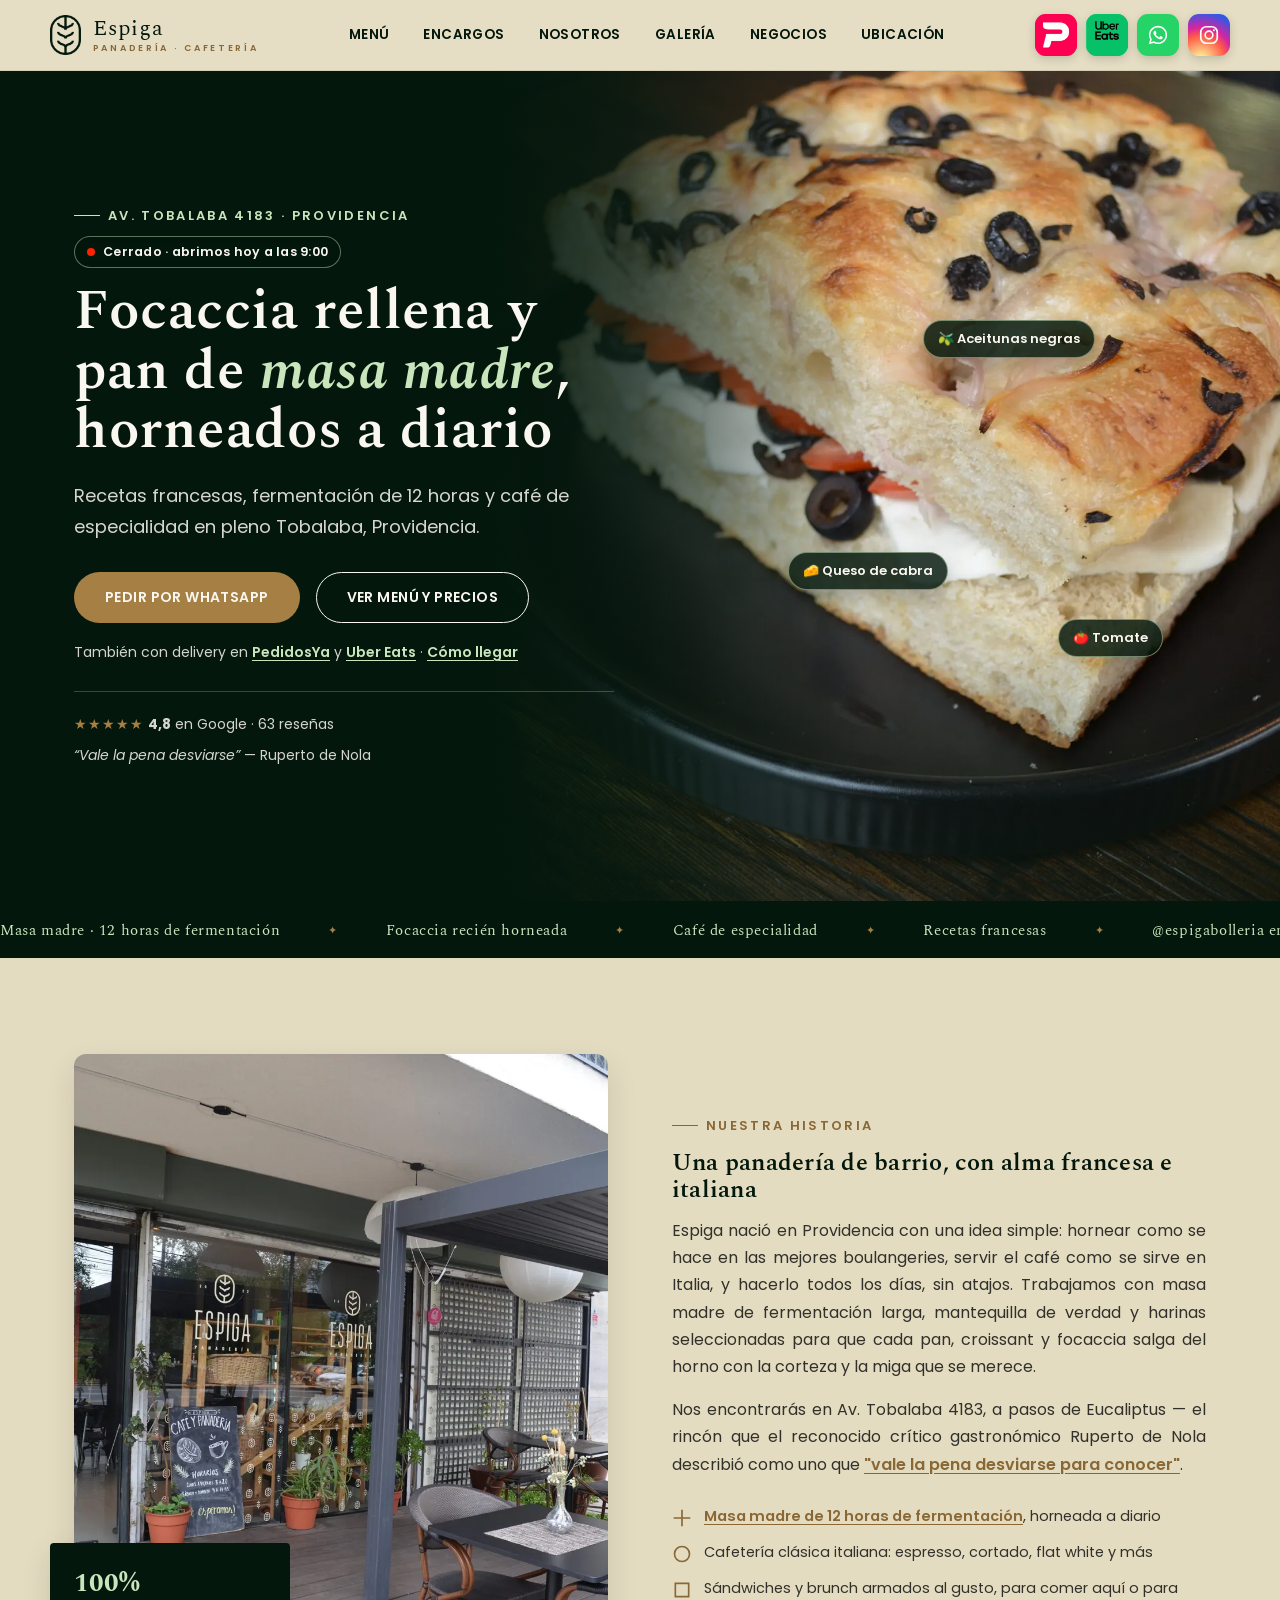
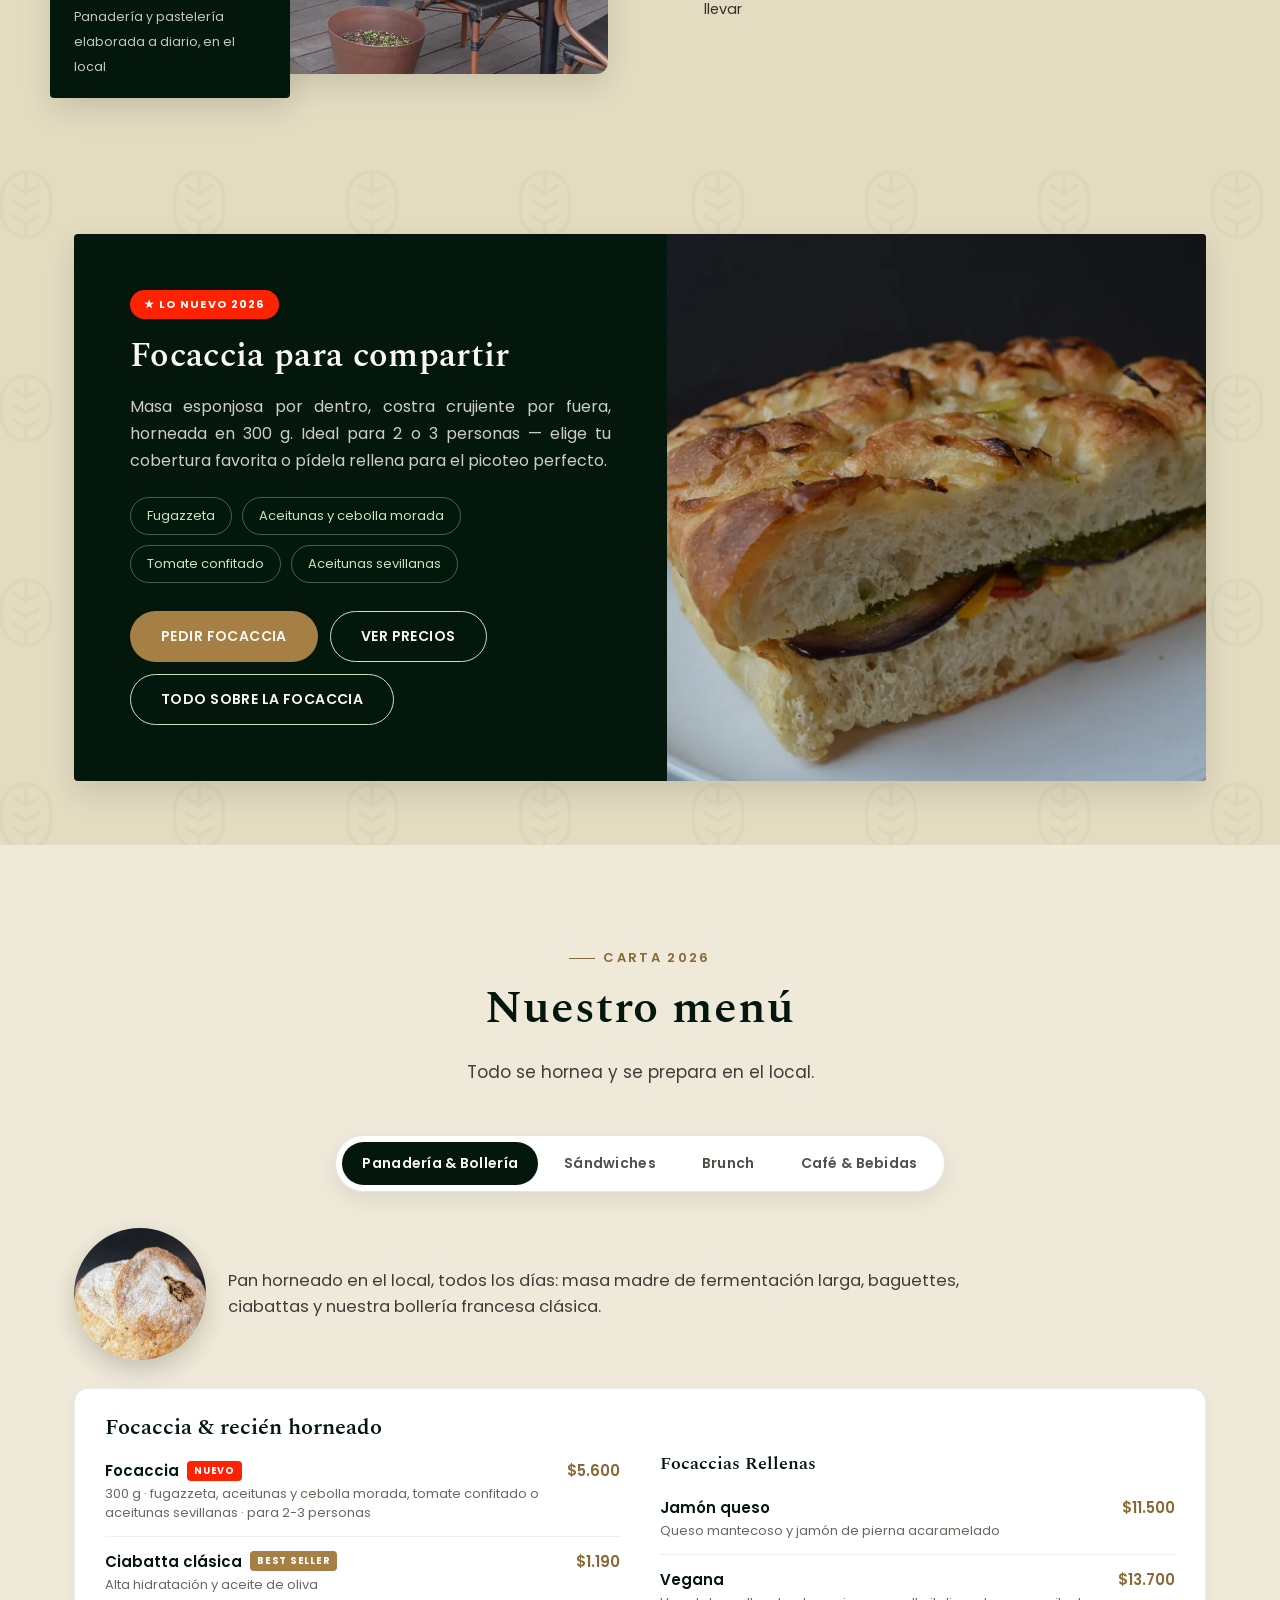
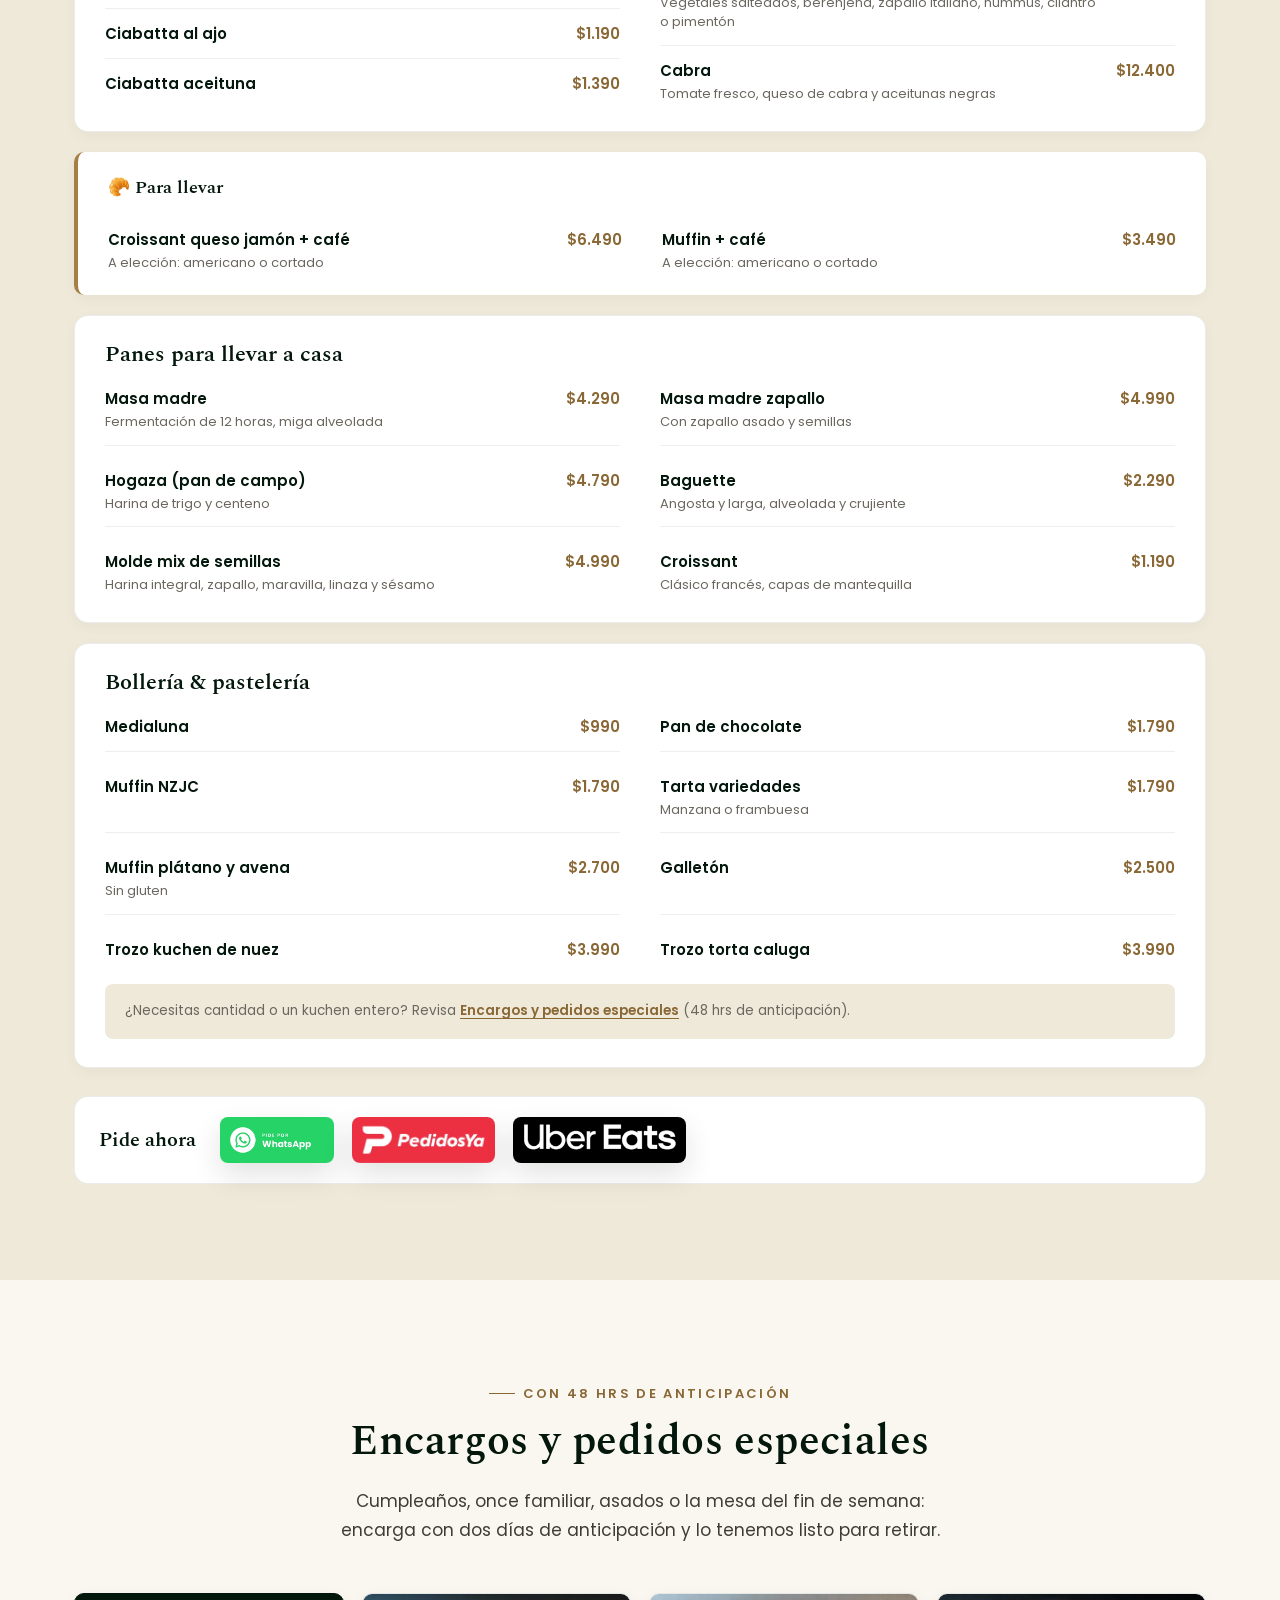
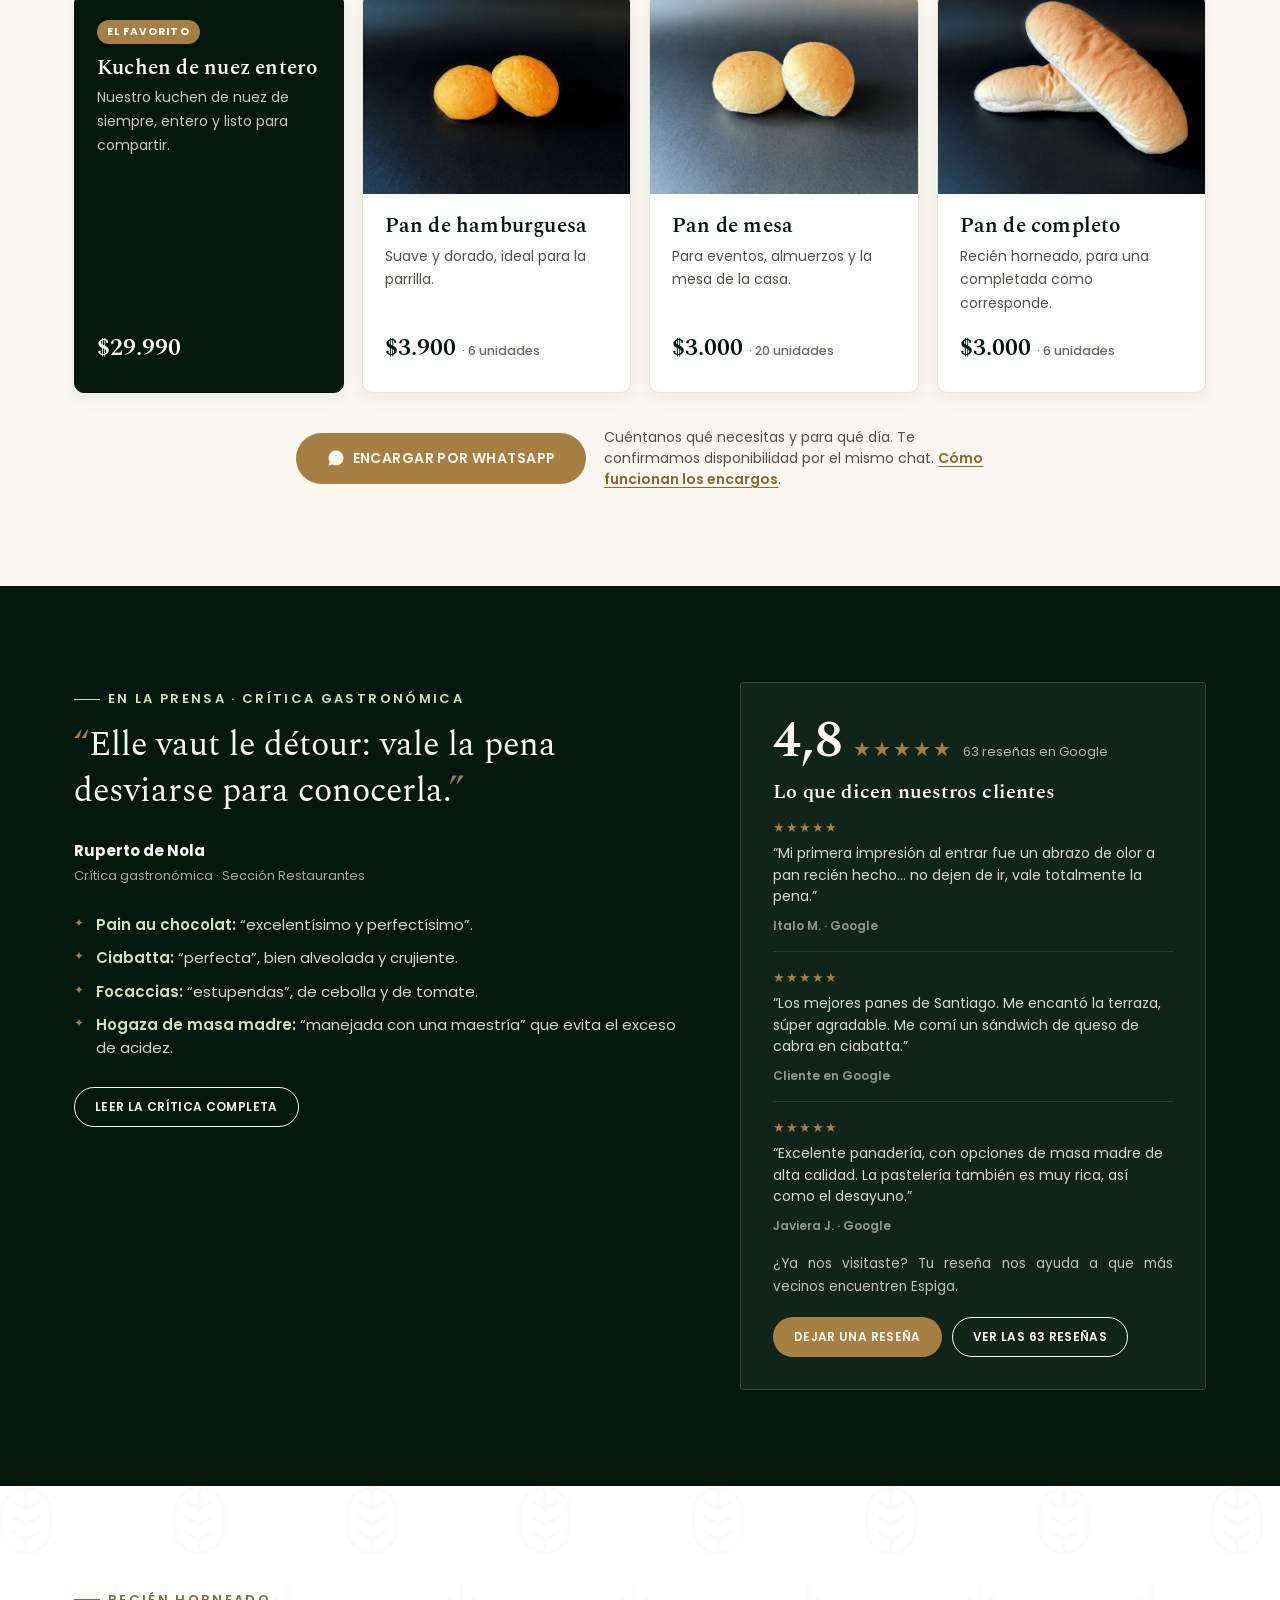
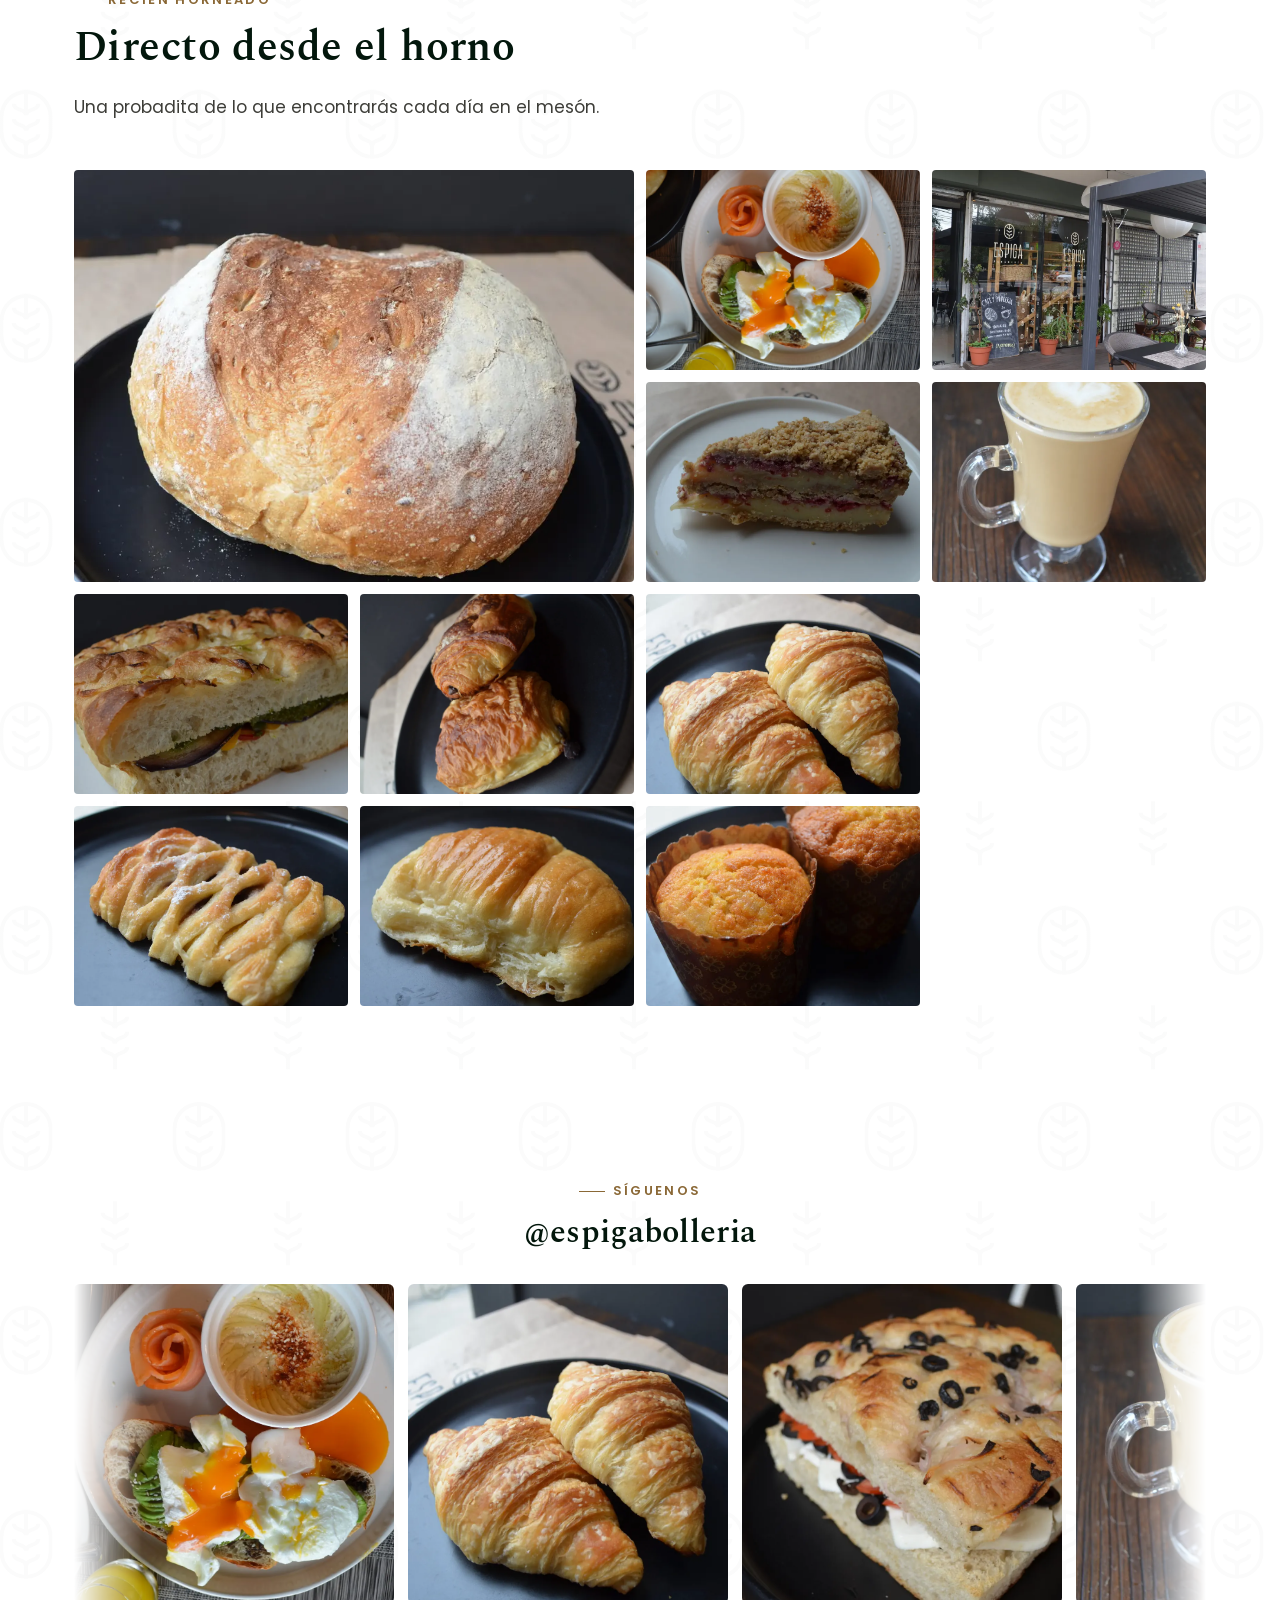
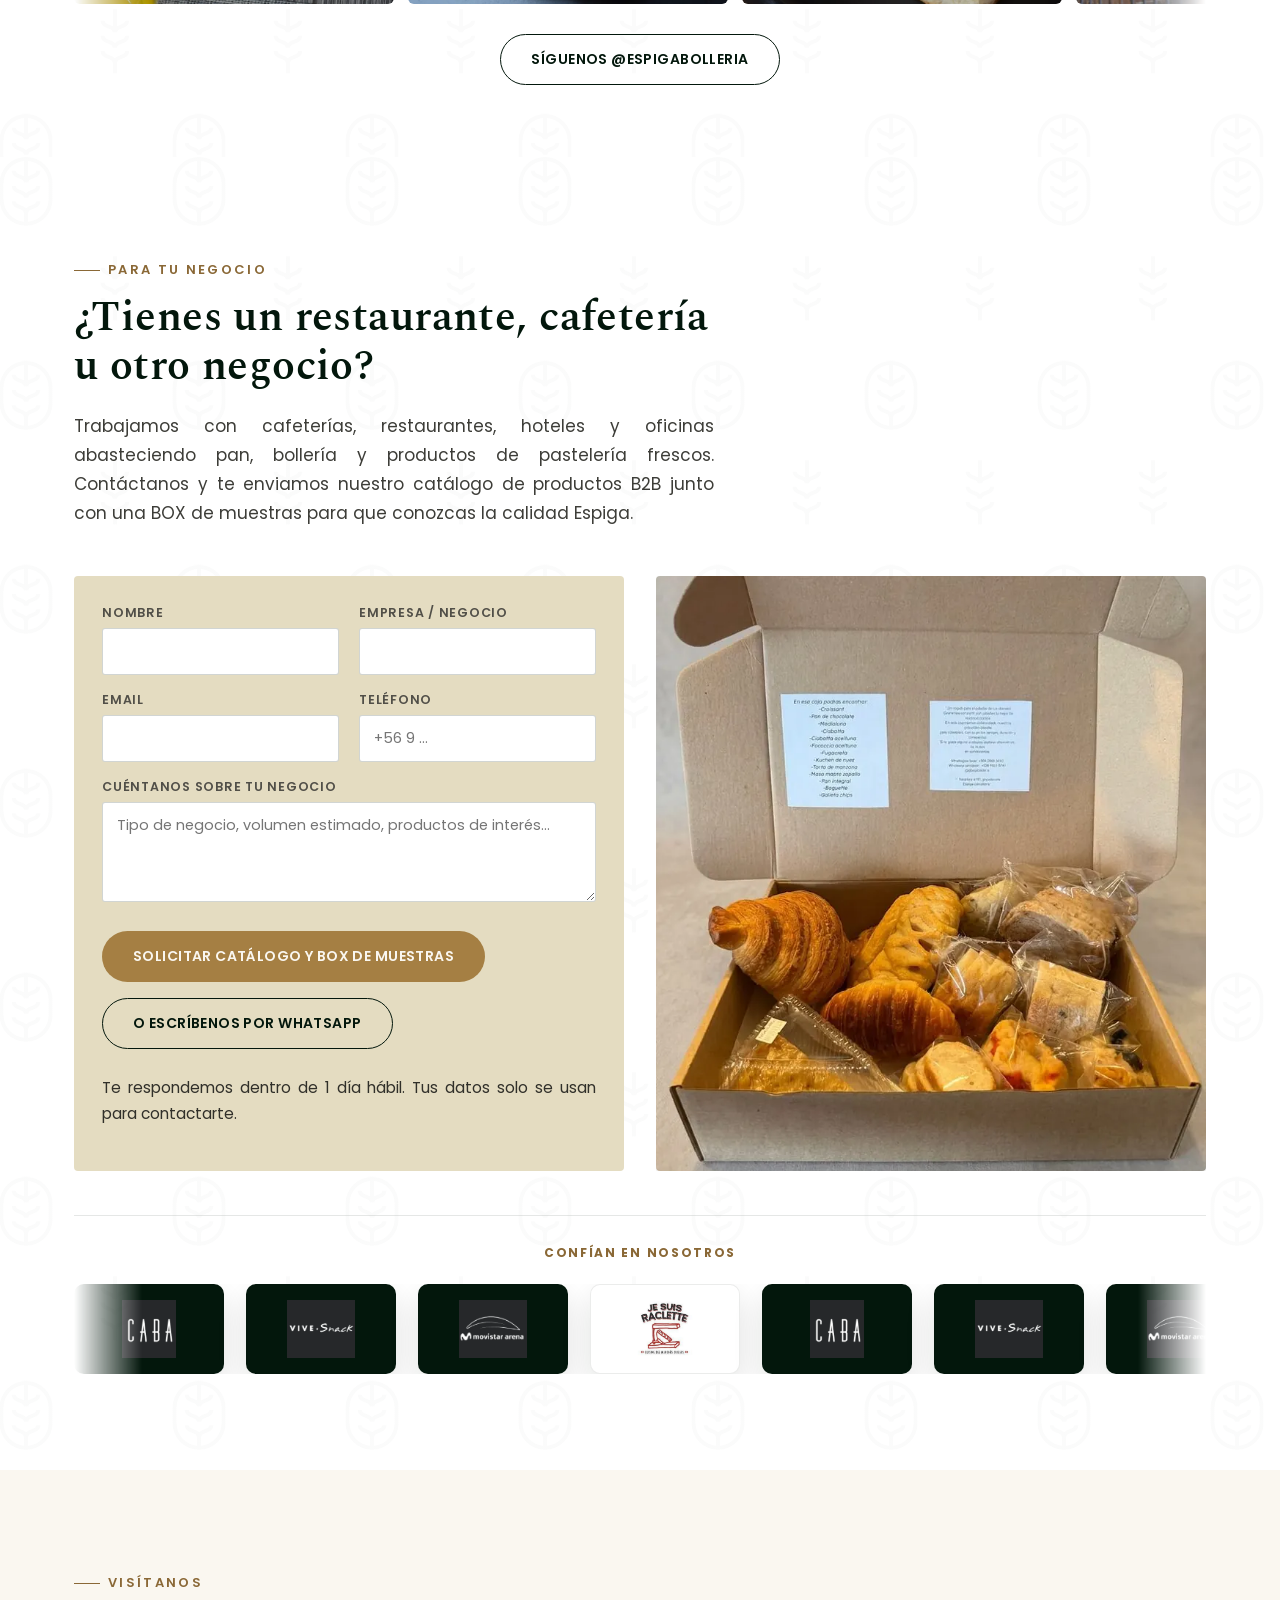
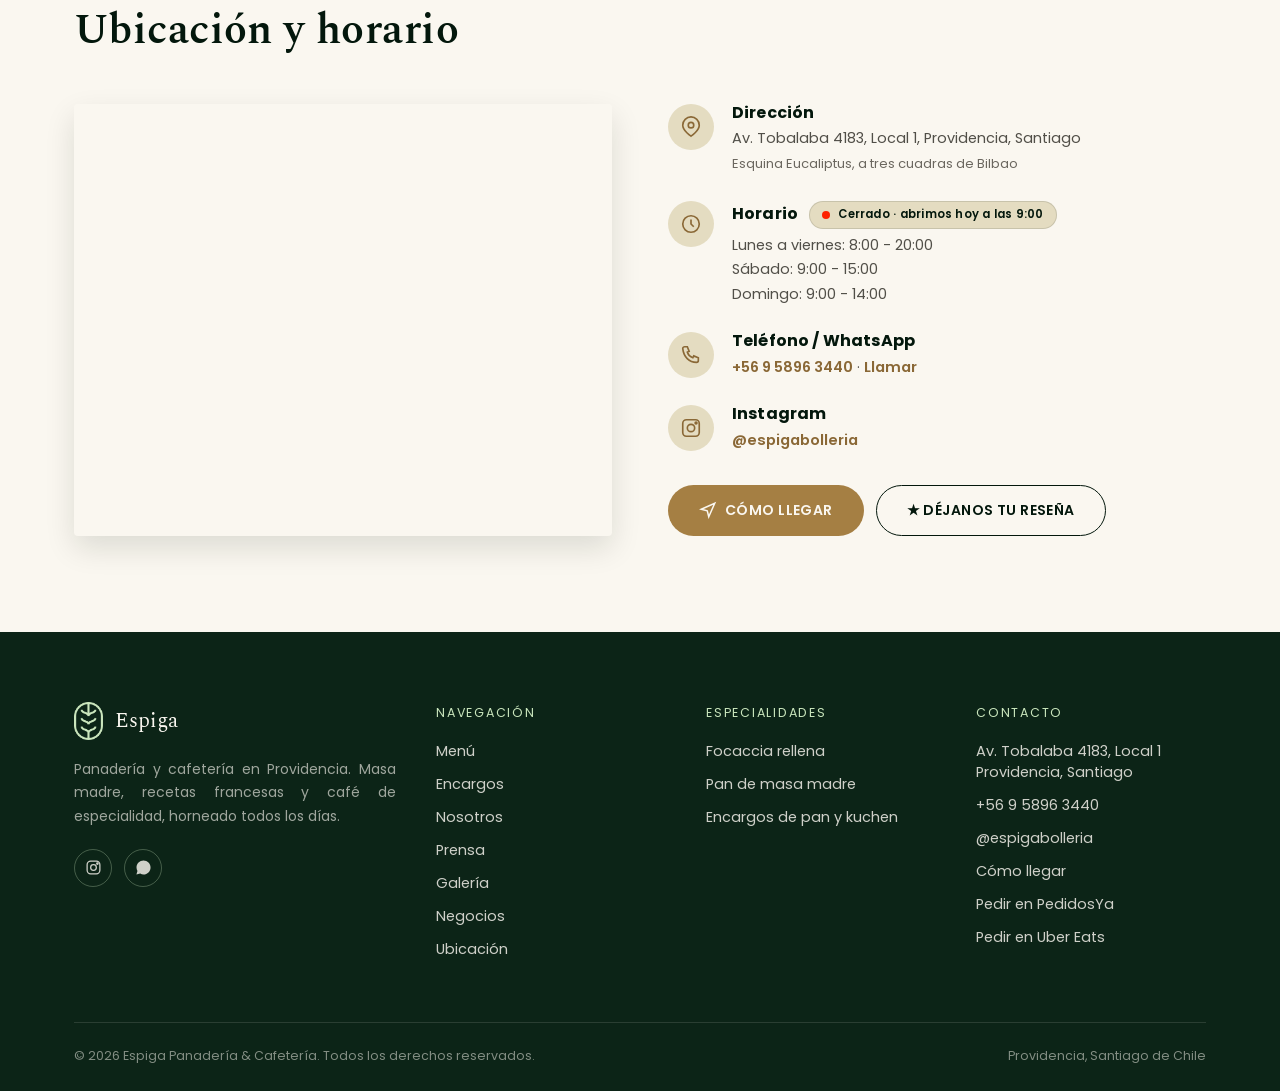
<file: index.html>
<!DOCTYPE html>
<html lang="es-CL">
<head>
  <!-- Google Tag Manager -->
  <script>(function(w,d,s,l,i){w[l]=w[l]||[];w[l].push({'gtm.start':
                                                        new Date().getTime(),event:'gtm.js'});var f=d.getElementsByTagName(s)[0],
  j=d.createElement(s),dl=l!='dataLayer'?'&l='+l:'';j.async=true;j.src=
  'https://www.googletagmanager.com/gtm.js?id='+i+dl;f.parentNode.insertBefore(j,f);
                              })(window,document,'script','dataLayer','GTM-N959W853');</script>
  <!-- End Google Tag Manager -->

  <!-- Google tag (gtag.js) -->
  <script async src="https://www.googletagmanager.com/gtag/js?id=G-MPP8X9K5NX"></script>
  <script>
      window.dataLayer = window.dataLayer || [];
      function gtag(){dataLayer.push(arguments);}
      gtag('js', new Date());

      gtag('config', 'G-MPP8X9K5NX');
  </script>

  <meta charset="UTF-8">
<meta name="viewport" content="width=device-width, initial-scale=1.0">
<title>Espiga Panadería y Cafetería en Providencia | Masa madre</title>
<link rel="canonical" href="https://espigabolleria.cl/">
<meta name="google-site-verification" content="mVOFO2lpXKuUA9fSUxZCCyu4GVOPodIMWjk3JoNu3Wg" />
<meta name="theme-color" content="#03170c">
<meta name="description" content="Panadería y cafetería en Av. Tobalaba 4183, Providencia: masa madre, focaccia rellena, croissants y café de especialidad. Pide por WhatsApp o delivery.">

<link rel="icon" type="image/png" href="assets/img/favicon.png">
<link rel="apple-touch-icon" href="assets/img/favicon.png">
<link rel="preload" as="image" href="assets/img/hero-ciabatta-aceituna.webp" fetchpriority="high">
<link rel="preconnect" href="https://fonts.googleapis.com">
<link rel="preconnect" href="https://fonts.gstatic.com" crossorigin>
<link href="https://fonts.googleapis.com/css2?family=Spectral:wght@400;500;600;700&family=Poppins:wght@400;500;600;700&display=swap" rel="stylesheet">
<link rel="stylesheet" href="css/style.css?v=9">

<!-- Open Graph / redes sociales -->
<meta property="og:title" content="Espiga Panadería &amp; Cafetería — Providencia">
<meta property="og:description" content="Masa madre, focaccia rellena, croissants y café de especialidad en Av. Tobalaba 4183, Providencia. Pide por WhatsApp, PedidosYa o Uber Eats.">
<meta property="og:image" content="https://espigabolleria.cl/assets/img/og-espiga.jpg">
<meta property="og:image:width" content="1200">
<meta property="og:image:height" content="630">
<meta property="og:image:alt" content="Focaccia rellena de Espiga Panadería">
<meta property="og:url" content="https://espigabolleria.cl/">
<meta property="og:type" content="website">
<meta property="og:locale" content="es_CL">
<meta property="og:site_name" content="Espiga Panadería &amp; Cafetería">
<meta name="twitter:card" content="summary_large_image">
<meta name="twitter:title" content="Espiga Panadería &amp; Cafetería — Providencia">
<meta name="twitter:description" content="Masa madre, focaccia rellena y café de especialidad en Av. Tobalaba 4183, Providencia.">
<meta name="twitter:image" content="https://espigabolleria.cl/assets/img/og-espiga.jpg">

<!-- Datos estructurados (Google y buscadores con IA) -->
<script type="application/ld+json">
{
  "@context": "https://schema.org",
  "@type": "Bakery",
  "@id": "https://espigabolleria.cl/#negocio",
  "name": "Espiga Panadería & Cafetería",
  "alternateName": ["Espiga Bollería", "Espiga"],
  "url": "https://espigabolleria.cl/",
  "image": ["https://espigabolleria.cl/assets/img/og-espiga.jpg", "https://espigabolleria.cl/assets/img/g1-fachada.webp", "https://espigabolleria.cl/assets/img/hero-ciabatta-aceituna.webp"],
  "logo": "https://espigabolleria.cl/assets/img/isotipo-dark.png",
  "description": "Panadería y cafetería de barrio en Providencia: masa madre de fermentación larga, recetas francesas, focaccia rellena, croissants y café de especialidad.",
  "telephone": "+56958963440",
  "email": "ventas@espigabolleria.cl",
  "priceRange": "$$",
  "servesCuisine": ["Panadería", "Pastelería", "Café", "Brunch"],
  "address": {
    "@type": "PostalAddress",
    "streetAddress": "Av. Tobalaba 4183, Local 1",
    "addressLocality": "Providencia",
    "addressRegion": "Región Metropolitana",
    "postalCode": "7510786",
    "addressCountry": "CL"
  },
  "geo": {"@type": "GeoCoordinates", "latitude": -33.4337174, "longitude": -70.5831512},
  "hasMap": "https://www.google.com/maps?cid=14361890085651309021",
  "menu": "https://espigabolleria.cl/#menu",
  "acceptsReservations": false,
  "openingHoursSpecification": [
    {"@type": "OpeningHoursSpecification", "dayOfWeek": ["Monday","Tuesday","Wednesday","Thursday","Friday"], "opens": "08:00", "closes": "20:00"},
    {"@type": "OpeningHoursSpecification", "dayOfWeek": "Saturday", "opens": "09:00", "closes": "15:00"},
    {"@type": "OpeningHoursSpecification", "dayOfWeek": "Sunday", "opens": "09:00", "closes": "14:00"}
  ],
  "potentialAction": {
    "@type": "OrderAction",
    "target": [
      {"@type": "EntryPoint", "urlTemplate": "https://www.pedidosya.cl/restaurantes/santiago/espiga-panaderia-e71de2d0-ff0e-44c2-8fc5-16a61043ae1c-menu"},
      {"@type": "EntryPoint", "urlTemplate": "https://www.ubereats.com/cl/store/espiga-panaderia-santiago/zALc1uJ6V3Go2YLQgG5O0g"}
    ]
  },
  "sameAs": ["https://instagram.com/espigabolleria"]
}
</script>
</head>
<body>
<!-- Google Tag Manager (noscript) -->
  <noscript><iframe src="https://www.googletagmanager.com/ns.html?id=GTM-N959W853" height="0" width="0" style="display:none;visibility:hidden"></iframe></noscript>
  <!-- End Google Tag Manager (noscript) -->
<a class="skip-link" href="#menu">Saltar al menú</a>
<!-- ===================== HEADER ===================== -->
<header class="site-header">
  <div class="container header-inner">
    <a href="#inicio" class="brand">
      <img src="assets/img/isotipo-dark.webp" alt="Espiga Panadería" width="31" height="40">
      <span class="brand-word">Espiga<small>Panadería · Cafetería</small></span>
    </a>

    <nav class="main-nav" id="main-nav" aria-label="Principal">
      <a href="#menu">Menú</a>
      <a href="#encargos">Encargos</a>
      <a href="#nosotros">Nosotros</a>
      <a href="#galeria">Galería</a>
      <a href="#negocios">Negocios</a>
      <a href="#ubicacion">Ubicación</a>
      <a href="https://wa.me/56958963440?text=Hola%20Espiga%2C%20quiero%20hacer%20un%20pedido%3A%20" target="_blank" rel="noopener" class="btn btn-gold btn-sm nav-cta" data-track="whatsapp" data-loc="menu_movil">Pedir por WhatsApp</a>
    </nav>

    <div class="header-actions">
      <div class="order-links">
        <a class="order-icon oi-pedidosya" data-track="pedidosya" data-loc="header" href="https://www.pedidosya.cl/restaurantes/santiago/espiga-panaderia-e71de2d0-ff0e-44c2-8fc5-16a61043ae1c-menu" target="_blank" rel="noopener" aria-label="Pedir en PedidosYa" title="Pedir en PedidosYa">
          <img src="assets/img/pedidosya-short.webp" alt="" width="42" height="42">
        </a>
        <a class="order-icon oi-ubereats" data-track="ubereats" data-loc="header" href="https://www.ubereats.com/cl/store/espiga-panaderia-santiago/zALc1uJ6V3Go2YLQgG5O0g" target="_blank" rel="noopener" aria-label="Pedir en Uber Eats" title="Pedir en Uber Eats">
          <img src="assets/img/ubereats-short.webp" alt="" width="42" height="42">
        </a>
        <a class="order-icon oi-whatsapp" data-track="whatsapp" data-loc="header" href="https://wa.me/56958963440?text=Hola%20Espiga%2C%20quiero%20hacer%20un%20pedido%3A%20" target="_blank" rel="noopener" aria-label="Escríbenos por WhatsApp" title="WhatsApp">
          <svg viewBox="0 0 24 24" fill="currentColor"><path d="M12.04 2C6.58 2 2.13 6.45 2.13 11.91c0 1.75.46 3.45 1.32 4.95L2 22l5.29-1.39a9.9 9.9 0 0 0 4.75 1.21h.01c5.46 0 9.91-4.45 9.91-9.91C21.96 6.45 17.5 2 12.04 2zm0 18.14h-.01a8.2 8.2 0 0 1-4.19-1.15l-.3-.18-3.14.82.84-3.06-.2-.32a8.18 8.18 0 0 1-1.26-4.34c0-4.53 3.69-8.22 8.24-8.22 2.2 0 4.27.86 5.82 2.42a8.17 8.17 0 0 1 2.41 5.81c0 4.53-3.69 8.22-8.21 8.22zm4.51-6.16c-.25-.12-1.46-.72-1.68-.8-.23-.08-.39-.12-.56.12-.16.25-.64.8-.79.96-.14.16-.29.18-.54.06-.25-.12-1.04-.38-1.98-1.22-.73-.65-1.23-1.46-1.37-1.7-.14-.25-.02-.38.11-.5.11-.11.25-.29.37-.43.12-.14.16-.25.25-.41.08-.16.04-.31-.02-.43-.06-.12-.56-1.34-.76-1.83-.2-.48-.41-.42-.56-.42-.14 0-.31-.02-.47-.02-.16 0-.43.06-.66.31-.22.25-.87.85-.87 2.08 0 1.22.89 2.4 1.01 2.57.12.16 1.75 2.67 4.25 3.74.59.26 1.06.41 1.42.52.6.19 1.14.16 1.57.1.48-.07 1.46-.6 1.67-1.18.2-.58.2-1.07.14-1.18-.06-.1-.22-.16-.47-.28z"/></svg>
        </a>
        <a class="order-icon oi-instagram" data-track="instagram" data-loc="header" href="https://instagram.com/espigabolleria" target="_blank" rel="noopener" aria-label="Síguenos en Instagram" title="Instagram">
          <svg viewBox="0 0 24 24" fill="none" stroke="#fff" stroke-width="1.8"><rect x="3" y="3" width="18" height="18" rx="6"/><circle cx="12" cy="12" r="4.2"/><circle cx="17.3" cy="6.7" r="1.1" fill="#fff" stroke="none"/></svg>
        </a>
      </div>
      <button class="burger" aria-label="Abrir menú" aria-expanded="false" aria-controls="main-nav"><span></span><span></span><span></span></button>
    </div>
  </div>
</header>

<!-- ===================== HERO ===================== -->
<section class="hx hx-b" id="inicio">
  <div class="hx-photo">
    <img src="assets/img/hero-ciabatta-aceituna.webp" alt="Focaccia rellena de Espiga con aceitunas negras, queso de cabra y tomate" width="1325" height="2000" fetchpriority="high">
    <span class="hx-tag" style="top:30%; left:55%;">🫒 Aceitunas negras</span>
    <span class="hx-tag" style="top:58%; left:38%;">🧀 Queso de cabra</span>
    <span class="hx-tag" style="top:66%; left:72%;">🍅 Tomate</span>
  </div>
  <div class="container hx-copy">
    <div class="hero-meta">
      <div class="eyebrow">Av. Tobalaba 4183 · Providencia</div>
      <span class="open-status" data-open-status aria-live="polite"></span>
    </div>
    <h1>Focaccia rellena y pan de <em>masa madre</em>, horneados a diario</h1>
    <p class="lead">Recetas francesas, fermentación de 12 horas y café de especialidad en pleno Tobalaba, Providencia.</p>
    <div class="hero-actions">
      <a href="https://wa.me/56958963440?text=Hola%20Espiga%2C%20quiero%20hacer%20un%20pedido%3A%20" target="_blank" rel="noopener" class="btn btn-gold" data-track="whatsapp" data-loc="hero">Pedir por WhatsApp</a>
      <a href="#menu" class="btn btn-outline">Ver menú y precios</a>
    </div>
    <p class="hero-sub">También con delivery en <a href="https://www.pedidosya.cl/restaurantes/santiago/espiga-panaderia-e71de2d0-ff0e-44c2-8fc5-16a61043ae1c-menu" target="_blank" rel="noopener" data-track="pedidosya" data-loc="hero">PedidosYa</a> y <a href="https://www.ubereats.com/cl/store/espiga-panaderia-santiago/zALc1uJ6V3Go2YLQgG5O0g" target="_blank" rel="noopener" data-track="ubereats" data-loc="hero">Uber Eats</a> · <a href="https://www.google.com/maps/dir/?api=1&amp;destination=Espiga+Panader%C3%ADa+Av.+Tobalaba+4183+Providencia" target="_blank" rel="noopener" data-track="maps" data-loc="hero">Cómo llegar</a></p>
    <ul class="hx-proof">
      <li><span class="hx-stars" aria-hidden="true">★★★★★</span> <strong>4,8</strong> en Google · 63 reseñas</li>
      <li><em>“Vale la pena desviarse”</em> — Ruperto de Nola</li>
    </ul>
  </div>
</section>

<!-- ===================== STRIP (link a Instagram) ===================== -->
<a class="strip" data-track="instagram" data-loc="strip" href="https://instagram.com/espigabolleria" target="_blank" rel="noopener" aria-label="Síguenos en Instagram @espigabolleria">
  <div class="strip-track">
    <span>Masa madre · 12 horas de fermentación</span>
    <span>Focaccia recién horneada</span>
    <span>Café de especialidad</span>
    <span>Recetas francesas</span>
    <span>@espigabolleria en Instagram</span>
    <span>Masa madre · 12 horas de fermentación</span>
    <span>Focaccia recién horneada</span>
    <span>Café de especialidad</span>
    <span>Recetas francesas</span>
    <span>@espigabolleria en Instagram</span>
  </div>
</a>

<!-- ===================== NOSOTROS ===================== -->
<section class="section about wheat-pattern" id="nosotros">
  <div class="container about-grid">
    <div class="about-media">
      <div class="about-frame">
        <div class="photo-slider" data-interval="4200">
          <div class="photo-slider-track">
            <img src="assets/img/g1-fachada.webp" alt="Fachada y terraza de Espiga Panadería en Av. Tobalaba, Providencia" width="927" height="1400" loading="lazy">
            <img src="assets/img/g8-croissants-real.webp" alt="Croissants recién horneados en Espiga" width="927" height="1400" loading="lazy">
            <img src="assets/img/g5-latte.webp" alt="Latte con latte art en Espiga" width="927" height="1400" loading="lazy">
            <img src="assets/img/g7-pan-campo.webp" alt="Pan de campo de masa madre de Espiga" width="927" height="1400" loading="lazy">
          </div>
        </div>
      </div>
      <div class="tag-card">
        <strong>100%</strong>
        <span>Panadería y pastelería elaborada a diario, en el local</span>
      </div>
    </div>
    <div class="about-copy">
      <div class="eyebrow">Nuestra historia</div>
      <h2>Una panadería de barrio, con alma francesa e italiana</h2>
      <p>Espiga nació en Providencia con una idea simple: hornear como se hace en las mejores boulangeries, servir el café como se sirve en Italia, y hacerlo todos los días, sin atajos. Trabajamos con masa madre de fermentación larga, mantequilla de verdad y harinas seleccionadas para que cada pan, croissant y focaccia salga del horno con la corteza y la miga que se merece.</p>
      <p>Nos encontrarás en Av. Tobalaba 4183, a pasos de Eucaliptus — el rincón que el reconocido crítico gastronómico Ruperto de Nola describió como uno que <a href="#prensa" class="text-link">"vale la pena desviarse para conocer"</a>.</p>
      <ul class="about-list">
        <li><svg viewBox="0 0 24 24" fill="none" stroke="currentColor" stroke-width="2"><path d="M12 2v20M2 12h20"/></svg> <span><a href="/pan-masa-madre-providencia.html" class="text-link">Masa madre de 12 horas de fermentación</a>, horneada a diario</span></li>
        <li><svg viewBox="0 0 24 24" fill="none" stroke="currentColor" stroke-width="2"><circle cx="12" cy="12" r="9"/></svg> Cafetería clásica italiana: espresso, cortado, flat white y más</li>
        <li><svg viewBox="0 0 24 24" fill="none" stroke="currentColor" stroke-width="2"><path d="M4 4h16v16H4z"/></svg> Sándwiches y brunch armados al gusto, para comer aquí o para llevar</li>
      </ul>
    </div>
  </div>
</section>

<!-- ===================== LO NUEVO / FOCACCIA ===================== -->
<section class="section section-tight menu-section">
  <div class="container">
    <div class="feature-banner">
      <div class="feature-banner-copy">
        <span class="badge">★ Lo nuevo 2026</span>
        <h3>Focaccia para compartir</h3>
        <p>Masa esponjosa por dentro, costra crujiente por fuera, horneada en 300 g. Ideal para 2 o 3 personas — elige tu cobertura favorita o pídela rellena para el picoteo perfecto.</p>
        <div class="feature-price-row">
          <span>Fugazzeta</span>
          <span>Aceitunas y cebolla morada</span>
          <span>Tomate confitado</span>
          <span>Aceitunas sevillanas</span>
        </div>
        <div class="feature-actions">
          <a href="https://wa.me/56958963440?text=Hola%20Espiga%2C%20quiero%20pedir%20una%20focaccia%3A%20" target="_blank" rel="noopener" class="btn btn-gold" data-track="whatsapp" data-loc="focaccia">Pedir focaccia</a>
          <a href="#menu" class="btn btn-outline" style="border-color:#c9e5bc;">Ver precios</a>
          <a href="/focaccia-rellena.html" class="btn btn-outline" style="border-color:#c9e5bc;">Todo sobre la focaccia</a>
        </div>
      </div>
      <div class="feature-banner-img">
        <div class="photo-slider" data-interval="3800" data-shuffle="true">
          <div class="photo-slider-track">
            <img width="1400" height="927" src="assets/img/banner-focaccia-vegana.webp" alt="Focaccia vegana rellena Espiga" loading="lazy">
            <img width="927" height="1400" src="assets/img/banner-focaccia.webp" alt="Focaccia con aceitunas, tomate y mozzarella Espiga" loading="lazy">
            <img width="927" height="1400" src="assets/img/focaccia-scrub-3.webp" alt="Focaccia rellena de jamón y queso Espiga" loading="lazy">
            <img width="927" height="1400" src="assets/img/g6-focaccia-vegana.webp" alt="Focaccia vegana con pesto y berenjena" loading="lazy">
          </div>
        </div>
      </div>
    </div>
  </div>
</section>

    
<!-- ===================== MENÚ ===================== -->
<section class="section menu-section" id="menu">
  <div class="container">
    <div class="menu-head-highlight" style="margin-left:auto;margin-right:auto;"><div class="section-head center">
      <div class="eyebrow" style="justify-content:center;">Carta 2026</div>
      <h2>Nuestro menú</h2>
      <p>Todo se hornea y se prepara en el local.</p>
    </div>

    <div class="menu-tabs" role="tablist">
      <button class="menu-tab active" role="tab" aria-selected="true" aria-controls="panel-panaderia" data-target="panel-panaderia">Panadería &amp; Bollería</button>
      <button class="menu-tab" role="tab" aria-selected="false" aria-controls="panel-sandwiches" data-target="panel-sandwiches">Sándwiches</button>
      <button class="menu-tab" role="tab" aria-selected="false" aria-controls="panel-brunch" data-target="panel-brunch">Brunch</button>
      <button class="menu-tab" role="tab" aria-selected="false" aria-controls="panel-cafe" data-target="panel-cafe">Café &amp; Bebidas</button>
    </div></div>

    <div class="menu-panels">

      <!-- PANADERÍA Y BOLLERÍA -->
      <div class="menu-panel active" id="panel-panaderia" role="tabpanel">
        <div class="menu-panel-head">
          <img src="assets/img/cat-masa-madre.webp" alt="Pan de masa madre recién horneado en Espiga" width="180" height="140" loading="lazy">
          <p>Pan horneado en el local, todos los días: masa madre de fermentación larga, baguettes, ciabattas y nuestra bollería francesa clásica.</p>
        </div>

        <div class="menu-group">
          <h3>Focaccia &amp; recién horneado</h3>
          <div class="menu-split">
            <div class="menu-col">
              <div class="menu-item"><div><div class="menu-item-name">Focaccia <span class="menu-new-tag">Nuevo</span></div><div class="menu-item-desc">300 g · fugazzeta, aceitunas y cebolla morada, tomate confitado o aceitunas sevillanas · para 2-3 personas</div></div><div class="menu-item-price">$5.600</div></div>
              <div class="menu-item"><div><div class="menu-item-name">Ciabatta clásica <span class="menu-new-tag" style="background:var(--gold);">Best seller</span></div><div class="menu-item-desc">Alta hidratación y aceite de oliva</div></div><div class="menu-item-price">$1.190</div></div>
              <div class="menu-item"><div><div class="menu-item-name">Ciabatta al ajo</div></div><div class="menu-item-price">$1.190</div></div>
              <div class="menu-item"><div><div class="menu-item-name">Ciabatta aceituna</div></div><div class="menu-item-price">$1.390</div></div>
            </div>
            <div class="menu-col">
              <div class="menu-col-title">Focaccias Rellenas</div>
              <div class="menu-item"><div><div class="menu-item-name">Jamón queso</div><div class="menu-item-desc">Queso mantecoso y jamón de pierna acaramelado</div></div><div class="menu-item-price">$11.500</div></div>
              <div class="menu-item"><div><div class="menu-item-name">Vegana</div><div class="menu-item-desc">Vegetales salteados, berenjena, zapallo italiano, hummus, cilantro o pimentón</div></div><div class="menu-item-price">$13.700</div></div>
              <div class="menu-item"><div><div class="menu-item-name">Cabra</div><div class="menu-item-desc">Tomate fresco, queso de cabra y aceitunas negras</div></div><div class="menu-item-price">$12.400</div></div>
            </div>
          </div>
        </div>

        <div class="menu-group">
          <div class="menu-callout">
            <div class="menu-callout-title">🥐 Para llevar</div>
            <div class="menu-grid">
              <div class="menu-item"><div><div class="menu-item-name">Croissant queso jamón + café</div><div class="menu-item-desc">A elección: americano o cortado</div></div><div class="menu-item-price">$6.490</div></div>
              <div class="menu-item"><div><div class="menu-item-name">Muffin + café</div><div class="menu-item-desc">A elección: americano o cortado</div></div><div class="menu-item-price">$3.490</div></div>
            </div>
          </div>
        </div>

        <div class="menu-group">
          <h3>Panes para llevar a casa</h3>
          <div class="menu-grid">
            <div class="menu-item"><div><div class="menu-item-name">Masa madre</div><div class="menu-item-desc">Fermentación de 12 horas, miga alveolada</div></div><div class="menu-item-price">$4.290</div></div>
            <div class="menu-item"><div><div class="menu-item-name">Masa madre zapallo</div><div class="menu-item-desc">Con zapallo asado y semillas</div></div><div class="menu-item-price">$4.990</div></div>
            <div class="menu-item"><div><div class="menu-item-name">Hogaza (pan de campo)</div><div class="menu-item-desc">Harina de trigo y centeno</div></div><div class="menu-item-price">$4.790</div></div>
            <div class="menu-item"><div><div class="menu-item-name">Baguette</div><div class="menu-item-desc">Angosta y larga, alveolada y crujiente</div></div><div class="menu-item-price">$2.290</div></div>
            <div class="menu-item"><div><div class="menu-item-name">Molde mix de semillas</div><div class="menu-item-desc">Harina integral, zapallo, maravilla, linaza y sésamo</div></div><div class="menu-item-price">$4.990</div></div>
            <div class="menu-item"><div><div class="menu-item-name">Croissant</div><div class="menu-item-desc">Clásico francés, capas de mantequilla</div></div><div class="menu-item-price">$1.190</div></div>
          </div>
        </div>

        <div class="menu-group">
          <h3>Bollería &amp; pastelería</h3>
          <div class="menu-grid">
            <div class="menu-item"><div><div class="menu-item-name">Medialuna</div></div><div class="menu-item-price">$990</div></div>
            <div class="menu-item"><div><div class="menu-item-name">Pan de chocolate</div></div><div class="menu-item-price">$1.790</div></div>
            <div class="menu-item"><div><div class="menu-item-name">Muffin NZJC</div></div><div class="menu-item-price">$1.790</div></div>
            <div class="menu-item"><div><div class="menu-item-name">Tarta variedades</div><div class="menu-item-desc">Manzana o frambuesa</div></div><div class="menu-item-price">$1.790</div></div>
            <div class="menu-item"><div><div class="menu-item-name">Muffin plátano y avena</div><div class="menu-item-desc">Sin gluten</div></div><div class="menu-item-price">$2.700</div></div>
            <div class="menu-item"><div><div class="menu-item-name">Galletón</div></div><div class="menu-item-price">$2.500</div></div>
            <div class="menu-item"><div><div class="menu-item-name">Trozo kuchen de nuez</div></div><div class="menu-item-price">$3.990</div></div>
            <div class="menu-item"><div><div class="menu-item-name">Trozo torta caluga</div></div><div class="menu-item-price">$3.990</div></div>
          </div>
          <p class="menu-note">¿Necesitas cantidad o un kuchen entero? Revisa <a href="#encargos" class="text-link">Encargos y pedidos especiales</a> (48 hrs de anticipación).</p>
        </div>
      </div>

      <!-- SÁNDWICHES -->
      <div class="menu-panel" id="panel-sandwiches" role="tabpanel">
        <div class="menu-panel-head">
          <img src="assets/img/cat-ciabatta.webp" alt="Ciabattas recién horneadas para armar tu sándwich en Espiga" width="180" height="140" loading="lazy">
          <p>Arma tu sándwich a tu gusto: elige el pan, tu relleno favorito y suma los extras que quieras.</p>
        </div>
        <div class="menu-group">
          <h3>Arma tu sándwich — elige el pan</h3>
          <div class="menu-grid">
            <div class="menu-item"><div><div class="menu-item-name">Ciabatta / al ajo</div></div><div class="menu-item-price">$1.190</div></div>
            <div class="menu-item"><div><div class="menu-item-name">Ciabatta aceituna</div></div><div class="menu-item-price">$1.390</div></div>
            <div class="menu-item"><div><div class="menu-item-name">½ Baguette</div></div><div class="menu-item-price">$1.190</div></div>
            <div class="menu-item"><div><div class="menu-item-name">Croissant</div></div><div class="menu-item-price">$1.190</div></div>
          </div>
        </div>
        <div class="menu-group">
          <h3>Y tu relleno favorito</h3>
          <div class="menu-grid">
            <div class="menu-item"><div><div class="menu-item-name">Jamón queso</div><div class="menu-item-desc">Queso mantecoso y jamón de pierna acaramelado</div></div><div class="menu-item-price">$5.000</div></div>
            <div class="menu-item"><div><div class="menu-item-name">Cabra</div><div class="menu-item-desc">Tomate fresco, queso de cabra y aceitunas negras</div></div><div class="menu-item-price">$5.800</div></div>
            <div class="menu-item"><div><div class="menu-item-name">Vegano</div><div class="menu-item-desc">Vegetales salteados, berenjena, zapallo italiano, hummus, cilantro o pimentón</div></div><div class="menu-item-price">$6.400</div></div>
            <div class="menu-item"><div><div class="menu-item-name">Salmón</div><div class="menu-item-desc">Ahumado en frío, palta, queso crema y ciboulette</div></div><div class="menu-item-price">$6.400</div></div>
            <div class="menu-item"><div><div class="menu-item-name">Roastbeef</div><div class="menu-item-desc">Cebolla caramelizada, pepinillos y mostaza</div></div><div class="menu-item-price">$6.400</div></div>
          </div>
        </div>
        <div class="menu-group">
          <h3>Extras</h3>
          <div class="menu-grid">
            <div class="menu-item"><div><div class="menu-item-name">Queso, tomate o palta</div></div><div class="menu-item-price">$1.500</div></div>
            <div class="menu-item"><div><div class="menu-item-name">Salmón, roastbeef o jamón acaramelado</div></div><div class="menu-item-price">$2.000</div></div>
            <div class="menu-item"><div><div class="menu-item-name">Mantequilla, mermelada, hummus, aderezos o huevo</div></div><div class="menu-item-price">$1.000</div></div>
          </div>
        </div>
      </div>

      <!-- BRUNCH -->
      <div class="menu-panel" id="panel-brunch" role="tabpanel">
        <div class="menu-panel-head">
          <img src="assets/img/g2-pochito.webp" alt="Pochito: brunch con huevos pochados" width="180" height="140" loading="lazy">
          <p>Disponible hasta las 13:00 hrs. Todos los brunch incluyen tu café favorito y un shot de jugo de naranja 100% natural.</p>
        </div>
        <div class="menu-group">
          <h3>Brunch</h3>
          <div class="menu-grid">
            <div class="menu-item"><div><div class="menu-item-name">Brunch tradicional</div><div class="menu-item-desc">Mix de tostadas, mantequilla, mermelada, huevos con jamón o palta, más medialuna y café</div></div><div class="menu-item-price">$10.200</div></div>
            <div class="menu-item"><div><div class="menu-item-name">Pochito</div><div class="menu-item-desc">2 huevos pochados, tostón de hogaza, salmón ahumado, palta, aderezos, hummus + pan de chocolate y café</div></div><div class="menu-item-price">$12.900</div></div>
            <div class="menu-item"><div><div class="menu-item-name">A la pinta</div><div class="menu-item-desc">Sándwich a elección con tarta de frambuesa o manzana y café</div></div><div class="menu-item-price">$12.900</div></div>
          </div>
        </div>
      </div>

      <!-- CAFÉ -->
      <div class="menu-panel" id="panel-cafe" role="tabpanel">
        <div class="menu-panel-head">
          <img src="assets/img/g5-latte.webp" alt="Latte con latte art en Espiga" width="180" height="140" loading="lazy">
          <p>Cafetería clásica italiana: espresso, cortado, flat white y nuestros "secretos de la casa".</p>
        </div>
        <div class="menu-group">
          <h3>Café</h3>
          <div class="menu-grid">
            <div class="menu-item"><div><div class="menu-item-name">Espresso</div></div><div class="menu-item-price">$1.900</div></div>
            <div class="menu-item"><div><div class="menu-item-name">Lungo</div></div><div class="menu-item-price">$2.000</div></div>
            <div class="menu-item"><div><div class="menu-item-name">Americano</div></div><div class="menu-item-price">$2.000</div></div>
            <div class="menu-item"><div><div class="menu-item-name">Macchiato</div></div><div class="menu-item-price">$2.200</div></div>
            <div class="menu-item"><div><div class="menu-item-name">Cortado</div></div><div class="menu-item-price">$2.700</div></div>
            <div class="menu-item"><div><div class="menu-item-name">Flat White</div></div><div class="menu-item-price">$2.700</div></div>
            <div class="menu-item"><div><div class="menu-item-name">Cappuccino</div></div><div class="menu-item-price">$3.200</div></div>
            <div class="menu-item"><div><div class="menu-item-name">Latte</div></div><div class="menu-item-price">$3.600</div></div>
          </div>
        </div>
        <div class="menu-group">
          <h3>Secretos de la casa</h3>
          <div class="menu-grid">
            <div class="menu-item"><div><div class="menu-item-name">Espresso naranja</div></div><div class="menu-item-price">$3.100</div></div>
            <div class="menu-item"><div><div class="menu-item-name">Caramel macchiato</div></div><div class="menu-item-price">$4.500</div></div>
            <div class="menu-item"><div><div class="menu-item-name">Espresso tonic</div></div><div class="menu-item-price">$4.500</div></div>
          </div>
        </div>
        <div class="menu-group">
          <h3>Bebidas</h3>
          <div class="menu-grid">
            <div class="menu-item"><div><div class="menu-item-name">Matcha latte</div></div><div class="menu-item-price">$5.900</div></div>
            <div class="menu-item"><div><div class="menu-item-name">Chai latte</div></div><div class="menu-item-price">$5.200</div></div>
            <div class="menu-item"><div><div class="menu-item-name">Té Twinings</div></div><div class="menu-item-price">$1.900</div></div>
            <div class="menu-item"><div><div class="menu-item-name">Té con leche</div></div><div class="menu-item-price">$2.200</div></div>
            <div class="menu-item"><div><div class="menu-item-name">Mokaccino</div></div><div class="menu-item-price">$3.500</div></div>
            <div class="menu-item"><div><div class="menu-item-name">Jugo de naranja natural</div></div><div class="menu-item-price">$3.500</div></div>
            <div class="menu-item"><div><div class="menu-item-name">Chocolate caliente</div></div><div class="menu-item-price">$4.700</div></div>
            <div class="menu-item"><div><div class="menu-item-name">Agua mineral o bebida en lata</div></div><div class="menu-item-price">$1.500</div></div>
          </div>
          <p class="menu-note">Extras: shot extra o descafeinado +$500 · syrup o bebida vegetal +$700 · versión "iced" +$500</p>
        </div>
      </div>

    </div>

    <div class="menu-cta">
      <span class="menu-cta-title">Pide ahora</span>
      <a href="https://wa.me/56958963440?text=Hola%20Espiga%2C%20quiero%20hacer%20un%20pedido%3A%20" target="_blank" rel="noopener" class="menu-cta-logo" data-track="whatsapp" data-loc="menu"><img src="assets/img/whatsapp-long.webp" alt="Pedir por WhatsApp" width="114" height="46" loading="lazy"></a>
      <a href="https://www.pedidosya.cl/restaurantes/santiago/espiga-panaderia-e71de2d0-ff0e-44c2-8fc5-16a61043ae1c-menu" target="_blank" rel="noopener" class="menu-cta-logo" data-track="pedidosya" data-loc="menu"><img src="assets/img/pedidosya-long.webp" alt="Pedir en PedidosYa" width="142" height="46" loading="lazy"></a>
      <a href="https://www.ubereats.com/cl/store/espiga-panaderia-santiago/zALc1uJ6V3Go2YLQgG5O0g" target="_blank" rel="noopener" class="menu-cta-logo" data-track="ubereats" data-loc="menu"><img src="assets/img/ubereats-long.png" alt="Pedir en Uber Eats" width="174" height="46" loading="lazy"></a>
    </div>
  </div>
</section>

<!-- ===================== ENCARGOS ===================== -->
<section class="section encargos-section" id="encargos">
  <div class="container">
    <div class="section-head center">
      <div class="eyebrow" style="justify-content:center;">Con 48 hrs de anticipación</div>
      <h2>Encargos y pedidos especiales</h2>
      <p>Cumpleaños, once familiar, asados o la mesa del fin de semana: encarga con dos días de anticipación y lo tenemos listo para retirar.</p>
    </div>
    <div class="encargos-grid">
      <article class="encargo-card encargo-card--destacado">
        <span class="encargo-badge">El favorito</span>
        <h3>Kuchen de nuez entero</h3>
        <p>Nuestro kuchen de nuez de siempre, entero y listo para compartir.</p>
        <div class="encargo-price"><span data-price-key="encargos|Kuchen de nuez entero">$29.990</span></div>
      </article>
      <article class="encargo-card encargo-card--foto">
        <img class="encargo-photo" src="assets/img/cat-pan-hamburguesa.webp" alt="Pan de hamburguesa de Espiga" width="1200" height="900" loading="lazy">
        <h3>Pan de hamburguesa</h3>
        <p>Suave y dorado, ideal para la parrilla.</p>
        <div class="encargo-price"><span data-price-key="encargos|Pan de hamburguesa (6 un.)">$3.900</span> <small>· 6 unidades</small></div>
      </article>
      <article class="encargo-card encargo-card--foto">
        <img class="encargo-photo" src="assets/img/cat-pan-mesa.webp" alt="Pan de mesa de Espiga" width="1200" height="900" loading="lazy">
        <h3>Pan de mesa</h3>
        <p>Para eventos, almuerzos y la mesa de la casa.</p>
        <div class="encargo-price"><span data-price-key="encargos|Pan de mesa (20 un.)">$3.000</span> <small>· 20 unidades</small></div>
      </article>
      <article class="encargo-card encargo-card--foto">
        <img class="encargo-photo" src="assets/img/cat-pan-completo.webp" alt="Pan de completo de Espiga" width="1200" height="900" loading="lazy">
        <h3>Pan de completo</h3>
        <p>Recién horneado, para una completada como corresponde.</p>
        <div class="encargo-price"><span data-price-key="encargos|Pan de completo (6 un.)">$3.000</span> <small>· 6 unidades</small></div>
      </article>
    </div>
    <div class="encargos-cta">
      <a href="https://wa.me/56958963440?text=Hola%20Espiga%2C%20quiero%20hacer%20un%20encargo%20(48%20hrs)%3A%20" target="_blank" rel="noopener" class="btn btn-gold" data-track="whatsapp" data-loc="encargos"><svg viewBox="0 0 24 24" fill="currentColor" aria-hidden="true"><path d="M12.04 2C6.58 2 2.13 6.45 2.13 11.91c0 1.75.46 3.45 1.32 4.95L2 22l5.29-1.39a9.9 9.9 0 0 0 4.75 1.21h.01c5.46 0 9.91-4.45 9.91-9.91C21.96 6.45 17.5 2 12.04 2z"/></svg> Encargar por WhatsApp</a>
      <span class="encargos-note">Cuéntanos qué necesitas y para qué día. Te confirmamos disponibilidad por el mismo chat. <a href="/encargos.html" class="text-link">Cómo funcionan los encargos</a>.</span>
    </div>
  </div>
</section>

<!-- ===================== PRENSA / RESEÑAS ===================== -->
<section class="section press-section" id="prensa">
  <div class="container press-grid">
    <div>
      <div class="eyebrow">En la prensa · Crítica gastronómica</div>
      <h2 class="visually-hidden">Prensa y reseñas de Espiga</h2>
      <blockquote class="press-quote">Elle vaut le détour: vale la pena desviarse para conocerla.</blockquote>
      <div class="press-source">
        <div>
          <strong>Ruperto de Nola</strong>
          <span>Crítica gastronómica · Sección Restaurantes</span>
        </div>
      </div>
      <ul class="press-highlights">
        <li><strong>Pain au chocolat:</strong> “excelentísimo y perfectísimo”.</li>
        <li><strong>Ciabatta:</strong> “perfecta”, bien alveolada y crujiente.</li>
        <li><strong>Focaccias:</strong> “estupendas”, de cebolla y de tomate.</li>
        <li><strong>Hogaza de masa madre:</strong> “manejada con una maestría” que evita el exceso de acidez.</li>
      </ul>
      <a href="assets/img/prensa-articulo.jpeg" target="_blank" rel="noopener" class="btn btn-outline btn-sm">Leer la crítica completa</a>
    </div>
    <div class="review-card google-card">
      <div class="google-rating">
        <span class="google-score">4,8</span>
        <span class="stars" aria-hidden="true">★★★★★</span>
        <span class="google-label">63 reseñas en Google</span>
      </div>
      <h3 class="google-reviews-title">Lo que dicen nuestros clientes</h3>
      <ul class="google-reviews">
        <li>
          <span class="stars" aria-label="5 de 5 estrellas">★★★★★</span>
          <p>“Mi primera impresión al entrar fue un abrazo de olor a pan recién hecho… no dejen de ir, vale totalmente la pena.”</p>
          <span class="review-author">Italo M. · Google</span>
        </li>
        <li>
          <span class="stars" aria-label="5 de 5 estrellas">★★★★★</span>
          <p>“Los mejores panes de Santiago. Me encantó la terraza, súper agradable. Me comí un sándwich de queso de cabra en ciabatta.”</p>
          <span class="review-author">Cliente en Google</span>
        </li>
        <li>
          <span class="stars" aria-label="5 de 5 estrellas">★★★★★</span>
          <p>“Excelente panadería, con opciones de masa madre de alta calidad. La pastelería también es muy rica, así como el desayuno.”</p>
          <span class="review-author">Javiera J. · Google</span>
        </li>
      </ul>
      <p class="review-cta-copy">¿Ya nos visitaste? Tu reseña nos ayuda a que más vecinos encuentren Espiga.</p>
      <div class="review-actions">
        <a href="https://g.page/r/Cd1hc7rwrk_HEAI/review" target="_blank" rel="noopener" class="btn btn-gold btn-sm" data-track="review" data-loc="prensa">Dejar una reseña</a>
        <a href="https://www.google.com/maps?cid=14361890085651309021" target="_blank" rel="noopener" class="btn btn-outline btn-sm" data-track="maps" data-loc="prensa">Ver las 63 reseñas</a>
      </div>
    </div>
  </div>
</section>

<!-- ===================== GALERÍA ===================== -->
<section class="section gallery-section" id="galeria">
  <div class="container">
    <div class="section-head">
      <div class="eyebrow">Recién horneado</div>
      <h2>Directo desde el horno</h2>
      <p>Una probadita de lo que encontrarás cada día en el mesón.</p>
    </div>
    <div class="gallery-grid">
      <a class="g-big" href="assets/img/g7-pan-campo.webp" target="_blank" rel="noopener"><img src="assets/img/g7-pan-campo.webp" width="927" height="1400" decoding="async" alt="Pan de campo recién horneado Espiga" loading="lazy"></a>
      <a href="assets/img/g2-pochito.webp" target="_blank" rel="noopener"><img width="1400" height="927" src="assets/img/g2-pochito.webp" decoding="async" alt="Pochito: brunch con huevos pochados y palta" loading="lazy"></a>
      <a href="assets/img/g1-fachada.webp" target="_blank" rel="noopener"><img src="assets/img/g1-fachada.webp" width="927" height="1400" decoding="async" alt="Terraza de Espiga en Av. Tobalaba" loading="lazy"></a>
      <a href="assets/img/g4-kuchen.webp" target="_blank" rel="noopener"><img src="assets/img/g4-kuchen.webp" width="927" height="1400" decoding="async" alt="Kuchen de frambuesa Espiga" loading="lazy"></a>
      <a href="assets/img/g5-latte.webp" target="_blank" rel="noopener"><img src="assets/img/g5-latte.webp" width="927" height="1400" decoding="async" alt="Latte con latte art en Espiga" loading="lazy"></a>
      <a href="assets/img/g6-focaccia-vegana.webp" target="_blank" rel="noopener"><img src="assets/img/g6-focaccia-vegana.webp" width="927" height="1400" decoding="async" alt="Focaccia vegana con pesto y berenjena" loading="lazy"></a>
      <a href="assets/img/about-croissants.webp" target="_blank" rel="noopener"><img width="1400" height="927" src="assets/img/about-croissants.webp" decoding="async" alt="Croissants recién horneados Espiga" loading="lazy"></a>
      <a href="assets/img/g8-croissants-real.webp" target="_blank" rel="noopener"><img src="assets/img/g8-croissants-real.webp" width="927" height="1400" decoding="async" alt="Croissants recién horneados Espiga" loading="lazy"></a>
      <a href="assets/img/g9-baguettes-cesta.webp" target="_blank" rel="noopener"><img src="assets/img/g9-baguettes-cesta.webp" width="927" height="1400" decoding="async" alt="Baguettes de semillas en canasto Espiga" loading="lazy"></a>
      <a href="assets/img/g10-pan-chocolate.webp" target="_blank" rel="noopener"><img src="assets/img/g10-pan-chocolate.webp" width="927" height="1400" decoding="async" alt="Pan de chocolate trenzado Espiga" loading="lazy"></a>
      <a href="assets/img/g11-croissant-solo.webp" target="_blank" rel="noopener"><img src="assets/img/g11-croissant-solo.webp" width="927" height="1400" decoding="async" alt="Croissant recién horneado Espiga" loading="lazy"></a>
      <a href="assets/img/g12-muffins-real.webp" target="_blank" rel="noopener"><img src="assets/img/g12-muffins-real.webp" width="927" height="1400" decoding="async" alt="Muffins Espiga" loading="lazy"></a>
      <a href="assets/img/g13-galletas.webp" target="_blank" rel="noopener"><img src="assets/img/g13-galletas.webp" width="927" height="1400" decoding="async" alt="Galletas Espiga" loading="lazy"></a>
    </div>
  </div>
</section>

<!-- ===================== INSTAGRAM ===================== -->
<section class="instagram-section">
  <div class="container">
    <div class="eyebrow">Síguenos</div>
    <h2>@espigabolleria</h2>
    <div class="instagram-carousel">
      <div class="instagram-track">
        <a href="https://instagram.com/espigabolleria" target="_blank" rel="noopener" data-track="instagram" data-loc="carrusel"><img src="assets/img/g2-pochito.webp" width="320" height="320" alt="Brunch Pochito con huevos pochados y palta en Espiga" loading="lazy"></a>
        <a href="https://instagram.com/espigabolleria" target="_blank" rel="noopener" data-track="instagram" data-loc="carrusel"><img src="assets/img/g8-croissants-real.webp" width="320" height="320" alt="Croissants recién horneados en Espiga" loading="lazy"></a>
        <a href="https://instagram.com/espigabolleria" target="_blank" rel="noopener" data-track="instagram" data-loc="carrusel"><img src="assets/img/focaccia-scrub-5.webp" width="320" height="320" alt="Focaccia rellena de queso de cabra y aceitunas en Espiga" loading="lazy"></a>
        <a href="https://instagram.com/espigabolleria" target="_blank" rel="noopener" data-track="instagram" data-loc="carrusel"><img src="assets/img/g5-latte.webp" width="320" height="320" alt="Latte con latte art en Espiga" loading="lazy"></a>
        <a href="https://instagram.com/espigabolleria" target="_blank" rel="noopener" data-track="instagram" data-loc="carrusel"><img src="assets/img/g4-kuchen.webp" width="320" height="320" alt="Trozo de kuchen en Espiga" loading="lazy"></a>
        <a href="https://instagram.com/espigabolleria" target="_blank" rel="noopener" data-track="instagram" data-loc="carrusel"><img src="assets/img/g7-pan-campo.webp" width="320" height="320" alt="Pan de campo de masa madre en Espiga" loading="lazy"></a>
        <a href="https://instagram.com/espigabolleria" target="_blank" rel="noopener" data-track="instagram" data-loc="carrusel"><img src="assets/img/g10-pan-chocolate.webp" width="320" height="320" alt="Pan de chocolate trenzado en Espiga" loading="lazy"></a>
        <a href="https://instagram.com/espigabolleria" target="_blank" rel="noopener" data-track="instagram" data-loc="carrusel"><img src="assets/img/b2b-box.webp" width="320" height="320" alt="Box de Espiga para compartir" loading="lazy"></a>
        <a href="https://instagram.com/espigabolleria" target="_blank" rel="noopener" data-track="instagram" data-loc="carrusel"><img src="assets/img/g13-galletas.webp" width="320" height="320" alt="Galletones recién horneados en Espiga" loading="lazy"></a>
        <a href="https://instagram.com/espigabolleria" target="_blank" rel="noopener" data-track="instagram" data-loc="carrusel"><img src="assets/img/g1-fachada.webp" width="320" height="320" alt="Terraza de Espiga en Av. Tobalaba" loading="lazy"></a>
        <!-- duplicado para el loop continuo -->
        <a href="https://instagram.com/espigabolleria" target="_blank" rel="noopener" aria-hidden="true" tabindex="-1"><img src="assets/img/g2-pochito.webp" width="320" height="320" alt="" loading="lazy"></a>
        <a href="https://instagram.com/espigabolleria" target="_blank" rel="noopener" aria-hidden="true" tabindex="-1"><img src="assets/img/g8-croissants-real.webp" width="320" height="320" alt="" loading="lazy"></a>
        <a href="https://instagram.com/espigabolleria" target="_blank" rel="noopener" aria-hidden="true" tabindex="-1"><img src="assets/img/focaccia-scrub-5.webp" width="320" height="320" alt="" loading="lazy"></a>
        <a href="https://instagram.com/espigabolleria" target="_blank" rel="noopener" aria-hidden="true" tabindex="-1"><img src="assets/img/g5-latte.webp" width="320" height="320" alt="" loading="lazy"></a>
        <a href="https://instagram.com/espigabolleria" target="_blank" rel="noopener" aria-hidden="true" tabindex="-1"><img src="assets/img/g4-kuchen.webp" width="320" height="320" alt="" loading="lazy"></a>
        <a href="https://instagram.com/espigabolleria" target="_blank" rel="noopener" aria-hidden="true" tabindex="-1"><img src="assets/img/g7-pan-campo.webp" width="320" height="320" alt="" loading="lazy"></a>
        <a href="https://instagram.com/espigabolleria" target="_blank" rel="noopener" aria-hidden="true" tabindex="-1"><img src="assets/img/g10-pan-chocolate.webp" width="320" height="320" alt="" loading="lazy"></a>
        <a href="https://instagram.com/espigabolleria" target="_blank" rel="noopener" aria-hidden="true" tabindex="-1"><img src="assets/img/b2b-box.webp" width="320" height="320" alt="" loading="lazy"></a>
        <a href="https://instagram.com/espigabolleria" target="_blank" rel="noopener" aria-hidden="true" tabindex="-1"><img src="assets/img/g13-galletas.webp" width="320" height="320" alt="" loading="lazy"></a>
        <a href="https://instagram.com/espigabolleria" target="_blank" rel="noopener" aria-hidden="true" tabindex="-1"><img src="assets/img/g1-fachada.webp" width="320" height="320" alt="" loading="lazy"></a>
      </div>
    </div>
    <a href="https://instagram.com/espigabolleria" target="_blank" rel="noopener" class="btn btn-outline" style="border-color:#c9e5bc;" data-track="instagram" data-loc="seccion_instagram">Síguenos @espigabolleria</a>
  </div>
</section>

<!-- ===================== NEGOCIOS (B2B) ===================== -->
<section class="section negocios-section" id="negocios">
  <div class="container">
    <div class="section-head">
      <div class="eyebrow">Para tu negocio</div>
      <h2>¿Tienes un restaurante, cafetería u otro negocio?</h2>
      <p>Trabajamos con cafeterías, restaurantes, hoteles y oficinas abasteciendo pan, bollería y productos de pastelería frescos. Contáctanos y te enviamos nuestro catálogo de productos B2B junto con una BOX de muestras para que conozcas la calidad Espiga.</p>
    </div>

    <div class="b2b-intro">
      <div class="b2b-photos"><img class="b2b-photo-main" src="assets/img/b2b-box-real.webp" width="750" height="1000" loading="lazy" alt="Box de muestras Espiga para negocios: croissant, pan de chocolate, medialuna, ciabatta, focaccia y más"></div>
      <div class="b2b-intro-copy">
        <form class="b2b-form" id="b2b-form" action="https://formsubmit.co/ventas@espigabolleria.cl" method="POST">
          <input type="hidden" name="_subject" value="Nueva solicitud B2B desde espigabolleria.cl">
          <input type="hidden" name="_template" value="table">
          <input type="hidden" name="_captcha" value="false">
          <input type="text" name="_honey" class="hp-field" tabindex="-1" autocomplete="off" aria-hidden="true">
          <div>
            <label for="b2b-nombre">Nombre</label>
            <input type="text" id="b2b-nombre" name="nombre" autocomplete="name" required>
          </div>
          <div>
            <label for="b2b-empresa">Empresa / Negocio</label>
            <input type="text" id="b2b-empresa" name="empresa" autocomplete="organization" required>
          </div>
          <div>
            <label for="b2b-email">Email</label>
            <input type="email" id="b2b-email" name="email" autocomplete="email" required>
          </div>
          <div>
            <label for="b2b-telefono">Teléfono</label>
            <input type="tel" id="b2b-telefono" name="telefono" autocomplete="tel" placeholder="+56 9 ...">
          </div>
          <div class="full">
            <label for="b2b-mensaje">Cuéntanos sobre tu negocio</label>
            <textarea id="b2b-mensaje" name="mensaje" placeholder="Tipo de negocio, volumen estimado, productos de interés..."></textarea>
          </div>
          <div class="full b2b-form-actions">
            <button type="submit" class="btn btn-gold" id="b2b-submit">Solicitar catálogo y BOX de muestras</button>
            <a href="https://wa.me/56958963440?text=Hola%2C%20tengo%20un%20negocio%20y%20me%20interesa%20el%20cat%C3%A1logo%20B2B%20de%20Espiga" target="_blank" rel="noopener" class="btn btn-outline-dark" data-track="whatsapp" data-loc="b2b">O escríbenos por WhatsApp</a>
          </div>
          <p class="full b2b-status" id="b2b-status" role="status" aria-live="polite"></p>
          <p class="full b2b-note">Te respondemos dentro de 1 día hábil. Tus datos solo se usan para contactarte.</p>
        </form>
      </div>
    </div>

    <div class="clients-section">
      <span class="clients-label">Confían en nosotros</span>
      <div class="clients-carousel">
        <div class="clients-track">
          <div class="client-logo client-logo--dark"><img src="assets/img/client-caba.webp" alt="CABA" loading="lazy"></div>
          <div class="client-logo client-logo--dark"><img src="assets/img/client-vive-snack.webp" alt="VIVE Snack" loading="lazy"></div>
          <div class="client-logo client-logo--dark"><img src="assets/img/client-movistar-arena.webp" alt="Movistar Arena" loading="lazy"></div>
          <div class="client-logo client-logo--light"><img src="assets/img/client-je-suis-raclette.webp" alt="Je Suis Raclette" loading="lazy"></div>
          <!-- duplicado para el loop continuo -->
          <div class="client-logo client-logo--dark" aria-hidden="true"><img src="assets/img/client-caba.webp" alt="" loading="lazy"></div>
          <div class="client-logo client-logo--dark" aria-hidden="true"><img src="assets/img/client-vive-snack.webp" alt="" loading="lazy"></div>
          <div class="client-logo client-logo--dark" aria-hidden="true"><img src="assets/img/client-movistar-arena.webp" alt="" loading="lazy"></div>
          <div class="client-logo client-logo--light" aria-hidden="true"><img src="assets/img/client-je-suis-raclette.webp" alt="" loading="lazy"></div>
        </div>
      </div>
    </div>
  </div>
</section>

<!-- ===================== UBICACIÓN ===================== -->
<section class="section location-section" id="ubicacion">
  <div class="container">
    <div class="section-head">
      <div class="eyebrow">Visítanos</div>
      <h2>Ubicación y horario</h2>
    </div>
    <div class="location-grid">
      <div class="location-map">
        <iframe
          src="https://www.google.com/maps?q=Av.+Tobalaba+4183,+Providencia,+Regi%C3%B3n+Metropolitana,+Chile&output=embed"
          loading="lazy" referrerpolicy="no-referrer-when-downgrade"
          title="Mapa Espiga Panadería"></iframe>
      </div>
      <div class="info-list">
        <div class="info-item">
          <div class="ic"><svg viewBox="0 0 24 24" fill="none" stroke="currentColor" stroke-width="1.8"><path d="M21 10c0 6-9 12-9 12s-9-6-9-12a9 9 0 1 1 18 0z"/><circle cx="12" cy="10" r="3"/></svg></div>
          <div>
            <h3>Dirección</h3>
            <p>Av. Tobalaba 4183, Local 1, Providencia, Santiago<br><span class="info-sub">Esquina Eucaliptus, a tres cuadras de Bilbao</span></p>
          </div>
        </div>
        <div class="info-item">
          <div class="ic"><svg viewBox="0 0 24 24" fill="none" stroke="currentColor" stroke-width="1.8"><circle cx="12" cy="12" r="9"/><path d="M12 7v5l3 3"/></svg></div>
          <div>
            <h3>Horario <span class="open-status open-status--light" data-open-status></span></h3>
            <p>Lunes a viernes: 8:00 - 20:00<br>S&aacute;bado: 9:00 - 15:00<br>Domingo: 9:00 - 14:00</p>
          </div>
        </div>
        <div class="info-item">
          <div class="ic"><svg viewBox="0 0 24 24" fill="none" stroke="currentColor" stroke-width="1.8"><path d="M3 5c0-1 1-2 2-2h3l2 5-2 1c1 3 3 5 6 6l1-2 5 2v3c0 1-1 2-2 2C10 20 4 14 3 5z"/></svg></div>
          <div>
            <h3>Teléfono / WhatsApp</h3>
            <p><a class="link" href="https://wa.me/56958963440?text=Hola%20Espiga%2C%20quiero%20hacer%20un%20pedido%3A%20" target="_blank" rel="noopener" data-track="whatsapp" data-loc="ubicacion">+56 9 5896 3440</a> · <a class="link" href="tel:+56958963440" data-track="llamar" data-loc="ubicacion">Llamar</a></p>
          </div>
        </div>
        <div class="info-item">
          <div class="ic"><svg viewBox="0 0 24 24" fill="none" stroke="currentColor" stroke-width="1.8"><rect x="3" y="3" width="18" height="18" rx="4"/><circle cx="12" cy="12" r="4"/><circle cx="17.5" cy="6.5" r="1"/></svg></div>
          <div>
            <h3>Instagram</h3>
            <p><a class="link" href="https://instagram.com/espigabolleria" target="_blank" rel="noopener" data-track="instagram" data-loc="ubicacion">@espigabolleria</a></p>
          </div>
        </div>
        <div class="location-actions">
          <a href="https://www.google.com/maps/dir/?api=1&amp;destination=Espiga+Panader%C3%ADa+Av.+Tobalaba+4183+Providencia" target="_blank" rel="noopener" class="btn btn-gold" data-track="maps" data-loc="ubicacion"><svg viewBox="0 0 24 24" fill="none" stroke="currentColor" stroke-width="2" aria-hidden="true"><path d="M3 11l18-8-8 18-2-8-8-2z"/></svg> Cómo llegar</a>
          <a href="https://g.page/r/Cd1hc7rwrk_HEAI/review" target="_blank" rel="noopener" class="btn btn-outline-dark" data-track="review" data-loc="ubicacion">★ Déjanos tu reseña</a>
        </div>
      </div>
    </div>
  </div>
</section>

<!-- ===================== FOOTER ===================== -->
<footer class="site-footer">
  <div class="container">
    <div class="footer-top">
      <div class="footer">
        <div class="footer-brand">
          <img src="assets/img/isotipo-light.webp" alt="Espiga" width="29" height="38" loading="lazy">
          <span class="footer-brand-word">Espiga</span>
        </div>
        <p>Panadería y cafetería en Providencia. Masa madre, recetas francesas y café de especialidad, horneado todos los días.</p>
        <div class="social-row">
          <a href="https://instagram.com/espigabolleria" target="_blank" rel="noopener" aria-label="Instagram de Espiga" data-track="instagram" data-loc="footer">
            <svg viewBox="0 0 24 24" fill="none" stroke="currentColor" stroke-width="1.8"><rect x="3" y="3" width="18" height="18" rx="5"/><circle cx="12" cy="12" r="4"/><circle cx="17.5" cy="6.5" r="1"/></svg>
          </a>
          <a href="https://wa.me/56958963440?text=Hola%20Espiga%2C%20quiero%20hacer%20un%20pedido%3A%20" target="_blank" rel="noopener" aria-label="WhatsApp de Espiga" data-track="whatsapp" data-loc="footer">
            <svg viewBox="0 0 24 24" fill="currentColor"><path d="M12.04 2C6.58 2 2.13 6.45 2.13 11.91c0 1.75.46 3.45 1.32 4.95L2 22l5.29-1.39a9.9 9.9 0 0 0 4.75 1.21h.01c5.46 0 9.91-4.45 9.91-9.91C21.96 6.45 17.5 2 12.04 2zm4.51 14.02c-.25-.12-1.46-.72-1.68-.8-.23-.08-.39-.12-.56.12-.16.25-.64.8-.79.96-.14.16-.29.18-.54.06-.25-.12-1.04-.38-1.98-1.22-.73-.65-1.23-1.46-1.37-1.7-.14-.25-.02-.38.11-.5.11-.11.25-.29.37-.43.12-.14.16-.25.25-.41.08-.16.04-.31-.02-.43-.06-.12-.56-1.34-.76-1.83-.2-.48-.41-.42-.56-.42-.14 0-.31-.02-.47-.02-.16 0-.43.06-.66.31-.22.25-.87.85-.87 2.08 0 1.22.89 2.4 1.01 2.57.12.16 1.75 2.67 4.25 3.74.59.26 1.06.41 1.42.52.6.19 1.14.16 1.57.1.48-.07 1.46-.6 1.67-1.18.2-.58.2-1.07.14-1.18-.06-.1-.22-.16-.47-.28z"/></svg>
          </a>
        </div>
      </div>
      <div>
        <p class="footer-heading">Navegación</p>
        <ul>
          <li><a href="#menu">Menú</a></li>
          <li><a href="#encargos">Encargos</a></li>
          <li><a href="#nosotros">Nosotros</a></li>
          <li><a href="#prensa">Prensa</a></li>
          <li><a href="#galeria">Galería</a></li>
          <li><a href="#negocios">Negocios</a></li>
          <li><a href="#ubicacion">Ubicación</a></li>
        </ul>
      </div>
      <div>
        <p class="footer-heading">Especialidades</p>
        <ul>
          <li><a href="/focaccia-rellena.html">Focaccia rellena</a></li>
          <li><a href="/pan-masa-madre-providencia.html">Pan de masa madre</a></li>
          <li><a href="/encargos.html">Encargos de pan y kuchen</a></li>
        </ul>
      </div>
      <div>
        <p class="footer-heading">Contacto</p>
        <ul>
          <li>Av. Tobalaba 4183, Local 1<br>Providencia, Santiago</li>
          <li><a href="https://wa.me/56958963440?text=Hola%20Espiga%2C%20quiero%20hacer%20un%20pedido%3A%20" target="_blank" rel="noopener" data-track="whatsapp" data-loc="footer">+56 9 5896 3440</a></li>
          <li><a href="https://instagram.com/espigabolleria" target="_blank" rel="noopener" data-track="instagram" data-loc="footer">@espigabolleria</a></li>
          <li><a href="https://www.google.com/maps/dir/?api=1&amp;destination=Espiga+Panader%C3%ADa+Av.+Tobalaba+4183+Providencia" target="_blank" rel="noopener" data-track="maps" data-loc="footer">Cómo llegar</a></li>
          <li><a href="https://www.pedidosya.cl/restaurantes/santiago/espiga-panaderia-e71de2d0-ff0e-44c2-8fc5-16a61043ae1c-menu" target="_blank" rel="noopener" data-track="pedidosya" data-loc="footer">Pedir en PedidosYa</a></li>
          <li><a href="https://www.ubereats.com/cl/store/espiga-panaderia-santiago/zALc1uJ6V3Go2YLQgG5O0g" target="_blank" rel="noopener" data-track="ubereats" data-loc="footer">Pedir en Uber Eats</a></li>
        </ul>
      </div>
    </div>
    <div class="footer-bottom">
      <span>© <span id="year">2026</span> Espiga Panadería &amp; Cafetería. Todos los derechos reservados.</span>
      <span>Providencia, Santiago de Chile</span>
    </div>
  </div>
</footer>

<!-- Pedidos flotantes -->
<div class="float-stack">
  <a class="float-btn fb-instagram" data-track="instagram" data-loc="flotante" href="https://instagram.com/espigabolleria" target="_blank" rel="noopener" aria-label="Síguenos en Instagram" title="Instagram">
    <svg viewBox="0 0 24 24" fill="none" stroke="#fff" stroke-width="1.8"><rect x="3" y="3" width="18" height="18" rx="6"/><circle cx="12" cy="12" r="4.2"/><circle cx="17.3" cy="6.7" r="1.1" fill="#fff" stroke="none"/></svg>
  </a>
  <a class="float-btn fb-pedidosya" data-track="pedidosya" data-loc="flotante" href="https://www.pedidosya.cl/restaurantes/santiago/espiga-panaderia-e71de2d0-ff0e-44c2-8fc5-16a61043ae1c-menu" target="_blank" rel="noopener" aria-label="Pedir en PedidosYa" title="Pedir en PedidosYa">
    <img src="assets/img/pedidosya-short.webp" alt="" width="42" height="42">
  </a>
  <a class="float-btn fb-ubereats" data-track="ubereats" data-loc="flotante" href="https://www.ubereats.com/cl/store/espiga-panaderia-santiago/zALc1uJ6V3Go2YLQgG5O0g" target="_blank" rel="noopener" aria-label="Pedir en Uber Eats" title="Pedir en Uber Eats">
    <img src="assets/img/ubereats-short.webp" alt="" width="42" height="42">
  </a>
  <a class="float-btn fb-whatsapp" data-track="whatsapp" data-loc="flotante" href="https://wa.me/56958963440?text=Hola%20Espiga%2C%20quiero%20hacer%20un%20pedido%3A%20" target="_blank" rel="noopener" aria-label="Escríbenos por WhatsApp" title="WhatsApp">
    <svg viewBox="0 0 24 24" fill="currentColor"><path d="M12.04 2C6.58 2 2.13 6.45 2.13 11.91c0 1.75.46 3.45 1.32 4.95L2 22l5.29-1.39a9.9 9.9 0 0 0 4.75 1.21h.01c5.46 0 9.91-4.45 9.91-9.91C21.96 6.45 17.5 2 12.04 2zm4.51 14.02c-.25-.12-1.46-.72-1.68-.8-.23-.08-.39-.12-.56.12-.16.25-.64.8-.79.96-.14.16-.29.18-.54.06-.25-.12-1.04-.38-1.98-1.22-.73-.65-1.23-1.46-1.37-1.7-.14-.25-.02-.38.11-.5.11-.11.25-.29.37-.43.12-.14.16-.25.25-.41.08-.16.04-.31-.02-.43-.06-.12-.56-1.34-.76-1.83-.2-.48-.41-.42-.56-.42-.14 0-.31-.02-.47-.02-.16 0-.43.06-.66.31-.22.25-.87.85-.87 2.08 0 1.22.89 2.4 1.01 2.57.12.16 1.75 2.67 4.25 3.74.59.26 1.06.41 1.42.52.6.19 1.14.16 1.57.1.48-.07 1.46-.6 1.67-1.18.2-.58.2-1.07.14-1.18-.06-.1-.22-.16-.47-.28z"/></svg>
  </a>
</div>

<!-- Barra de acción móvil -->
<nav class="mobile-bar" aria-label="Pedir">
  <a href="https://wa.me/56958963440?text=Hola%20Espiga%2C%20quiero%20hacer%20un%20pedido%3A%20" target="_blank" rel="noopener" class="mb-btn mb-primary" data-track="whatsapp" data-loc="barra_movil"><svg viewBox="0 0 24 24" fill="currentColor" aria-hidden="true"><path d="M12.04 2C6.58 2 2.13 6.45 2.13 11.91c0 1.75.46 3.45 1.32 4.95L2 22l5.29-1.39a9.9 9.9 0 0 0 4.75 1.21h.01c5.46 0 9.91-4.45 9.91-9.91C21.96 6.45 17.5 2 12.04 2z"/></svg><span>WhatsApp</span></a>
  <button type="button" class="mb-btn" id="mb-delivery" aria-expanded="false" aria-controls="mb-sheet">
    <svg viewBox="0 0 24 24" fill="none" stroke="currentColor" stroke-width="2" aria-hidden="true"><path d="M3 7h11v9H3zM14 10h4l3 3v3h-7z"/><circle cx="7" cy="17.5" r="1.8"/><circle cx="17.5" cy="17.5" r="1.8"/></svg>
    <span>Delivery</span>
  </button>
  <a href="https://www.google.com/maps/dir/?api=1&amp;destination=Espiga+Panader%C3%ADa+Av.+Tobalaba+4183+Providencia" target="_blank" rel="noopener" class="mb-btn" data-track="maps" data-loc="barra_movil">
    <svg viewBox="0 0 24 24" fill="none" stroke="currentColor" stroke-width="2" aria-hidden="true"><path d="M21 10c0 6-9 12-9 12s-9-6-9-12a9 9 0 1 1 18 0z"/><circle cx="12" cy="10" r="3"/></svg>
    <span>Cómo llegar</span>
  </a>
  <div class="mb-sheet" id="mb-sheet" hidden>
    <a href="https://www.pedidosya.cl/restaurantes/santiago/espiga-panaderia-e71de2d0-ff0e-44c2-8fc5-16a61043ae1c-menu" target="_blank" rel="noopener" data-track="pedidosya" data-loc="barra_movil"><img src="assets/img/pedidosya-long.webp" alt="Pedir en PedidosYa" width="142" height="46" loading="lazy"></a>
    <a href="https://www.ubereats.com/cl/store/espiga-panaderia-santiago/zALc1uJ6V3Go2YLQgG5O0g" target="_blank" rel="noopener" data-track="ubereats" data-loc="barra_movil"><img src="assets/img/ubereats-long.png" alt="Pedir en Uber Eats" width="174" height="46" loading="lazy"></a>
  </div>
</nav>

<script src="js/main.js?v=9" defer></script>
</body>
</html>
</file>
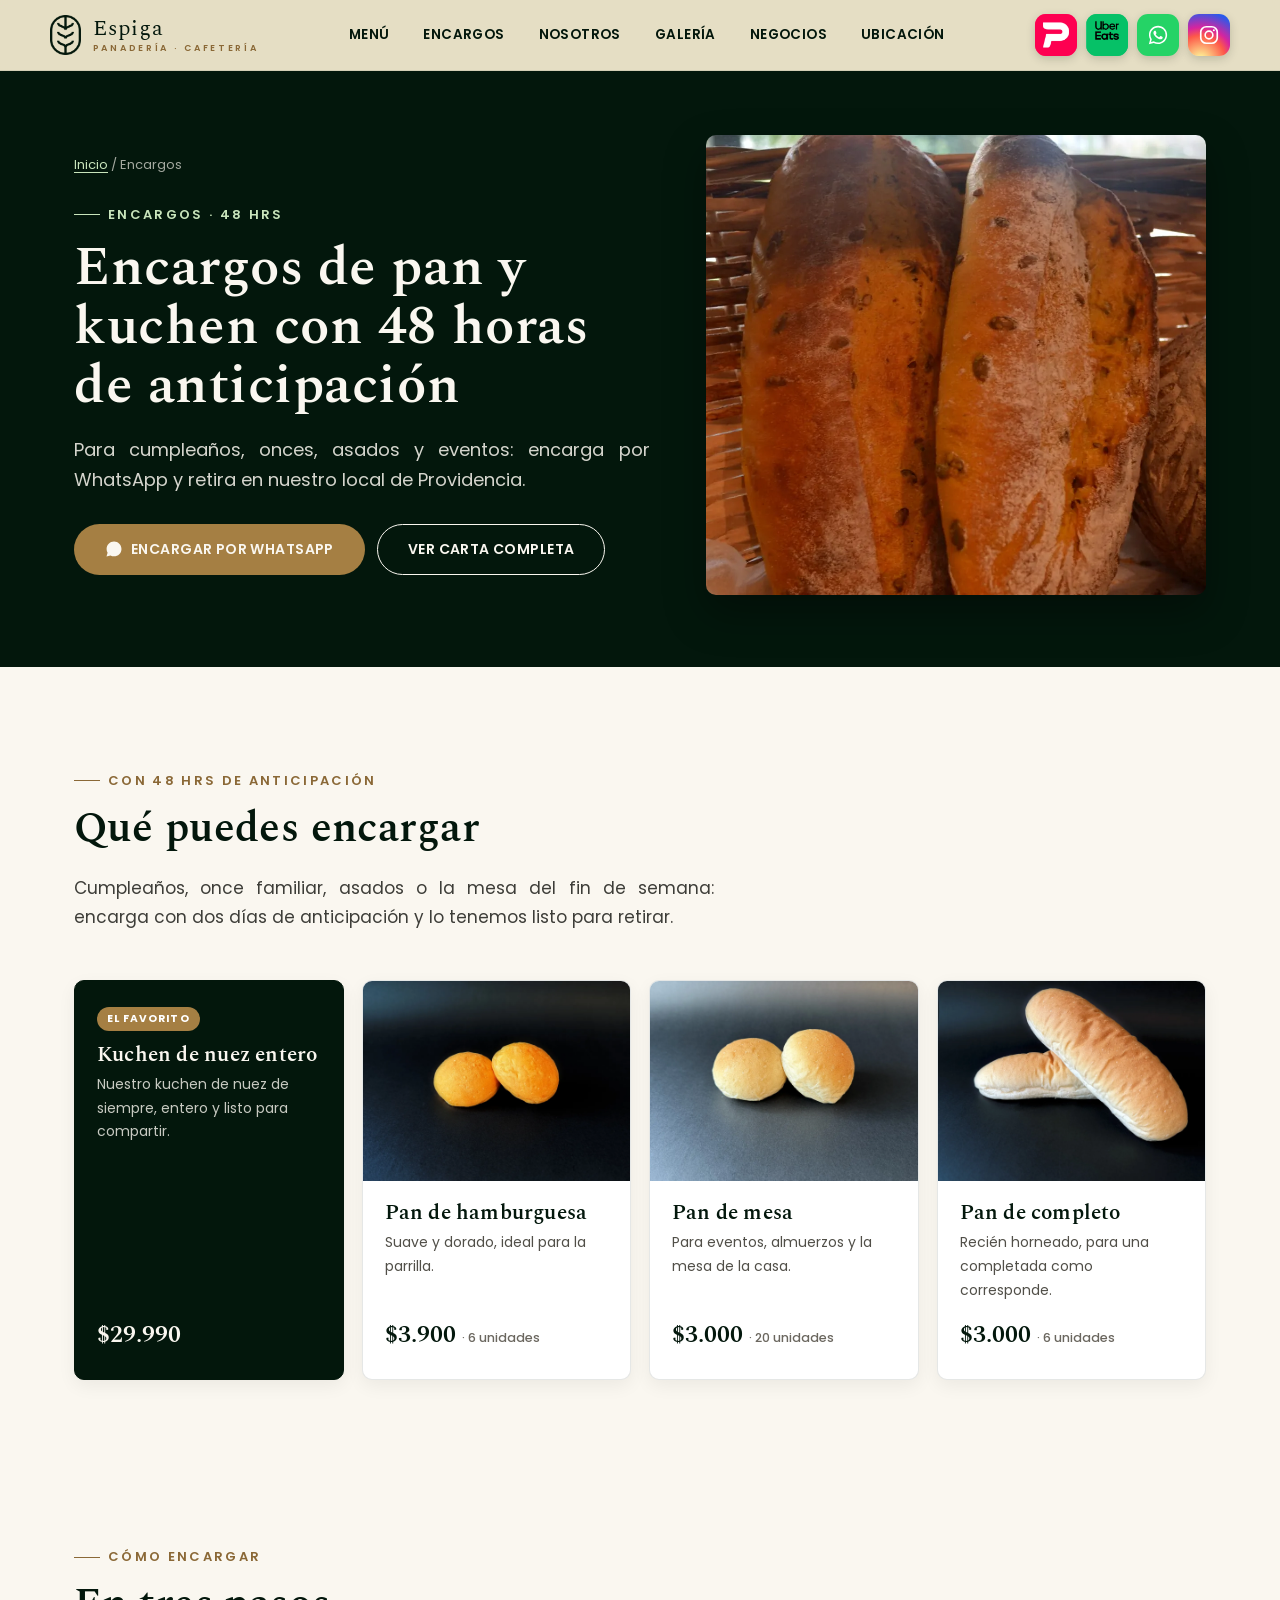
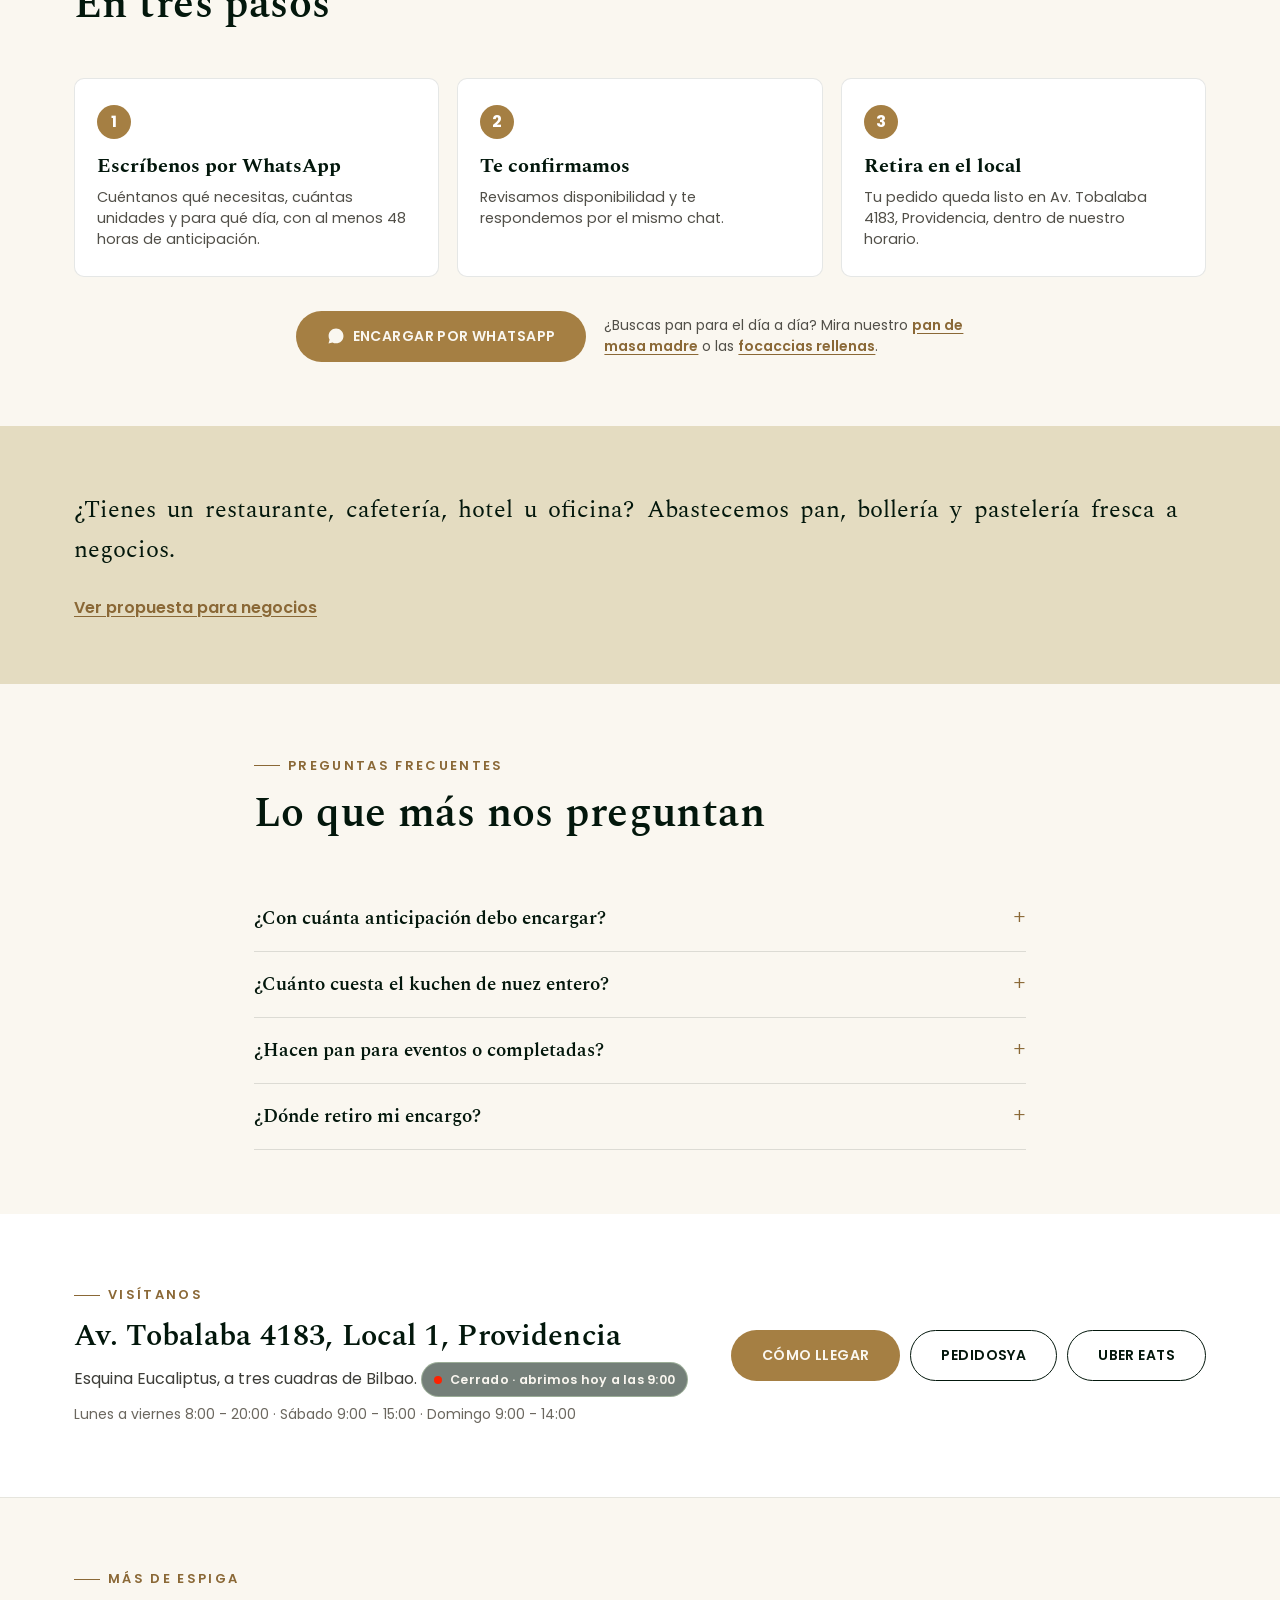
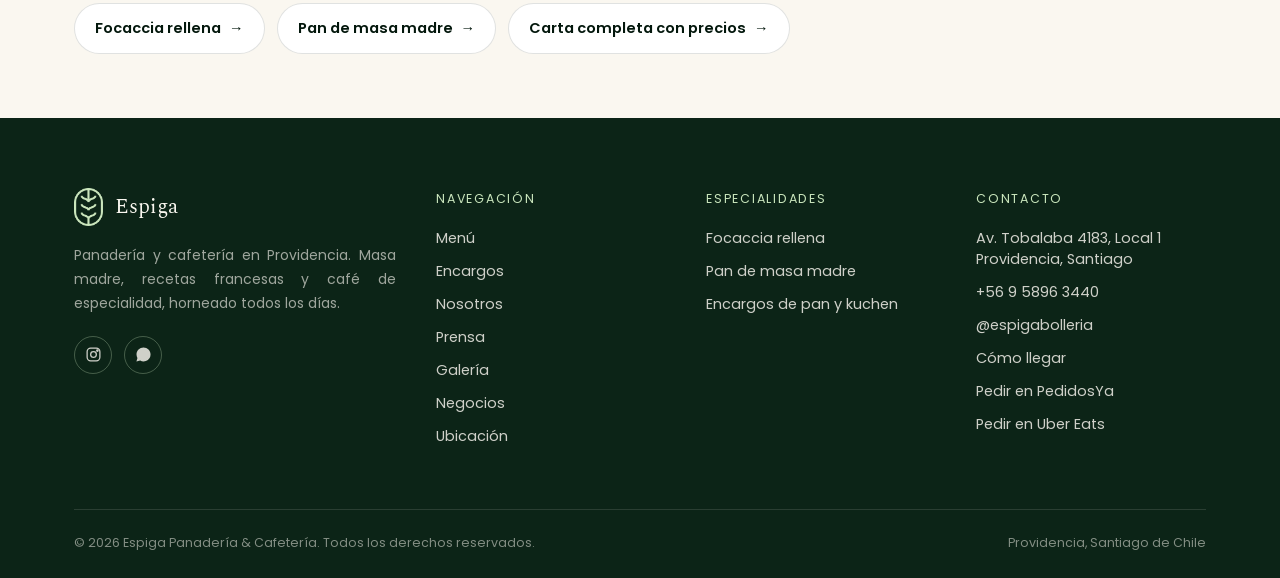
<file: encargos.html>
<!DOCTYPE html>
<html lang="es-CL">
<head>
  <!-- Google Tag Manager -->
  <script>(function(w,d,s,l,i){w[l]=w[l]||[];w[l].push({'gtm.start':
                                                        new Date().getTime(),event:'gtm.js'});var f=d.getElementsByTagName(s)[0],
  j=d.createElement(s),dl=l!='dataLayer'?'&l='+l:'';j.async=true;j.src=
  'https://www.googletagmanager.com/gtm.js?id='+i+dl;f.parentNode.insertBefore(j,f);
                              })(window,document,'script','dataLayer','GTM-N959W853');</script>
  <!-- End Google Tag Manager -->

  <!-- Google tag (gtag.js) -->
  <script async src="https://www.googletagmanager.com/gtag/js?id=G-MPP8X9K5NX"></script>
  <script>
      window.dataLayer = window.dataLayer || [];
      function gtag(){dataLayer.push(arguments);}
      gtag('js', new Date());

      gtag('config', 'G-MPP8X9K5NX');
  </script>

<meta charset="UTF-8">
<meta name="viewport" content="width=device-width, initial-scale=1.0">
<title>Encargos de pan y kuchen en Providencia | Espiga</title>
<link rel="canonical" href="https://espigabolleria.cl/encargos.html">
<meta name="theme-color" content="#03170c">
<meta name="description" content="Encarga kuchen de nuez entero, pan de mesa, pan de completo o de hamburguesa con 48 horas de anticipación. Retiro en Av. Tobalaba 4183, Providencia.">

<link rel="icon" type="image/png" href="/assets/img/favicon.png">
<link rel="apple-touch-icon" href="/assets/img/favicon.png">
<link rel="preconnect" href="https://fonts.googleapis.com">
<link rel="preconnect" href="https://fonts.gstatic.com" crossorigin>
<link href="https://fonts.googleapis.com/css2?family=Spectral:wght@400;500;600;700&family=Poppins:wght@400;500;600;700&display=swap" rel="stylesheet">
<link rel="stylesheet" href="/css/style.css?v=9">

<meta property="og:title" content="Encargos de pan y kuchen en Providencia | Espiga">
<meta property="og:description" content="Encarga kuchen de nuez entero, pan de mesa, pan de completo o de hamburguesa con 48 horas de anticipación. Retiro en Av. Tobalaba 4183, Providencia.">
<meta property="og:image" content="https://espigabolleria.cl/assets/img/og-espiga.jpg">
<meta property="og:image:width" content="1200">
<meta property="og:image:height" content="630">
<meta property="og:url" content="https://espigabolleria.cl/encargos.html">
<meta property="og:type" content="website">
<meta property="og:locale" content="es_CL">
<meta property="og:site_name" content="Espiga Panadería &amp; Cafetería">
<meta name="twitter:card" content="summary_large_image">
<meta name="twitter:title" content="Encargos de pan y kuchen en Providencia | Espiga">
<meta name="twitter:description" content="Encarga kuchen de nuez entero, pan de mesa, pan de completo o de hamburguesa con 48 horas de anticipación. Retiro en Av. Tobalaba 4183, Providencia.">
<meta name="twitter:image" content="https://espigabolleria.cl/assets/img/og-espiga.jpg">

<script type="application/ld+json">
{"@context":"https://schema.org","@graph":[{"@type":"WebPage","@id":"https://espigabolleria.cl/encargos.html#pagina","url":"https://espigabolleria.cl/encargos.html","name":"Encargos de pan y kuchen en Providencia | Espiga","description":"Encarga kuchen de nuez entero, pan de mesa, pan de completo o de hamburguesa con 48 horas de anticipación. Retiro en Av. Tobalaba 4183, Providencia.","inLanguage":"es-CL","isPartOf":{"@type":"WebSite","url":"https://espigabolleria.cl/","name":"Espiga Panadería & Cafetería"},"about":{"@id":"https://espigabolleria.cl/#negocio"},"primaryImageOfPage":"https://espigabolleria.cl/assets/img/g9-baguettes-cesta.webp"},{"@type":"BreadcrumbList","itemListElement":[{"@type":"ListItem","position":1,"name":"Inicio","item":"https://espigabolleria.cl/"},{"@type":"ListItem","position":2,"name":"Encargos","item":"https://espigabolleria.cl/encargos.html"}]},{"@type":"FAQPage","mainEntity":[{"@type":"Question","name":"¿Con cuánta anticipación debo encargar?","acceptedAnswer":{"@type":"Answer","text":"Los encargos se hacen con 48 horas de anticipación, por WhatsApp al +56 9 5896 3440."}},{"@type":"Question","name":"¿Cuánto cuesta el kuchen de nuez entero?","acceptedAnswer":{"@type":"Answer","text":"El kuchen de nuez entero cuesta $29.990 y se encarga con 48 horas de anticipación."}},{"@type":"Question","name":"¿Hacen pan para eventos o completadas?","acceptedAnswer":{"@type":"Answer","text":"Sí. Tenemos pan de mesa (20 unidades por $3.000), pan de completo (6 unidades por $3.000) y pan de hamburguesa (6 unidades por $3.900)."}},{"@type":"Question","name":"¿Dónde retiro mi encargo?","acceptedAnswer":{"@type":"Answer","text":"En Espiga, Av. Tobalaba 4183, Local 1, Providencia, dentro del horario del local."}}]},{"@type":"OfferCatalog","name":"Encargos Espiga (48 hrs)","itemListElement":[{"@type":"Offer","price":"29990","priceCurrency":"CLP","itemOffered":{"@type":"Product","name":"Kuchen de nuez entero"}},{"@type":"Offer","price":"3900","priceCurrency":"CLP","itemOffered":{"@type":"Product","name":"Pan de hamburguesa, 6 unidades"}},{"@type":"Offer","price":"3000","priceCurrency":"CLP","itemOffered":{"@type":"Product","name":"Pan de mesa, 20 unidades"}},{"@type":"Offer","price":"3000","priceCurrency":"CLP","itemOffered":{"@type":"Product","name":"Pan de completo, 6 unidades"}}]}]}
</script>
</head>
<body class="subpage">
<!-- Google Tag Manager (noscript) -->
  <noscript><iframe src="https://www.googletagmanager.com/ns.html?id=GTM-N959W853" height="0" width="0" style="display:none;visibility:hidden"></iframe></noscript>
  <!-- End Google Tag Manager (noscript) -->
<a class="skip-link" href="#contenido">Saltar al contenido</a>
<header class="site-header">
  <div class="container header-inner">
    <a href="/" class="brand">
      <img src="assets/img/isotipo-dark.webp" alt="Espiga Panadería" width="31" height="40">
      <span class="brand-word">Espiga<small>Panadería · Cafetería</small></span>
    </a>

    <nav class="main-nav" id="main-nav" aria-label="Principal">
      <a href="/#menu">Menú</a>
      <a href="/#encargos">Encargos</a>
      <a href="/#nosotros">Nosotros</a>
      <a href="/#galeria">Galería</a>
      <a href="/#negocios">Negocios</a>
      <a href="/#ubicacion">Ubicación</a>
      <a href="https://wa.me/56958963440?text=Hola%20Espiga%2C%20quiero%20hacer%20un%20pedido%3A%20" target="_blank" rel="noopener" class="btn btn-gold btn-sm nav-cta" data-track="whatsapp" data-loc="menu_movil">Pedir por WhatsApp</a>
    </nav>

    <div class="header-actions">
      <div class="order-links">
        <a class="order-icon oi-pedidosya" data-track="pedidosya" data-loc="header" href="https://www.pedidosya.cl/restaurantes/santiago/espiga-panaderia-e71de2d0-ff0e-44c2-8fc5-16a61043ae1c-menu" target="_blank" rel="noopener" aria-label="Pedir en PedidosYa" title="Pedir en PedidosYa">
          <img src="assets/img/pedidosya-short.webp" alt="" width="42" height="42">
        </a>
        <a class="order-icon oi-ubereats" data-track="ubereats" data-loc="header" href="https://www.ubereats.com/cl/store/espiga-panaderia-santiago/zALc1uJ6V3Go2YLQgG5O0g" target="_blank" rel="noopener" aria-label="Pedir en Uber Eats" title="Pedir en Uber Eats">
          <img src="assets/img/ubereats-short.webp" alt="" width="42" height="42">
        </a>
        <a class="order-icon oi-whatsapp" data-track="whatsapp" data-loc="header" href="https://wa.me/56958963440?text=Hola%20Espiga%2C%20quiero%20hacer%20un%20pedido%3A%20" target="_blank" rel="noopener" aria-label="Escríbenos por WhatsApp" title="WhatsApp">
          <svg viewBox="0 0 24 24" fill="currentColor"><path d="M12.04 2C6.58 2 2.13 6.45 2.13 11.91c0 1.75.46 3.45 1.32 4.95L2 22l5.29-1.39a9.9 9.9 0 0 0 4.75 1.21h.01c5.46 0 9.91-4.45 9.91-9.91C21.96 6.45 17.5 2 12.04 2zm0 18.14h-.01a8.2 8.2 0 0 1-4.19-1.15l-.3-.18-3.14.82.84-3.06-.2-.32a8.18 8.18 0 0 1-1.26-4.34c0-4.53 3.69-8.22 8.24-8.22 2.2 0 4.27.86 5.82 2.42a8.17 8.17 0 0 1 2.41 5.81c0 4.53-3.69 8.22-8.21 8.22zm4.51-6.16c-.25-.12-1.46-.72-1.68-.8-.23-.08-.39-.12-.56.12-.16.25-.64.8-.79.96-.14.16-.29.18-.54.06-.25-.12-1.04-.38-1.98-1.22-.73-.65-1.23-1.46-1.37-1.7-.14-.25-.02-.38.11-.5.11-.11.25-.29.37-.43.12-.14.16-.25.25-.41.08-.16.04-.31-.02-.43-.06-.12-.56-1.34-.76-1.83-.2-.48-.41-.42-.56-.42-.14 0-.31-.02-.47-.02-.16 0-.43.06-.66.31-.22.25-.87.85-.87 2.08 0 1.22.89 2.4 1.01 2.57.12.16 1.75 2.67 4.25 3.74.59.26 1.06.41 1.42.52.6.19 1.14.16 1.57.1.48-.07 1.46-.6 1.67-1.18.2-.58.2-1.07.14-1.18-.06-.1-.22-.16-.47-.28z"/></svg>
        </a>
        <a class="order-icon oi-instagram" data-track="instagram" data-loc="header" href="https://instagram.com/espigabolleria" target="_blank" rel="noopener" aria-label="Síguenos en Instagram" title="Instagram">
          <svg viewBox="0 0 24 24" fill="none" stroke="#fff" stroke-width="1.8"><rect x="3" y="3" width="18" height="18" rx="6"/><circle cx="12" cy="12" r="4.2"/><circle cx="17.3" cy="6.7" r="1.1" fill="#fff" stroke="none"/></svg>
        </a>
      </div>
      <button class="burger" aria-label="Abrir menú" aria-expanded="false" aria-controls="main-nav"><span></span><span></span><span></span></button>
    </div>
  </div>
</header>

<main id="contenido">
<section class="page-hero">
  <div class="container page-hero-grid">
    <div class="page-hero-copy">
      <nav class="breadcrumb" aria-label="Ruta"><a href="/">Inicio</a> <span aria-hidden="true">/</span> <span aria-current="page">Encargos</span></nav>
      <div class="eyebrow">Encargos · 48 hrs</div>
      <h1>Encargos de pan y kuchen con 48 horas de anticipación</h1>
      <p class="page-lead">Para cumpleaños, onces, asados y eventos: encarga por WhatsApp y retira en nuestro local de Providencia.</p>
      <div class="feature-actions">
        <a href="https://wa.me/56958963440?text=Hola%20Espiga%2C%20quiero%20hacer%20un%20encargo%20(48%20hrs)%3A%20" target="_blank" rel="noopener" class="btn btn-gold" data-track="whatsapp" data-loc="pagina_hero"><svg viewBox="0 0 24 24" fill="currentColor" aria-hidden="true"><path d="M12.04 2C6.58 2 2.13 6.45 2.13 11.91c0 1.75.46 3.45 1.32 4.95L2 22l5.29-1.39a9.9 9.9 0 0 0 4.75 1.21h.01c5.46 0 9.91-4.45 9.91-9.91C21.96 6.45 17.5 2 12.04 2z"/></svg> Encargar por WhatsApp</a>
        <a href="/#menu" class="btn btn-outline">Ver carta completa</a>
      </div>
    </div>
    <div class="page-hero-media">
      <img src="/assets/img/g9-baguettes-cesta.webp" alt="Canasto de panes recién horneados en Espiga" width="927" height="1400" fetchpriority="high">
    </div>
  </div>
</section>

<section class="section encargos-section">
  <div class="container">
    <div class="section-head">
      <div class="eyebrow">Con 48 hrs de anticipación</div>
      <h2>Qué puedes encargar</h2>
      <p>Cumpleaños, once familiar, asados o la mesa del fin de semana: encarga con dos días de anticipación y lo tenemos listo para retirar.</p>
    </div>
    <div class="encargos-grid">
      <article class="encargo-card encargo-card--destacado">
        <span class="encargo-badge">El favorito</span>
        <h3>Kuchen de nuez entero</h3>
        <p>Nuestro kuchen de nuez de siempre, entero y listo para compartir.</p>
        <div class="encargo-price"><span data-price-key="encargos|Kuchen de nuez entero">$29.990</span></div>
      </article>
      <article class="encargo-card encargo-card--foto">
        <img class="encargo-photo" src="/assets/img/cat-pan-hamburguesa.webp" alt="Pan de hamburguesa de Espiga" width="1200" height="900" loading="lazy">
        <h3>Pan de hamburguesa</h3>
        <p>Suave y dorado, ideal para la parrilla.</p>
        <div class="encargo-price"><span data-price-key="encargos|Pan de hamburguesa (6 un.)">$3.900</span> <small>· 6 unidades</small></div>
      </article>
      <article class="encargo-card encargo-card--foto">
        <img class="encargo-photo" src="/assets/img/cat-pan-mesa.webp" alt="Pan de mesa de Espiga" width="1200" height="900" loading="lazy">
        <h3>Pan de mesa</h3>
        <p>Para eventos, almuerzos y la mesa de la casa.</p>
        <div class="encargo-price"><span data-price-key="encargos|Pan de mesa (20 un.)">$3.000</span> <small>· 20 unidades</small></div>
      </article>
      <article class="encargo-card encargo-card--foto">
        <img class="encargo-photo" src="/assets/img/cat-pan-completo.webp" alt="Pan de completo de Espiga" width="1200" height="900" loading="lazy">
        <h3>Pan de completo</h3>
        <p>Recién horneado, para una completada como corresponde.</p>
        <div class="encargo-price"><span data-price-key="encargos|Pan de completo (6 un.)">$3.000</span> <small>· 6 unidades</small></div>
      </article>
    </div>
  </div>
</section>

<section class="section section-tight">
  <div class="container">
    <div class="section-head">
      <div class="eyebrow">Cómo encargar</div>
      <h2>En tres pasos</h2>
    </div>
    <ol class="steps">
      <li><strong>Escríbenos por WhatsApp</strong><span>Cuéntanos qué necesitas, cuántas unidades y para qué día, con al menos 48 horas de anticipación.</span></li>
      <li><strong>Te confirmamos</strong><span>Revisamos disponibilidad y te respondemos por el mismo chat.</span></li>
      <li><strong>Retira en el local</strong><span>Tu pedido queda listo en Av. Tobalaba 4183, Providencia, dentro de nuestro horario.</span></li>
    </ol>
    <div class="encargos-cta">
      <a href="https://wa.me/56958963440?text=Hola%20Espiga%2C%20quiero%20hacer%20un%20encargo%20(48%20hrs)%3A%20" target="_blank" rel="noopener" class="btn btn-gold" data-track="whatsapp" data-loc="encargos_pagina"><svg viewBox="0 0 24 24" fill="currentColor" aria-hidden="true"><path d="M12.04 2C6.58 2 2.13 6.45 2.13 11.91c0 1.75.46 3.45 1.32 4.95L2 22l5.29-1.39a9.9 9.9 0 0 0 4.75 1.21h.01c5.46 0 9.91-4.45 9.91-9.91C21.96 6.45 17.5 2 12.04 2z"/></svg> Encargar por WhatsApp</a>
      <span class="encargos-note">¿Buscas pan para el día a día? Mira nuestro <a href="/pan-masa-madre-providencia.html" class="text-link">pan de masa madre</a> o las <a href="/focaccia-rellena.html" class="text-link">focaccias rellenas</a>.</span>
    </div>
  </div>
</section>

<section class="section section-tight press-mini">
  <div class="container press-mini-inner">
    <p class="press-mini-quote">¿Tienes un restaurante, cafetería, hotel u oficina? Abastecemos pan, bollería y pastelería fresca a negocios.</p>
    <a href="/#negocios" class="text-link">Ver propuesta para negocios</a>
  </div>
</section>

<section class="section section-tight faq-section">
  <div class="container faq-wrap">
    <div class="section-head">
      <div class="eyebrow">Preguntas frecuentes</div>
      <h2>Lo que más nos preguntan</h2>
    </div>
      <details class="faq-item">
        <summary>¿Con cuánta anticipación debo encargar?</summary>
        <p>Los encargos se hacen con 48 horas de anticipación, por WhatsApp al +56 9 5896 3440.</p>
      </details>
      <details class="faq-item">
        <summary>¿Cuánto cuesta el kuchen de nuez entero?</summary>
        <p>El kuchen de nuez entero cuesta $29.990 y se encarga con 48 horas de anticipación.</p>
      </details>
      <details class="faq-item">
        <summary>¿Hacen pan para eventos o completadas?</summary>
        <p>Sí. Tenemos pan de mesa (20 unidades por $3.000), pan de completo (6 unidades por $3.000) y pan de hamburguesa (6 unidades por $3.900).</p>
      </details>
      <details class="faq-item">
        <summary>¿Dónde retiro mi encargo?</summary>
        <p>En Espiga, Av. Tobalaba 4183, Local 1, Providencia, dentro del horario del local.</p>
      </details>
  </div>
</section>

<section class="section section-tight page-visit">
  <div class="container page-visit-inner">
    <div>
      <div class="eyebrow">Visítanos</div>
      <h2>Av. Tobalaba 4183, Local 1, Providencia</h2>
      <p>Esquina Eucaliptus, a tres cuadras de Bilbao. <span class="open-status" data-open-status></span></p>
      <p class="page-visit-hours">Lunes a viernes 8:00 - 20:00 · Sábado 9:00 - 15:00 · Domingo 9:00 - 14:00</p>
    </div>
    <div class="page-visit-actions">
      <a href="https://www.google.com/maps/dir/?api=1&amp;destination=Espiga+Panader%C3%ADa+Av.+Tobalaba+4183+Providencia" target="_blank" rel="noopener" class="btn btn-gold" data-track="maps" data-loc="pagina">Cómo llegar</a>
      <a href="https://www.pedidosya.cl/restaurantes/santiago/espiga-panaderia-e71de2d0-ff0e-44c2-8fc5-16a61043ae1c-menu" target="_blank" rel="noopener" class="btn btn-outline-dark" data-track="pedidosya" data-loc="pagina">PedidosYa</a>
      <a href="https://www.ubereats.com/cl/store/espiga-panaderia-santiago/zALc1uJ6V3Go2YLQgG5O0g" target="_blank" rel="noopener" class="btn btn-outline-dark" data-track="ubereats" data-loc="pagina">Uber Eats</a>
    </div>
  </div>
</section>

<section class="section section-tight more-section">
  <div class="container">
    <div class="eyebrow">Más de Espiga</div>
    <div class="more-links">
      <a class="more-link" href="/focaccia-rellena.html">Focaccia rellena <span aria-hidden="true">→</span></a>
      <a class="more-link" href="/pan-masa-madre-providencia.html">Pan de masa madre <span aria-hidden="true">→</span></a>
      <a class="more-link" href="/#menu">Carta completa con precios <span aria-hidden="true">→</span></a>
    </div>
  </div>
</section>
</main>

<footer class="site-footer">
  <div class="container">
    <div class="footer-top">
      <div class="footer">
        <div class="footer-brand">
          <img src="assets/img/isotipo-light.webp" alt="Espiga" width="29" height="38" loading="lazy">
          <span class="footer-brand-word">Espiga</span>
        </div>
        <p>Panadería y cafetería en Providencia. Masa madre, recetas francesas y café de especialidad, horneado todos los días.</p>
        <div class="social-row">
          <a href="https://instagram.com/espigabolleria" target="_blank" rel="noopener" aria-label="Instagram de Espiga" data-track="instagram" data-loc="footer">
            <svg viewBox="0 0 24 24" fill="none" stroke="currentColor" stroke-width="1.8"><rect x="3" y="3" width="18" height="18" rx="5"/><circle cx="12" cy="12" r="4"/><circle cx="17.5" cy="6.5" r="1"/></svg>
          </a>
          <a href="https://wa.me/56958963440?text=Hola%20Espiga%2C%20quiero%20hacer%20un%20pedido%3A%20" target="_blank" rel="noopener" aria-label="WhatsApp de Espiga" data-track="whatsapp" data-loc="footer">
            <svg viewBox="0 0 24 24" fill="currentColor"><path d="M12.04 2C6.58 2 2.13 6.45 2.13 11.91c0 1.75.46 3.45 1.32 4.95L2 22l5.29-1.39a9.9 9.9 0 0 0 4.75 1.21h.01c5.46 0 9.91-4.45 9.91-9.91C21.96 6.45 17.5 2 12.04 2zm4.51 14.02c-.25-.12-1.46-.72-1.68-.8-.23-.08-.39-.12-.56.12-.16.25-.64.8-.79.96-.14.16-.29.18-.54.06-.25-.12-1.04-.38-1.98-1.22-.73-.65-1.23-1.46-1.37-1.7-.14-.25-.02-.38.11-.5.11-.11.25-.29.37-.43.12-.14.16-.25.25-.41.08-.16.04-.31-.02-.43-.06-.12-.56-1.34-.76-1.83-.2-.48-.41-.42-.56-.42-.14 0-.31-.02-.47-.02-.16 0-.43.06-.66.31-.22.25-.87.85-.87 2.08 0 1.22.89 2.4 1.01 2.57.12.16 1.75 2.67 4.25 3.74.59.26 1.06.41 1.42.52.6.19 1.14.16 1.57.1.48-.07 1.46-.6 1.67-1.18.2-.58.2-1.07.14-1.18-.06-.1-.22-.16-.47-.28z"/></svg>
          </a>
        </div>
      </div>
      <div>
        <p class="footer-heading">Navegación</p>
        <ul>
          <li><a href="/#menu">Menú</a></li>
          <li><a href="/#encargos">Encargos</a></li>
          <li><a href="/#nosotros">Nosotros</a></li>
          <li><a href="/#prensa">Prensa</a></li>
          <li><a href="/#galeria">Galería</a></li>
          <li><a href="/#negocios">Negocios</a></li>
          <li><a href="/#ubicacion">Ubicación</a></li>
        </ul>
      </div>
      <div>
        <p class="footer-heading">Especialidades</p>
        <ul>
          <li><a href="/focaccia-rellena.html">Focaccia rellena</a></li>
          <li><a href="/pan-masa-madre-providencia.html">Pan de masa madre</a></li>
          <li><a href="/encargos.html">Encargos de pan y kuchen</a></li>
        </ul>
      </div>
      <div>
        <p class="footer-heading">Contacto</p>
        <ul>
          <li>Av. Tobalaba 4183, Local 1<br>Providencia, Santiago</li>
          <li><a href="https://wa.me/56958963440?text=Hola%20Espiga%2C%20quiero%20hacer%20un%20pedido%3A%20" target="_blank" rel="noopener" data-track="whatsapp" data-loc="footer">+56 9 5896 3440</a></li>
          <li><a href="https://instagram.com/espigabolleria" target="_blank" rel="noopener" data-track="instagram" data-loc="footer">@espigabolleria</a></li>
          <li><a href="https://www.google.com/maps/dir/?api=1&amp;destination=Espiga+Panader%C3%ADa+Av.+Tobalaba+4183+Providencia" target="_blank" rel="noopener" data-track="maps" data-loc="footer">Cómo llegar</a></li>
          <li><a href="https://www.pedidosya.cl/restaurantes/santiago/espiga-panaderia-e71de2d0-ff0e-44c2-8fc5-16a61043ae1c-menu" target="_blank" rel="noopener" data-track="pedidosya" data-loc="footer">Pedir en PedidosYa</a></li>
          <li><a href="https://www.ubereats.com/cl/store/espiga-panaderia-santiago/zALc1uJ6V3Go2YLQgG5O0g" target="_blank" rel="noopener" data-track="ubereats" data-loc="footer">Pedir en Uber Eats</a></li>
        </ul>
      </div>
    </div>
    <div class="footer-bottom">
      <span>© <span id="year">2026</span> Espiga Panadería &amp; Cafetería. Todos los derechos reservados.</span>
      <span>Providencia, Santiago de Chile</span>
    </div>
  </div>
</footer>

<!-- Pedidos flotantes -->
<div class="float-stack">
  <a class="float-btn fb-instagram" data-track="instagram" data-loc="flotante" href="https://instagram.com/espigabolleria" target="_blank" rel="noopener" aria-label="Síguenos en Instagram" title="Instagram">
    <svg viewBox="0 0 24 24" fill="none" stroke="#fff" stroke-width="1.8"><rect x="3" y="3" width="18" height="18" rx="6"/><circle cx="12" cy="12" r="4.2"/><circle cx="17.3" cy="6.7" r="1.1" fill="#fff" stroke="none"/></svg>
  </a>
  <a class="float-btn fb-pedidosya" data-track="pedidosya" data-loc="flotante" href="https://www.pedidosya.cl/restaurantes/santiago/espiga-panaderia-e71de2d0-ff0e-44c2-8fc5-16a61043ae1c-menu" target="_blank" rel="noopener" aria-label="Pedir en PedidosYa" title="Pedir en PedidosYa">
    <img src="assets/img/pedidosya-short.webp" alt="" width="42" height="42">
  </a>
  <a class="float-btn fb-ubereats" data-track="ubereats" data-loc="flotante" href="https://www.ubereats.com/cl/store/espiga-panaderia-santiago/zALc1uJ6V3Go2YLQgG5O0g" target="_blank" rel="noopener" aria-label="Pedir en Uber Eats" title="Pedir en Uber Eats">
    <img src="assets/img/ubereats-short.webp" alt="" width="42" height="42">
  </a>
  <a class="float-btn fb-whatsapp" data-track="whatsapp" data-loc="flotante" href="https://wa.me/56958963440?text=Hola%20Espiga%2C%20quiero%20hacer%20un%20pedido%3A%20" target="_blank" rel="noopener" aria-label="Escríbenos por WhatsApp" title="WhatsApp">
    <svg viewBox="0 0 24 24" fill="currentColor"><path d="M12.04 2C6.58 2 2.13 6.45 2.13 11.91c0 1.75.46 3.45 1.32 4.95L2 22l5.29-1.39a9.9 9.9 0 0 0 4.75 1.21h.01c5.46 0 9.91-4.45 9.91-9.91C21.96 6.45 17.5 2 12.04 2zm4.51 14.02c-.25-.12-1.46-.72-1.68-.8-.23-.08-.39-.12-.56.12-.16.25-.64.8-.79.96-.14.16-.29.18-.54.06-.25-.12-1.04-.38-1.98-1.22-.73-.65-1.23-1.46-1.37-1.7-.14-.25-.02-.38.11-.5.11-.11.25-.29.37-.43.12-.14.16-.25.25-.41.08-.16.04-.31-.02-.43-.06-.12-.56-1.34-.76-1.83-.2-.48-.41-.42-.56-.42-.14 0-.31-.02-.47-.02-.16 0-.43.06-.66.31-.22.25-.87.85-.87 2.08 0 1.22.89 2.4 1.01 2.57.12.16 1.75 2.67 4.25 3.74.59.26 1.06.41 1.42.52.6.19 1.14.16 1.57.1.48-.07 1.46-.6 1.67-1.18.2-.58.2-1.07.14-1.18-.06-.1-.22-.16-.47-.28z"/></svg>
  </a>
</div>

<!-- Barra de acción móvil -->
<nav class="mobile-bar" aria-label="Pedir">
  <a href="https://wa.me/56958963440?text=Hola%20Espiga%2C%20quiero%20hacer%20un%20pedido%3A%20" target="_blank" rel="noopener" class="mb-btn mb-primary" data-track="whatsapp" data-loc="barra_movil"><svg viewBox="0 0 24 24" fill="currentColor" aria-hidden="true"><path d="M12.04 2C6.58 2 2.13 6.45 2.13 11.91c0 1.75.46 3.45 1.32 4.95L2 22l5.29-1.39a9.9 9.9 0 0 0 4.75 1.21h.01c5.46 0 9.91-4.45 9.91-9.91C21.96 6.45 17.5 2 12.04 2z"/></svg><span>WhatsApp</span></a>
  <button type="button" class="mb-btn" id="mb-delivery" aria-expanded="false" aria-controls="mb-sheet">
    <svg viewBox="0 0 24 24" fill="none" stroke="currentColor" stroke-width="2" aria-hidden="true"><path d="M3 7h11v9H3zM14 10h4l3 3v3h-7z"/><circle cx="7" cy="17.5" r="1.8"/><circle cx="17.5" cy="17.5" r="1.8"/></svg>
    <span>Delivery</span>
  </button>
  <a href="https://www.google.com/maps/dir/?api=1&amp;destination=Espiga+Panader%C3%ADa+Av.+Tobalaba+4183+Providencia" target="_blank" rel="noopener" class="mb-btn" data-track="maps" data-loc="barra_movil">
    <svg viewBox="0 0 24 24" fill="none" stroke="currentColor" stroke-width="2" aria-hidden="true"><path d="M21 10c0 6-9 12-9 12s-9-6-9-12a9 9 0 1 1 18 0z"/><circle cx="12" cy="10" r="3"/></svg>
    <span>Cómo llegar</span>
  </a>
  <div class="mb-sheet" id="mb-sheet" hidden>
    <a href="https://www.pedidosya.cl/restaurantes/santiago/espiga-panaderia-e71de2d0-ff0e-44c2-8fc5-16a61043ae1c-menu" target="_blank" rel="noopener" data-track="pedidosya" data-loc="barra_movil"><img src="assets/img/pedidosya-long.webp" alt="Pedir en PedidosYa" width="142" height="46" loading="lazy"></a>
    <a href="https://www.ubereats.com/cl/store/espiga-panaderia-santiago/zALc1uJ6V3Go2YLQgG5O0g" target="_blank" rel="noopener" data-track="ubereats" data-loc="barra_movil"><img src="assets/img/ubereats-long.png" alt="Pedir en Uber Eats" width="174" height="46" loading="lazy"></a>
  </div>
</nav>

<script src="/js/main.js?v=9" defer></script>
</body>
</html>
</file>
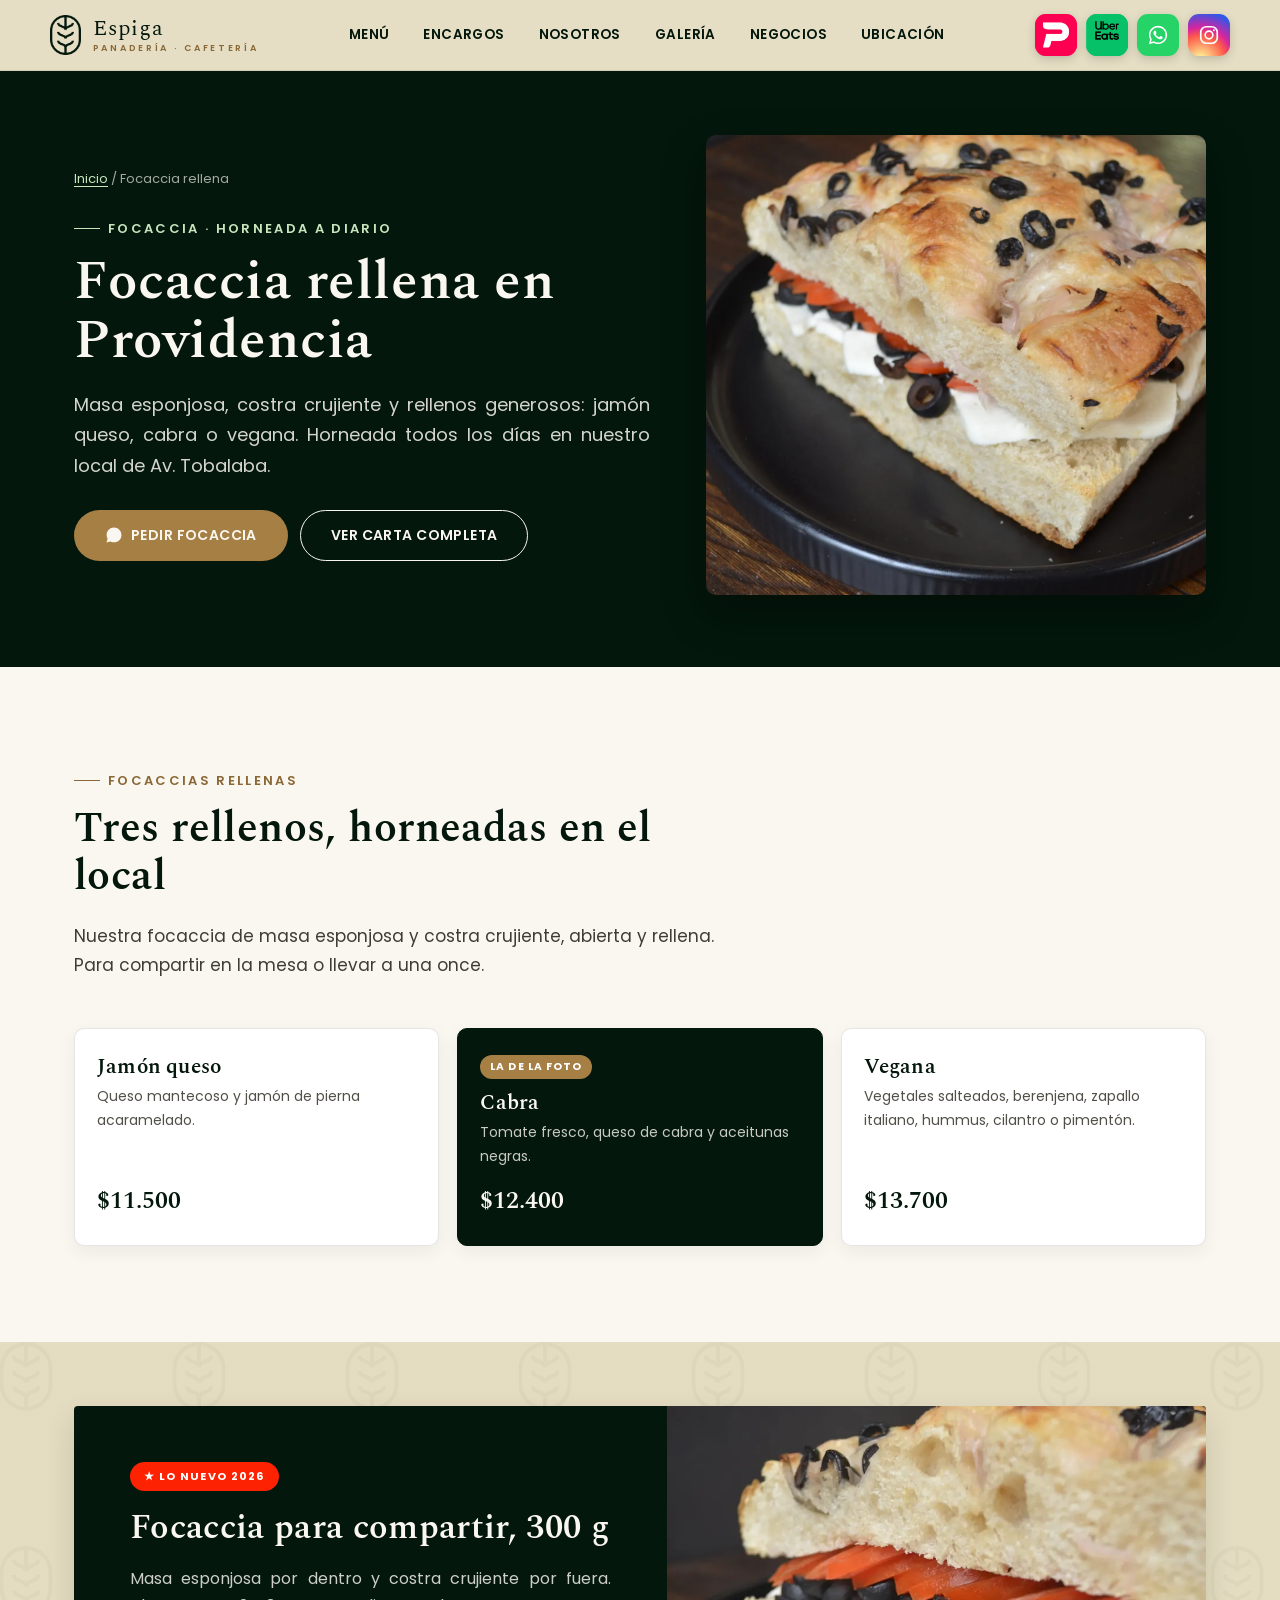
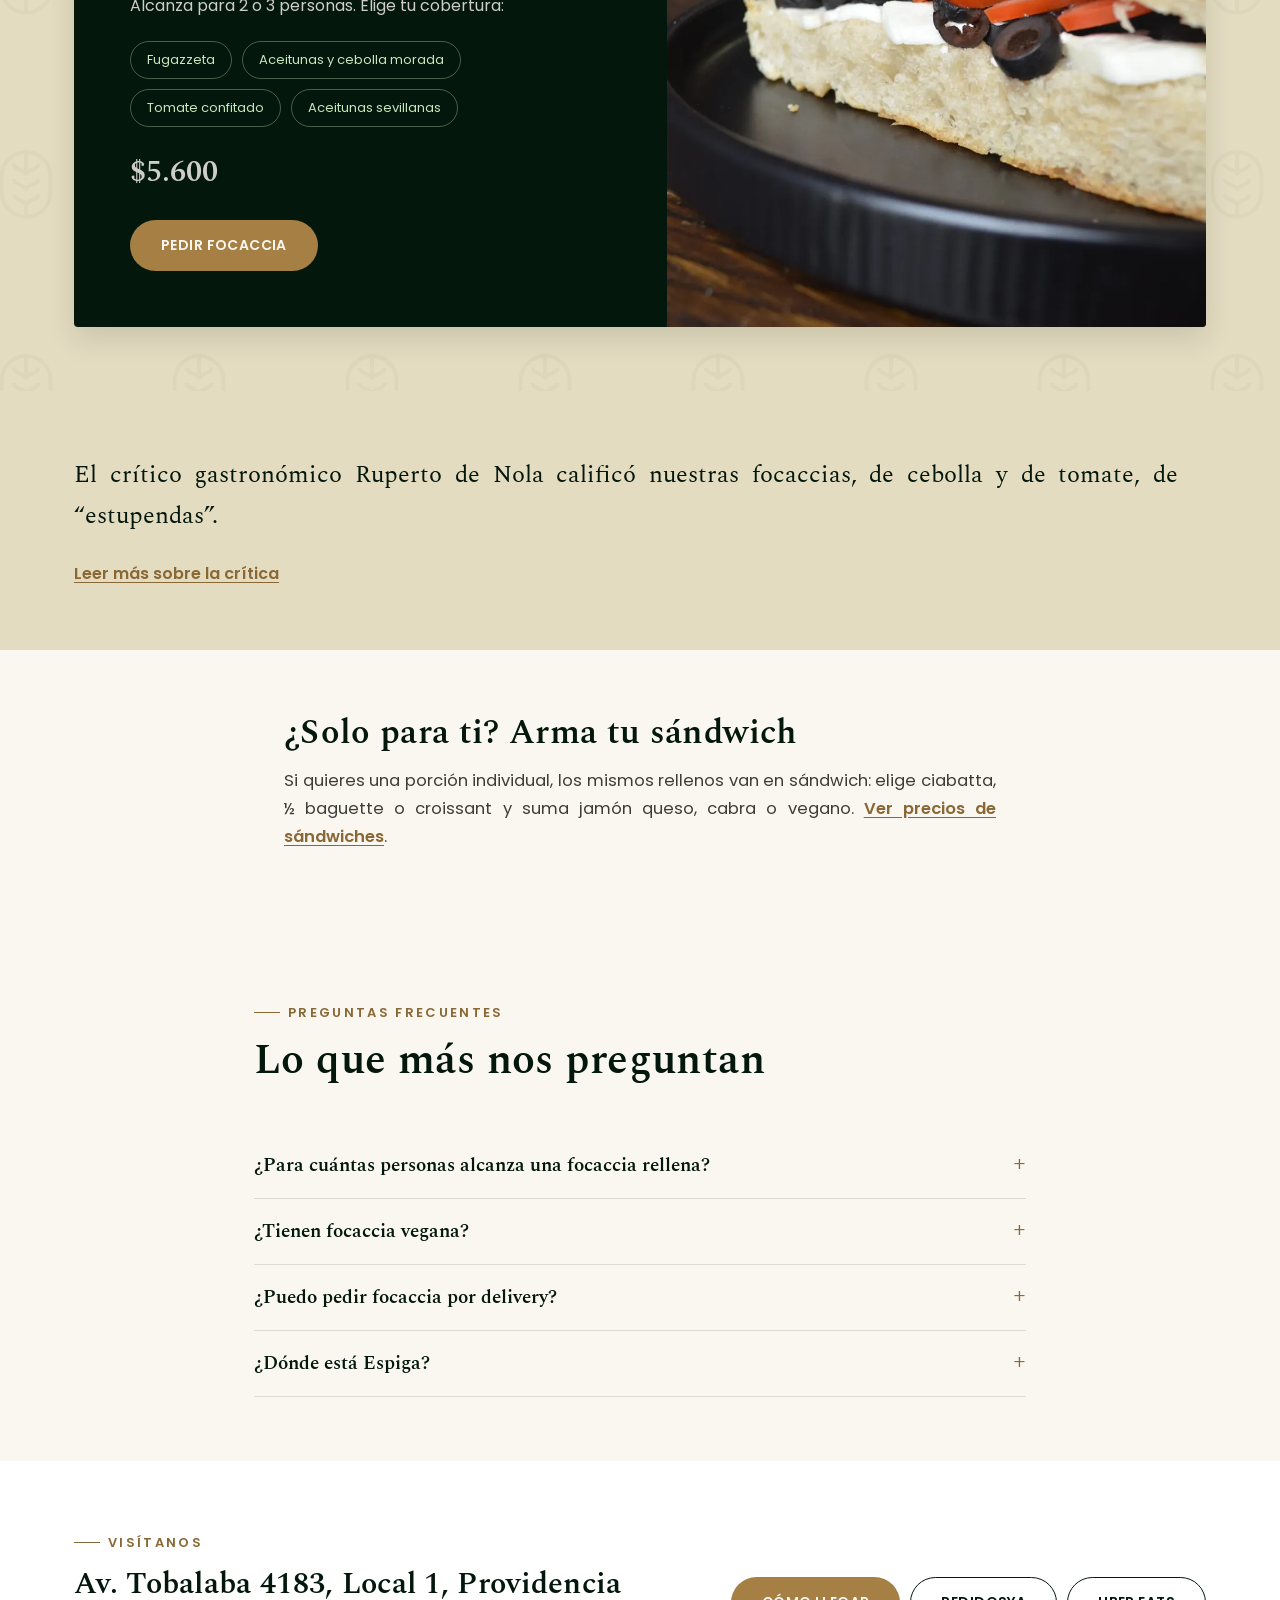
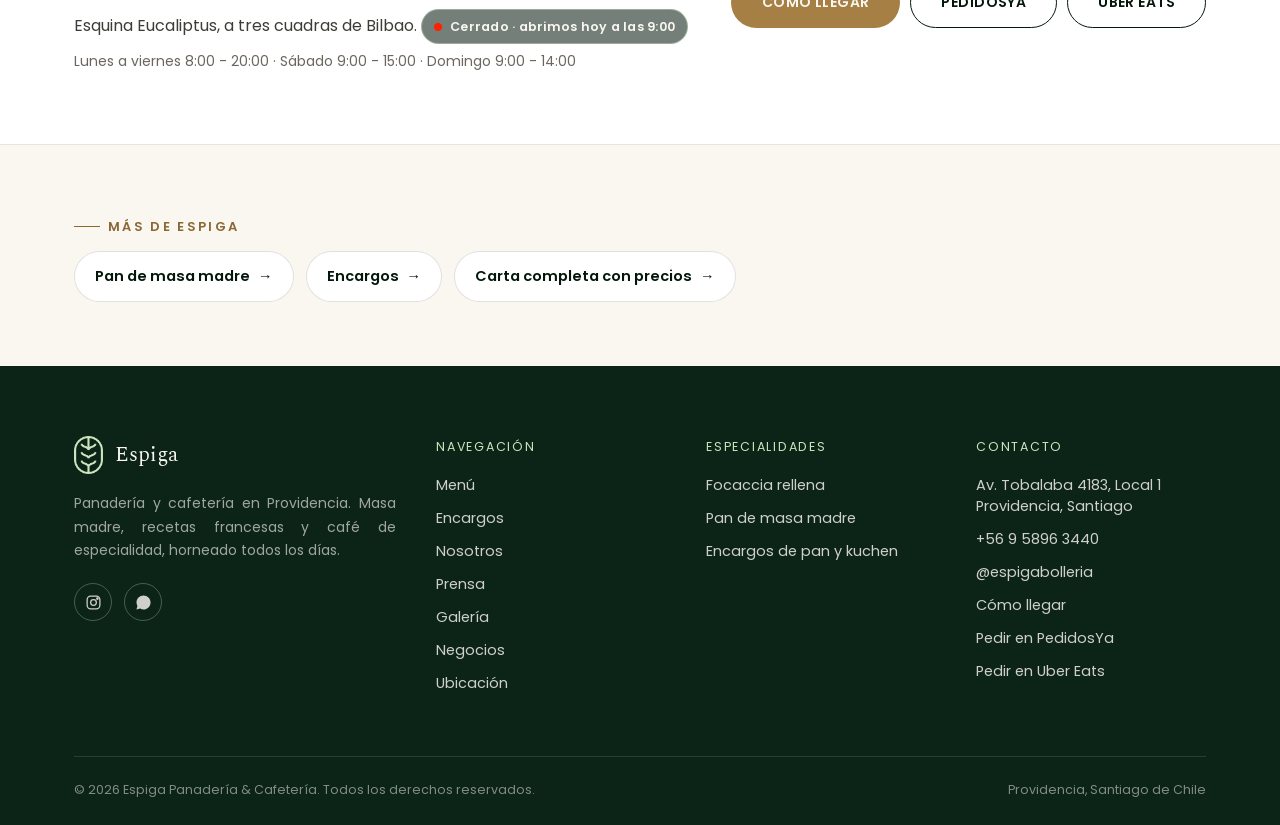
<file: focaccia-rellena.html>
<!DOCTYPE html>
<html lang="es-CL">
<head>
  <!-- Google Tag Manager -->
  <script>(function(w,d,s,l,i){w[l]=w[l]||[];w[l].push({'gtm.start':
                                                        new Date().getTime(),event:'gtm.js'});var f=d.getElementsByTagName(s)[0],
  j=d.createElement(s),dl=l!='dataLayer'?'&l='+l:'';j.async=true;j.src=
  'https://www.googletagmanager.com/gtm.js?id='+i+dl;f.parentNode.insertBefore(j,f);
                              })(window,document,'script','dataLayer','GTM-N959W853');</script>
  <!-- End Google Tag Manager -->

  <!-- Google tag (gtag.js) -->
  <script async src="https://www.googletagmanager.com/gtag/js?id=G-MPP8X9K5NX"></script>
  <script>
      window.dataLayer = window.dataLayer || [];
      function gtag(){dataLayer.push(arguments);}
      gtag('js', new Date());

      gtag('config', 'G-MPP8X9K5NX');
  </script>

<meta charset="UTF-8">
<meta name="viewport" content="width=device-width, initial-scale=1.0">
<title>Focaccia rellena en Providencia | Espiga Panadería</title>
<link rel="canonical" href="https://espigabolleria.cl/focaccia-rellena.html">
<meta name="theme-color" content="#03170c">
<meta name="description" content="Focaccia rellena de jamón y queso, queso de cabra o vegana, y focaccia de 300 g para compartir. Horneada a diario en Av. Tobalaba 4183, Providencia.">

<link rel="icon" type="image/png" href="/assets/img/favicon.png">
<link rel="apple-touch-icon" href="/assets/img/favicon.png">
<link rel="preconnect" href="https://fonts.googleapis.com">
<link rel="preconnect" href="https://fonts.gstatic.com" crossorigin>
<link href="https://fonts.googleapis.com/css2?family=Spectral:wght@400;500;600;700&family=Poppins:wght@400;500;600;700&display=swap" rel="stylesheet">
<link rel="stylesheet" href="/css/style.css?v=9">

<meta property="og:title" content="Focaccia rellena en Providencia | Espiga Panadería">
<meta property="og:description" content="Focaccia rellena de jamón y queso, queso de cabra o vegana, y focaccia de 300 g para compartir. Horneada a diario en Av. Tobalaba 4183, Providencia.">
<meta property="og:image" content="https://espigabolleria.cl/assets/img/og-espiga.jpg">
<meta property="og:image:width" content="1200">
<meta property="og:image:height" content="630">
<meta property="og:url" content="https://espigabolleria.cl/focaccia-rellena.html">
<meta property="og:type" content="website">
<meta property="og:locale" content="es_CL">
<meta property="og:site_name" content="Espiga Panadería &amp; Cafetería">
<meta name="twitter:card" content="summary_large_image">
<meta name="twitter:title" content="Focaccia rellena en Providencia | Espiga Panadería">
<meta name="twitter:description" content="Focaccia rellena de jamón y queso, queso de cabra o vegana, y focaccia de 300 g para compartir. Horneada a diario en Av. Tobalaba 4183, Providencia.">
<meta name="twitter:image" content="https://espigabolleria.cl/assets/img/og-espiga.jpg">

<script type="application/ld+json">
{"@context":"https://schema.org","@graph":[{"@type":"WebPage","@id":"https://espigabolleria.cl/focaccia-rellena.html#pagina","url":"https://espigabolleria.cl/focaccia-rellena.html","name":"Focaccia rellena en Providencia | Espiga Panadería","description":"Focaccia rellena de jamón y queso, queso de cabra o vegana, y focaccia de 300 g para compartir. Horneada a diario en Av. Tobalaba 4183, Providencia.","inLanguage":"es-CL","isPartOf":{"@type":"WebSite","url":"https://espigabolleria.cl/","name":"Espiga Panadería & Cafetería"},"about":{"@id":"https://espigabolleria.cl/#negocio"},"primaryImageOfPage":"https://espigabolleria.cl/assets/img/hero-ciabatta-aceituna.webp"},{"@type":"BreadcrumbList","itemListElement":[{"@type":"ListItem","position":1,"name":"Inicio","item":"https://espigabolleria.cl/"},{"@type":"ListItem","position":2,"name":"Focaccia rellena","item":"https://espigabolleria.cl/focaccia-rellena.html"}]},{"@type":"FAQPage","mainEntity":[{"@type":"Question","name":"¿Para cuántas personas alcanza una focaccia rellena?","acceptedAnswer":{"@type":"Answer","text":"La focaccia para compartir de 300 g está pensada para 2 o 3 personas. Las rellenas son ideales para compartir en la mesa."}},{"@type":"Question","name":"¿Tienen focaccia vegana?","acceptedAnswer":{"@type":"Answer","text":"Sí. La focaccia vegana va rellena de vegetales salteados, berenjena, zapallo italiano, hummus y cilantro o pimentón."}},{"@type":"Question","name":"¿Puedo pedir focaccia por delivery?","acceptedAnswer":{"@type":"Answer","text":"Sí. Puedes pedir por WhatsApp al +56 9 5896 3440 o por delivery en PedidosYa y Uber Eats."}},{"@type":"Question","name":"¿Dónde está Espiga?","acceptedAnswer":{"@type":"Answer","text":"En Av. Tobalaba 4183, Local 1, Providencia, esquina Eucaliptus, a tres cuadras de Bilbao."}}]},{"@type":"ItemList","name":"Focaccias de Espiga","itemListElement":[{"@type":"ListItem","position":1,"item":{"@type":"Product","name":"Focaccia rellena jamón queso","brand":{"@type":"Brand","name":"Espiga"},"offers":{"@type":"Offer","price":"11500","priceCurrency":"CLP","availability":"https://schema.org/InStock","seller":{"@id":"https://espigabolleria.cl/#negocio"}},"description":"Queso mantecoso y jamón de pierna acaramelado"}},{"@type":"ListItem","position":2,"item":{"@type":"Product","name":"Focaccia rellena cabra","brand":{"@type":"Brand","name":"Espiga"},"offers":{"@type":"Offer","price":"12400","priceCurrency":"CLP","availability":"https://schema.org/InStock","seller":{"@id":"https://espigabolleria.cl/#negocio"}},"description":"Tomate fresco, queso de cabra y aceitunas negras"}},{"@type":"ListItem","position":3,"item":{"@type":"Product","name":"Focaccia rellena vegana","brand":{"@type":"Brand","name":"Espiga"},"offers":{"@type":"Offer","price":"13700","priceCurrency":"CLP","availability":"https://schema.org/InStock","seller":{"@id":"https://espigabolleria.cl/#negocio"}},"description":"Vegetales salteados, berenjena, zapallo italiano, hummus, cilantro o pimentón"}},{"@type":"ListItem","position":4,"item":{"@type":"Product","name":"Focaccia para compartir 300 g","brand":{"@type":"Brand","name":"Espiga"},"offers":{"@type":"Offer","price":"5600","priceCurrency":"CLP","availability":"https://schema.org/InStock","seller":{"@id":"https://espigabolleria.cl/#negocio"}},"description":"Fugazzeta, aceitunas y cebolla morada, tomate confitado o aceitunas sevillanas"}}]}]}
</script>
</head>
<body class="subpage">
<!-- Google Tag Manager (noscript) -->
  <noscript><iframe src="https://www.googletagmanager.com/ns.html?id=GTM-N959W853" height="0" width="0" style="display:none;visibility:hidden"></iframe></noscript>
  <!-- End Google Tag Manager (noscript) -->
<a class="skip-link" href="#contenido">Saltar al contenido</a>
<header class="site-header">
  <div class="container header-inner">
    <a href="/" class="brand">
      <img src="assets/img/isotipo-dark.webp" alt="Espiga Panadería" width="31" height="40">
      <span class="brand-word">Espiga<small>Panadería · Cafetería</small></span>
    </a>

    <nav class="main-nav" id="main-nav" aria-label="Principal">
      <a href="/#menu">Menú</a>
      <a href="/#encargos">Encargos</a>
      <a href="/#nosotros">Nosotros</a>
      <a href="/#galeria">Galería</a>
      <a href="/#negocios">Negocios</a>
      <a href="/#ubicacion">Ubicación</a>
      <a href="https://wa.me/56958963440?text=Hola%20Espiga%2C%20quiero%20hacer%20un%20pedido%3A%20" target="_blank" rel="noopener" class="btn btn-gold btn-sm nav-cta" data-track="whatsapp" data-loc="menu_movil">Pedir por WhatsApp</a>
    </nav>

    <div class="header-actions">
      <div class="order-links">
        <a class="order-icon oi-pedidosya" data-track="pedidosya" data-loc="header" href="https://www.pedidosya.cl/restaurantes/santiago/espiga-panaderia-e71de2d0-ff0e-44c2-8fc5-16a61043ae1c-menu" target="_blank" rel="noopener" aria-label="Pedir en PedidosYa" title="Pedir en PedidosYa">
          <img src="assets/img/pedidosya-short.webp" alt="" width="42" height="42">
        </a>
        <a class="order-icon oi-ubereats" data-track="ubereats" data-loc="header" href="https://www.ubereats.com/cl/store/espiga-panaderia-santiago/zALc1uJ6V3Go2YLQgG5O0g" target="_blank" rel="noopener" aria-label="Pedir en Uber Eats" title="Pedir en Uber Eats">
          <img src="assets/img/ubereats-short.webp" alt="" width="42" height="42">
        </a>
        <a class="order-icon oi-whatsapp" data-track="whatsapp" data-loc="header" href="https://wa.me/56958963440?text=Hola%20Espiga%2C%20quiero%20hacer%20un%20pedido%3A%20" target="_blank" rel="noopener" aria-label="Escríbenos por WhatsApp" title="WhatsApp">
          <svg viewBox="0 0 24 24" fill="currentColor"><path d="M12.04 2C6.58 2 2.13 6.45 2.13 11.91c0 1.75.46 3.45 1.32 4.95L2 22l5.29-1.39a9.9 9.9 0 0 0 4.75 1.21h.01c5.46 0 9.91-4.45 9.91-9.91C21.96 6.45 17.5 2 12.04 2zm0 18.14h-.01a8.2 8.2 0 0 1-4.19-1.15l-.3-.18-3.14.82.84-3.06-.2-.32a8.18 8.18 0 0 1-1.26-4.34c0-4.53 3.69-8.22 8.24-8.22 2.2 0 4.27.86 5.82 2.42a8.17 8.17 0 0 1 2.41 5.81c0 4.53-3.69 8.22-8.21 8.22zm4.51-6.16c-.25-.12-1.46-.72-1.68-.8-.23-.08-.39-.12-.56.12-.16.25-.64.8-.79.96-.14.16-.29.18-.54.06-.25-.12-1.04-.38-1.98-1.22-.73-.65-1.23-1.46-1.37-1.7-.14-.25-.02-.38.11-.5.11-.11.25-.29.37-.43.12-.14.16-.25.25-.41.08-.16.04-.31-.02-.43-.06-.12-.56-1.34-.76-1.83-.2-.48-.41-.42-.56-.42-.14 0-.31-.02-.47-.02-.16 0-.43.06-.66.31-.22.25-.87.85-.87 2.08 0 1.22.89 2.4 1.01 2.57.12.16 1.75 2.67 4.25 3.74.59.26 1.06.41 1.42.52.6.19 1.14.16 1.57.1.48-.07 1.46-.6 1.67-1.18.2-.58.2-1.07.14-1.18-.06-.1-.22-.16-.47-.28z"/></svg>
        </a>
        <a class="order-icon oi-instagram" data-track="instagram" data-loc="header" href="https://instagram.com/espigabolleria" target="_blank" rel="noopener" aria-label="Síguenos en Instagram" title="Instagram">
          <svg viewBox="0 0 24 24" fill="none" stroke="#fff" stroke-width="1.8"><rect x="3" y="3" width="18" height="18" rx="6"/><circle cx="12" cy="12" r="4.2"/><circle cx="17.3" cy="6.7" r="1.1" fill="#fff" stroke="none"/></svg>
        </a>
      </div>
      <button class="burger" aria-label="Abrir menú" aria-expanded="false" aria-controls="main-nav"><span></span><span></span><span></span></button>
    </div>
  </div>
</header>

<main id="contenido">
<section class="page-hero">
  <div class="container page-hero-grid">
    <div class="page-hero-copy">
      <nav class="breadcrumb" aria-label="Ruta"><a href="/">Inicio</a> <span aria-hidden="true">/</span> <span aria-current="page">Focaccia rellena</span></nav>
      <div class="eyebrow">Focaccia · Horneada a diario</div>
      <h1>Focaccia rellena en Providencia</h1>
      <p class="page-lead">Masa esponjosa, costra crujiente y rellenos generosos: jamón queso, cabra o vegana. Horneada todos los días en nuestro local de Av. Tobalaba.</p>
      <div class="feature-actions">
        <a href="https://wa.me/56958963440?text=Hola%20Espiga%2C%20quiero%20pedir%20una%20focaccia%3A%20" target="_blank" rel="noopener" class="btn btn-gold" data-track="whatsapp" data-loc="pagina_hero"><svg viewBox="0 0 24 24" fill="currentColor" aria-hidden="true"><path d="M12.04 2C6.58 2 2.13 6.45 2.13 11.91c0 1.75.46 3.45 1.32 4.95L2 22l5.29-1.39a9.9 9.9 0 0 0 4.75 1.21h.01c5.46 0 9.91-4.45 9.91-9.91C21.96 6.45 17.5 2 12.04 2z"/></svg> Pedir focaccia</a>
        <a href="/#menu" class="btn btn-outline">Ver carta completa</a>
      </div>
    </div>
    <div class="page-hero-media">
      <img src="/assets/img/hero-ciabatta-aceituna.webp" alt="Focaccia rellena de Espiga con aceitunas negras, queso de cabra y tomate" width="1325" height="2000" fetchpriority="high">
    </div>
  </div>
</section>

<section class="section encargos-section">
  <div class="container">
    <div class="section-head">
      <div class="eyebrow">Focaccias rellenas</div>
      <h2>Tres rellenos, horneadas en el local</h2>
      <p>Nuestra focaccia de masa esponjosa y costra crujiente, abierta y rellena. Para compartir en la mesa o llevar a una once.</p>
    </div>
    <div class="encargos-grid encargos-grid--3">
      <article class="encargo-card">
        <h3>Jamón queso</h3>
        <p>Queso mantecoso y jamón de pierna acaramelado.</p>
        <div class="encargo-price"><span data-price-key="Panadería y bollería|Jamón queso">$11.500</span></div>
      </article>
      <article class="encargo-card encargo-card--destacado">
        <span class="encargo-badge">La de la foto</span>
        <h3>Cabra</h3>
        <p>Tomate fresco, queso de cabra y aceitunas negras.</p>
        <div class="encargo-price"><span data-price-key="Panadería y bollería|Cabra">$12.400</span></div>
      </article>
      <article class="encargo-card">
        <h3>Vegana</h3>
        <p>Vegetales salteados, berenjena, zapallo italiano, hummus, cilantro o pimentón.</p>
        <div class="encargo-price"><span data-price-key="Panadería y bollería|Vegana">$13.700</span></div>
      </article>
    </div>
  </div>
</section>

<section class="section section-tight menu-section">
  <div class="container">
    <div class="feature-banner">
      <div class="feature-banner-copy">
        <span class="badge">★ Lo nuevo 2026</span>
        <h2 class="feature-title">Focaccia para compartir, 300 g</h2>
        <p>Masa esponjosa por dentro y costra crujiente por fuera. Alcanza para 2 o 3 personas. Elige tu cobertura:</p>
        <div class="feature-price-row">
          <span>Fugazzeta</span>
          <span>Aceitunas y cebolla morada</span>
          <span>Tomate confitado</span>
          <span>Aceitunas sevillanas</span>
        </div>
        <p class="feature-price"><span data-price-key="Panadería y bollería|Focaccia">$5.600</span></p>
        <div class="feature-actions">
          <a href="https://wa.me/56958963440?text=Hola%20Espiga%2C%20quiero%20pedir%20una%20focaccia%3A%20" target="_blank" rel="noopener" class="btn btn-gold" data-track="whatsapp" data-loc="focaccia_pagina">Pedir focaccia</a>
        </div>
      </div>
      <div class="feature-banner-img">
        <div class="photo-slider" data-interval="3800">
          <div class="photo-slider-track">
            <img width="927" height="1400" src="/assets/img/banner-focaccia.webp" alt="Focaccia con aceitunas y tomate de Espiga" loading="lazy">
            <img width="927" height="1400" src="/assets/img/focaccia-scrub-3.webp" alt="Focaccia rellena de jamón y queso de Espiga" loading="lazy">
            <img width="927" height="1400" src="/assets/img/g6-focaccia-vegana.webp" alt="Focaccia vegana con berenjena de Espiga" loading="lazy">
          </div>
        </div>
      </div>
    </div>
  </div>
</section>

<section class="section section-tight press-mini">
  <div class="container press-mini-inner">
    <p class="press-mini-quote">El crítico gastronómico Ruperto de Nola calificó nuestras focaccias, de cebolla y de tomate, de “estupendas”.</p>
    <a href="/#prensa" class="text-link">Leer más sobre la crítica</a>
  </div>
</section>

<section class="section section-tight">
  <div class="container narrow">
    <h2>¿Solo para ti? Arma tu sándwich</h2>
    <p>Si quieres una porción individual, los mismos rellenos van en sándwich: elige ciabatta, ½ baguette o croissant y suma jamón queso, cabra o vegano. <a href="/#menu" class="text-link">Ver precios de sándwiches</a>.</p>
  </div>
</section>

<section class="section section-tight faq-section">
  <div class="container faq-wrap">
    <div class="section-head">
      <div class="eyebrow">Preguntas frecuentes</div>
      <h2>Lo que más nos preguntan</h2>
    </div>
      <details class="faq-item">
        <summary>¿Para cuántas personas alcanza una focaccia rellena?</summary>
        <p>La focaccia para compartir de 300 g está pensada para 2 o 3 personas. Las rellenas son ideales para compartir en la mesa.</p>
      </details>
      <details class="faq-item">
        <summary>¿Tienen focaccia vegana?</summary>
        <p>Sí. La focaccia vegana va rellena de vegetales salteados, berenjena, zapallo italiano, hummus y cilantro o pimentón.</p>
      </details>
      <details class="faq-item">
        <summary>¿Puedo pedir focaccia por delivery?</summary>
        <p>Sí. Puedes pedir por WhatsApp al +56 9 5896 3440 o por delivery en PedidosYa y Uber Eats.</p>
      </details>
      <details class="faq-item">
        <summary>¿Dónde está Espiga?</summary>
        <p>En Av. Tobalaba 4183, Local 1, Providencia, esquina Eucaliptus, a tres cuadras de Bilbao.</p>
      </details>
  </div>
</section>

<section class="section section-tight page-visit">
  <div class="container page-visit-inner">
    <div>
      <div class="eyebrow">Visítanos</div>
      <h2>Av. Tobalaba 4183, Local 1, Providencia</h2>
      <p>Esquina Eucaliptus, a tres cuadras de Bilbao. <span class="open-status" data-open-status></span></p>
      <p class="page-visit-hours">Lunes a viernes 8:00 - 20:00 · Sábado 9:00 - 15:00 · Domingo 9:00 - 14:00</p>
    </div>
    <div class="page-visit-actions">
      <a href="https://www.google.com/maps/dir/?api=1&amp;destination=Espiga+Panader%C3%ADa+Av.+Tobalaba+4183+Providencia" target="_blank" rel="noopener" class="btn btn-gold" data-track="maps" data-loc="pagina">Cómo llegar</a>
      <a href="https://www.pedidosya.cl/restaurantes/santiago/espiga-panaderia-e71de2d0-ff0e-44c2-8fc5-16a61043ae1c-menu" target="_blank" rel="noopener" class="btn btn-outline-dark" data-track="pedidosya" data-loc="pagina">PedidosYa</a>
      <a href="https://www.ubereats.com/cl/store/espiga-panaderia-santiago/zALc1uJ6V3Go2YLQgG5O0g" target="_blank" rel="noopener" class="btn btn-outline-dark" data-track="ubereats" data-loc="pagina">Uber Eats</a>
    </div>
  </div>
</section>

<section class="section section-tight more-section">
  <div class="container">
    <div class="eyebrow">Más de Espiga</div>
    <div class="more-links">
      <a class="more-link" href="/pan-masa-madre-providencia.html">Pan de masa madre <span aria-hidden="true">→</span></a>
      <a class="more-link" href="/encargos.html">Encargos <span aria-hidden="true">→</span></a>
      <a class="more-link" href="/#menu">Carta completa con precios <span aria-hidden="true">→</span></a>
    </div>
  </div>
</section>
</main>

<footer class="site-footer">
  <div class="container">
    <div class="footer-top">
      <div class="footer">
        <div class="footer-brand">
          <img src="assets/img/isotipo-light.webp" alt="Espiga" width="29" height="38" loading="lazy">
          <span class="footer-brand-word">Espiga</span>
        </div>
        <p>Panadería y cafetería en Providencia. Masa madre, recetas francesas y café de especialidad, horneado todos los días.</p>
        <div class="social-row">
          <a href="https://instagram.com/espigabolleria" target="_blank" rel="noopener" aria-label="Instagram de Espiga" data-track="instagram" data-loc="footer">
            <svg viewBox="0 0 24 24" fill="none" stroke="currentColor" stroke-width="1.8"><rect x="3" y="3" width="18" height="18" rx="5"/><circle cx="12" cy="12" r="4"/><circle cx="17.5" cy="6.5" r="1"/></svg>
          </a>
          <a href="https://wa.me/56958963440?text=Hola%20Espiga%2C%20quiero%20hacer%20un%20pedido%3A%20" target="_blank" rel="noopener" aria-label="WhatsApp de Espiga" data-track="whatsapp" data-loc="footer">
            <svg viewBox="0 0 24 24" fill="currentColor"><path d="M12.04 2C6.58 2 2.13 6.45 2.13 11.91c0 1.75.46 3.45 1.32 4.95L2 22l5.29-1.39a9.9 9.9 0 0 0 4.75 1.21h.01c5.46 0 9.91-4.45 9.91-9.91C21.96 6.45 17.5 2 12.04 2zm4.51 14.02c-.25-.12-1.46-.72-1.68-.8-.23-.08-.39-.12-.56.12-.16.25-.64.8-.79.96-.14.16-.29.18-.54.06-.25-.12-1.04-.38-1.98-1.22-.73-.65-1.23-1.46-1.37-1.7-.14-.25-.02-.38.11-.5.11-.11.25-.29.37-.43.12-.14.16-.25.25-.41.08-.16.04-.31-.02-.43-.06-.12-.56-1.34-.76-1.83-.2-.48-.41-.42-.56-.42-.14 0-.31-.02-.47-.02-.16 0-.43.06-.66.31-.22.25-.87.85-.87 2.08 0 1.22.89 2.4 1.01 2.57.12.16 1.75 2.67 4.25 3.74.59.26 1.06.41 1.42.52.6.19 1.14.16 1.57.1.48-.07 1.46-.6 1.67-1.18.2-.58.2-1.07.14-1.18-.06-.1-.22-.16-.47-.28z"/></svg>
          </a>
        </div>
      </div>
      <div>
        <p class="footer-heading">Navegación</p>
        <ul>
          <li><a href="/#menu">Menú</a></li>
          <li><a href="/#encargos">Encargos</a></li>
          <li><a href="/#nosotros">Nosotros</a></li>
          <li><a href="/#prensa">Prensa</a></li>
          <li><a href="/#galeria">Galería</a></li>
          <li><a href="/#negocios">Negocios</a></li>
          <li><a href="/#ubicacion">Ubicación</a></li>
        </ul>
      </div>
      <div>
        <p class="footer-heading">Especialidades</p>
        <ul>
          <li><a href="/focaccia-rellena.html">Focaccia rellena</a></li>
          <li><a href="/pan-masa-madre-providencia.html">Pan de masa madre</a></li>
          <li><a href="/encargos.html">Encargos de pan y kuchen</a></li>
        </ul>
      </div>
      <div>
        <p class="footer-heading">Contacto</p>
        <ul>
          <li>Av. Tobalaba 4183, Local 1<br>Providencia, Santiago</li>
          <li><a href="https://wa.me/56958963440?text=Hola%20Espiga%2C%20quiero%20hacer%20un%20pedido%3A%20" target="_blank" rel="noopener" data-track="whatsapp" data-loc="footer">+56 9 5896 3440</a></li>
          <li><a href="https://instagram.com/espigabolleria" target="_blank" rel="noopener" data-track="instagram" data-loc="footer">@espigabolleria</a></li>
          <li><a href="https://www.google.com/maps/dir/?api=1&amp;destination=Espiga+Panader%C3%ADa+Av.+Tobalaba+4183+Providencia" target="_blank" rel="noopener" data-track="maps" data-loc="footer">Cómo llegar</a></li>
          <li><a href="https://www.pedidosya.cl/restaurantes/santiago/espiga-panaderia-e71de2d0-ff0e-44c2-8fc5-16a61043ae1c-menu" target="_blank" rel="noopener" data-track="pedidosya" data-loc="footer">Pedir en PedidosYa</a></li>
          <li><a href="https://www.ubereats.com/cl/store/espiga-panaderia-santiago/zALc1uJ6V3Go2YLQgG5O0g" target="_blank" rel="noopener" data-track="ubereats" data-loc="footer">Pedir en Uber Eats</a></li>
        </ul>
      </div>
    </div>
    <div class="footer-bottom">
      <span>© <span id="year">2026</span> Espiga Panadería &amp; Cafetería. Todos los derechos reservados.</span>
      <span>Providencia, Santiago de Chile</span>
    </div>
  </div>
</footer>

<!-- Pedidos flotantes -->
<div class="float-stack">
  <a class="float-btn fb-instagram" data-track="instagram" data-loc="flotante" href="https://instagram.com/espigabolleria" target="_blank" rel="noopener" aria-label="Síguenos en Instagram" title="Instagram">
    <svg viewBox="0 0 24 24" fill="none" stroke="#fff" stroke-width="1.8"><rect x="3" y="3" width="18" height="18" rx="6"/><circle cx="12" cy="12" r="4.2"/><circle cx="17.3" cy="6.7" r="1.1" fill="#fff" stroke="none"/></svg>
  </a>
  <a class="float-btn fb-pedidosya" data-track="pedidosya" data-loc="flotante" href="https://www.pedidosya.cl/restaurantes/santiago/espiga-panaderia-e71de2d0-ff0e-44c2-8fc5-16a61043ae1c-menu" target="_blank" rel="noopener" aria-label="Pedir en PedidosYa" title="Pedir en PedidosYa">
    <img src="assets/img/pedidosya-short.webp" alt="" width="42" height="42">
  </a>
  <a class="float-btn fb-ubereats" data-track="ubereats" data-loc="flotante" href="https://www.ubereats.com/cl/store/espiga-panaderia-santiago/zALc1uJ6V3Go2YLQgG5O0g" target="_blank" rel="noopener" aria-label="Pedir en Uber Eats" title="Pedir en Uber Eats">
    <img src="assets/img/ubereats-short.webp" alt="" width="42" height="42">
  </a>
  <a class="float-btn fb-whatsapp" data-track="whatsapp" data-loc="flotante" href="https://wa.me/56958963440?text=Hola%20Espiga%2C%20quiero%20hacer%20un%20pedido%3A%20" target="_blank" rel="noopener" aria-label="Escríbenos por WhatsApp" title="WhatsApp">
    <svg viewBox="0 0 24 24" fill="currentColor"><path d="M12.04 2C6.58 2 2.13 6.45 2.13 11.91c0 1.75.46 3.45 1.32 4.95L2 22l5.29-1.39a9.9 9.9 0 0 0 4.75 1.21h.01c5.46 0 9.91-4.45 9.91-9.91C21.96 6.45 17.5 2 12.04 2zm4.51 14.02c-.25-.12-1.46-.72-1.68-.8-.23-.08-.39-.12-.56.12-.16.25-.64.8-.79.96-.14.16-.29.18-.54.06-.25-.12-1.04-.38-1.98-1.22-.73-.65-1.23-1.46-1.37-1.7-.14-.25-.02-.38.11-.5.11-.11.25-.29.37-.43.12-.14.16-.25.25-.41.08-.16.04-.31-.02-.43-.06-.12-.56-1.34-.76-1.83-.2-.48-.41-.42-.56-.42-.14 0-.31-.02-.47-.02-.16 0-.43.06-.66.31-.22.25-.87.85-.87 2.08 0 1.22.89 2.4 1.01 2.57.12.16 1.75 2.67 4.25 3.74.59.26 1.06.41 1.42.52.6.19 1.14.16 1.57.1.48-.07 1.46-.6 1.67-1.18.2-.58.2-1.07.14-1.18-.06-.1-.22-.16-.47-.28z"/></svg>
  </a>
</div>

<!-- Barra de acción móvil -->
<nav class="mobile-bar" aria-label="Pedir">
  <a href="https://wa.me/56958963440?text=Hola%20Espiga%2C%20quiero%20hacer%20un%20pedido%3A%20" target="_blank" rel="noopener" class="mb-btn mb-primary" data-track="whatsapp" data-loc="barra_movil"><svg viewBox="0 0 24 24" fill="currentColor" aria-hidden="true"><path d="M12.04 2C6.58 2 2.13 6.45 2.13 11.91c0 1.75.46 3.45 1.32 4.95L2 22l5.29-1.39a9.9 9.9 0 0 0 4.75 1.21h.01c5.46 0 9.91-4.45 9.91-9.91C21.96 6.45 17.5 2 12.04 2z"/></svg><span>WhatsApp</span></a>
  <button type="button" class="mb-btn" id="mb-delivery" aria-expanded="false" aria-controls="mb-sheet">
    <svg viewBox="0 0 24 24" fill="none" stroke="currentColor" stroke-width="2" aria-hidden="true"><path d="M3 7h11v9H3zM14 10h4l3 3v3h-7z"/><circle cx="7" cy="17.5" r="1.8"/><circle cx="17.5" cy="17.5" r="1.8"/></svg>
    <span>Delivery</span>
  </button>
  <a href="https://www.google.com/maps/dir/?api=1&amp;destination=Espiga+Panader%C3%ADa+Av.+Tobalaba+4183+Providencia" target="_blank" rel="noopener" class="mb-btn" data-track="maps" data-loc="barra_movil">
    <svg viewBox="0 0 24 24" fill="none" stroke="currentColor" stroke-width="2" aria-hidden="true"><path d="M21 10c0 6-9 12-9 12s-9-6-9-12a9 9 0 1 1 18 0z"/><circle cx="12" cy="10" r="3"/></svg>
    <span>Cómo llegar</span>
  </a>
  <div class="mb-sheet" id="mb-sheet" hidden>
    <a href="https://www.pedidosya.cl/restaurantes/santiago/espiga-panaderia-e71de2d0-ff0e-44c2-8fc5-16a61043ae1c-menu" target="_blank" rel="noopener" data-track="pedidosya" data-loc="barra_movil"><img src="assets/img/pedidosya-long.webp" alt="Pedir en PedidosYa" width="142" height="46" loading="lazy"></a>
    <a href="https://www.ubereats.com/cl/store/espiga-panaderia-santiago/zALc1uJ6V3Go2YLQgG5O0g" target="_blank" rel="noopener" data-track="ubereats" data-loc="barra_movil"><img src="assets/img/ubereats-long.png" alt="Pedir en Uber Eats" width="174" height="46" loading="lazy"></a>
  </div>
</nav>

<script src="/js/main.js?v=9" defer></script>
</body>
</html>
</file>
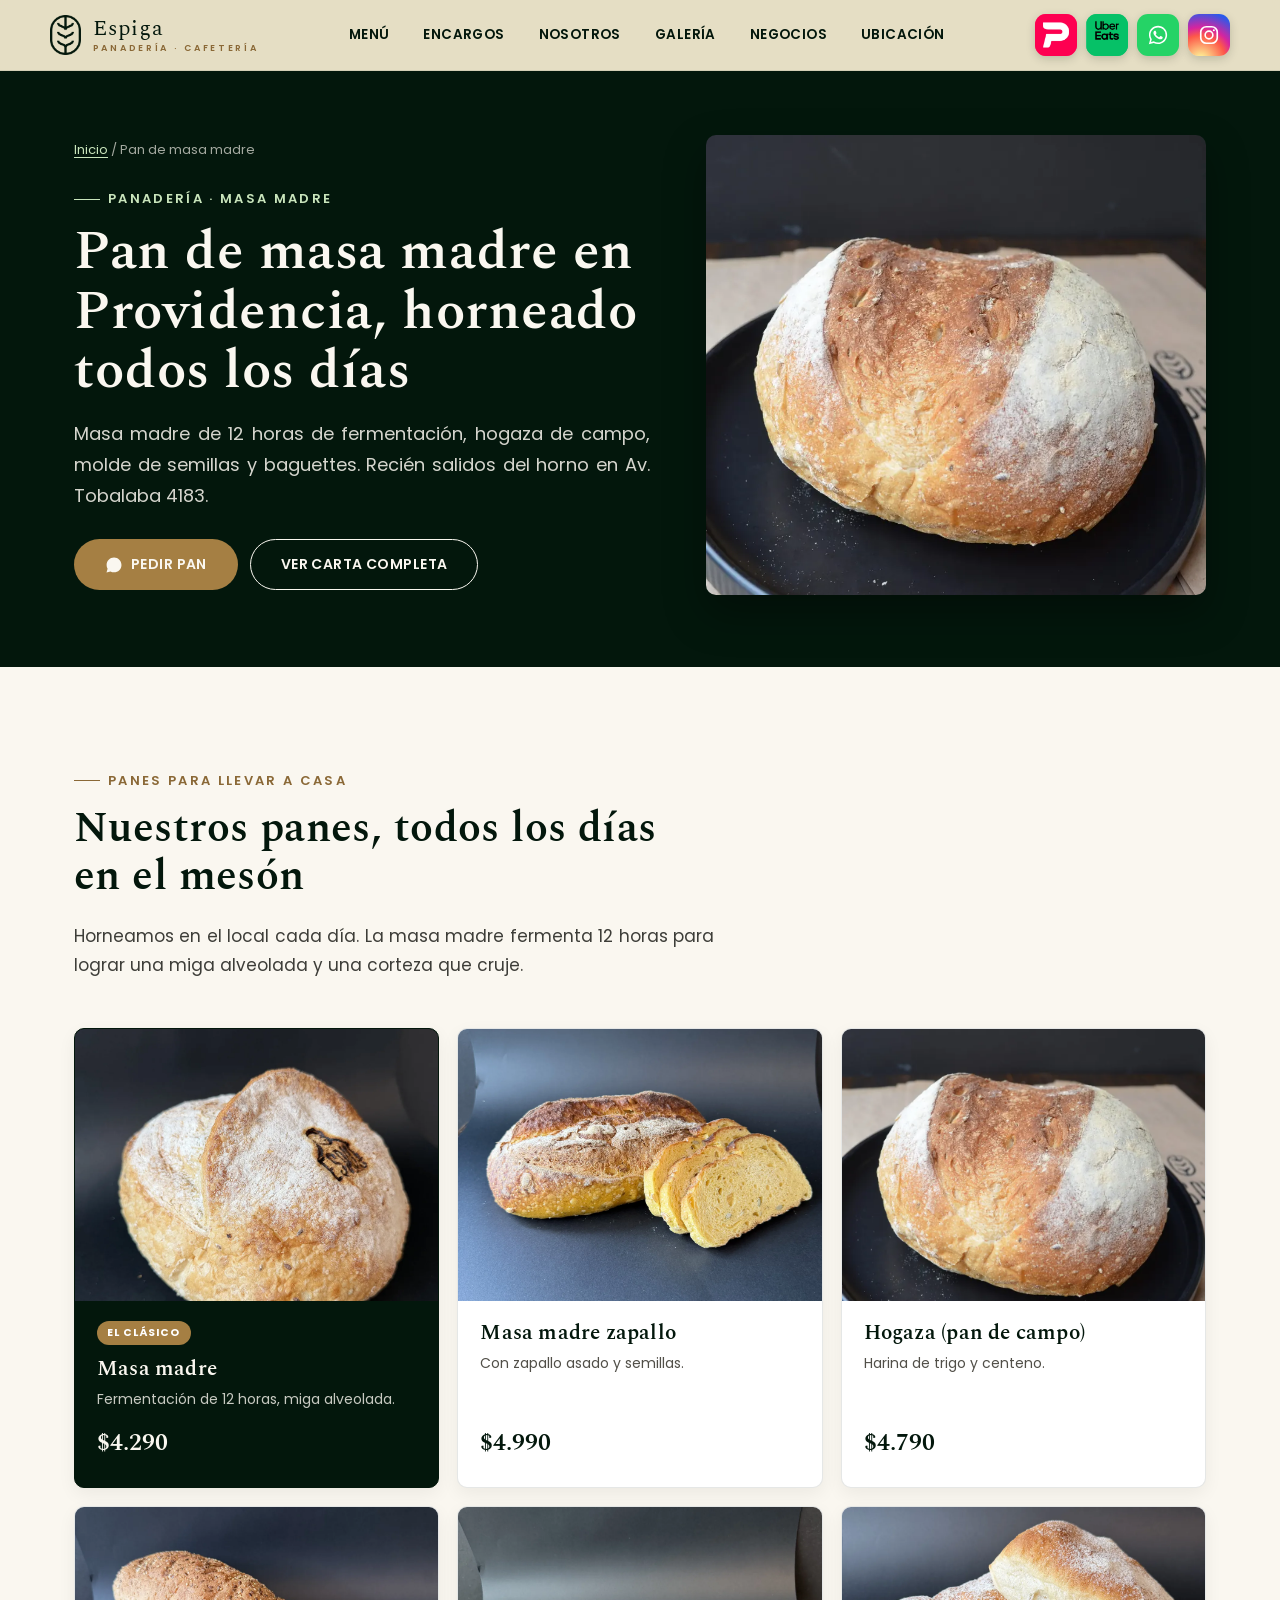
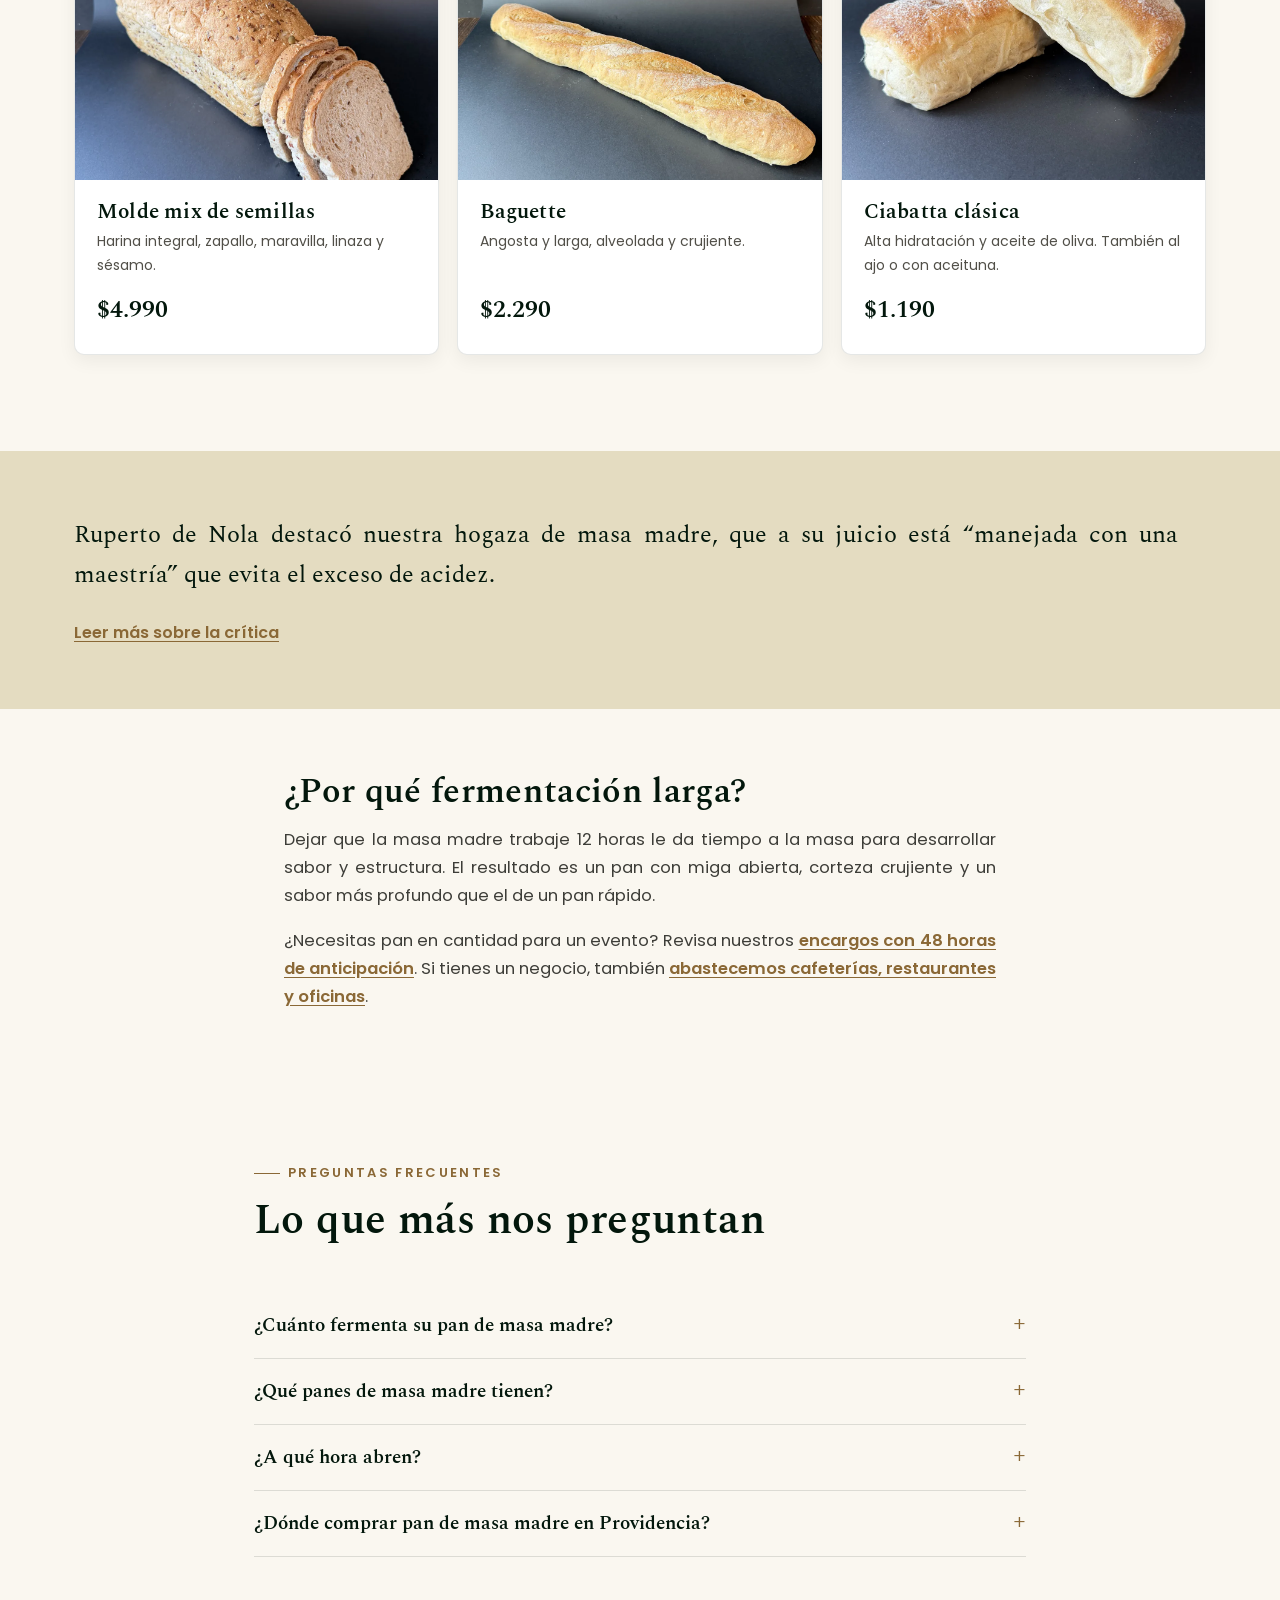
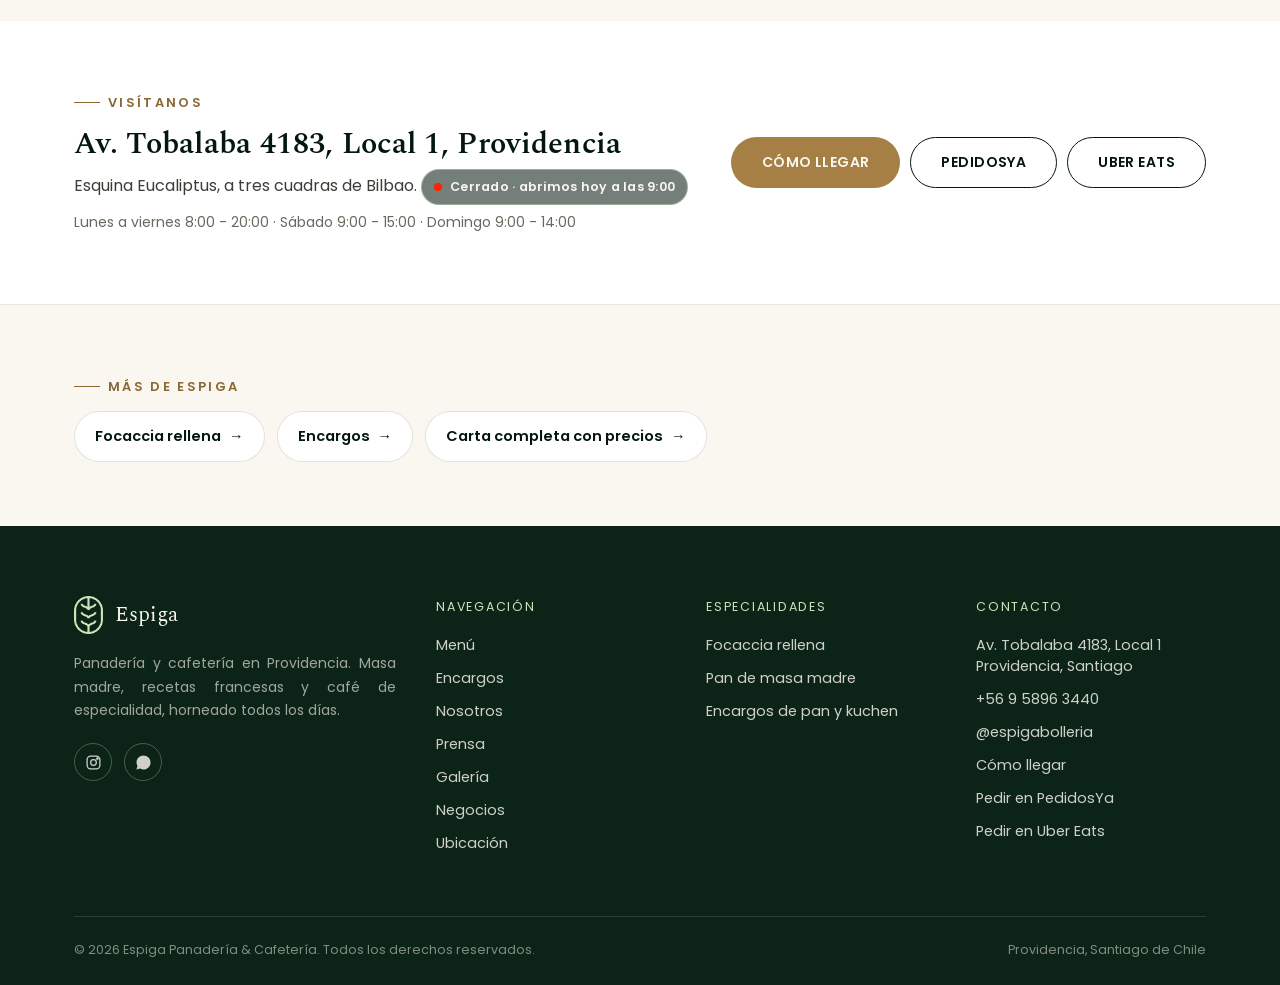
<file: pan-masa-madre-providencia.html>
<!DOCTYPE html>
<html lang="es-CL">
<head>
  <!-- Google Tag Manager -->
  <script>(function(w,d,s,l,i){w[l]=w[l]||[];w[l].push({'gtm.start':
                                                        new Date().getTime(),event:'gtm.js'});var f=d.getElementsByTagName(s)[0],
  j=d.createElement(s),dl=l!='dataLayer'?'&l='+l:'';j.async=true;j.src=
  'https://www.googletagmanager.com/gtm.js?id='+i+dl;f.parentNode.insertBefore(j,f);
                              })(window,document,'script','dataLayer','GTM-N959W853');</script>
  <!-- End Google Tag Manager -->

  <!-- Google tag (gtag.js) -->
  <script async src="https://www.googletagmanager.com/gtag/js?id=G-MPP8X9K5NX"></script>
  <script>
      window.dataLayer = window.dataLayer || [];
      function gtag(){dataLayer.push(arguments);}
      gtag('js', new Date());

      gtag('config', 'G-MPP8X9K5NX');
  </script>

<meta charset="UTF-8">
<meta name="viewport" content="width=device-width, initial-scale=1.0">
<title>Pan de masa madre en Providencia | Espiga Panadería</title>
<link rel="canonical" href="https://espigabolleria.cl/pan-masa-madre-providencia.html">
<meta name="theme-color" content="#03170c">
<meta name="description" content="Pan de masa madre con 12 horas de fermentación, hogaza de trigo y centeno y baguettes, horneados a diario en Av. Tobalaba 4183, Providencia.">

<link rel="icon" type="image/png" href="/assets/img/favicon.png">
<link rel="apple-touch-icon" href="/assets/img/favicon.png">
<link rel="preconnect" href="https://fonts.googleapis.com">
<link rel="preconnect" href="https://fonts.gstatic.com" crossorigin>
<link href="https://fonts.googleapis.com/css2?family=Spectral:wght@400;500;600;700&family=Poppins:wght@400;500;600;700&display=swap" rel="stylesheet">
<link rel="stylesheet" href="/css/style.css?v=9">

<meta property="og:title" content="Pan de masa madre en Providencia | Espiga Panadería">
<meta property="og:description" content="Pan de masa madre con 12 horas de fermentación, hogaza de trigo y centeno y baguettes, horneados a diario en Av. Tobalaba 4183, Providencia.">
<meta property="og:image" content="https://espigabolleria.cl/assets/img/og-espiga.jpg">
<meta property="og:image:width" content="1200">
<meta property="og:image:height" content="630">
<meta property="og:url" content="https://espigabolleria.cl/pan-masa-madre-providencia.html">
<meta property="og:type" content="website">
<meta property="og:locale" content="es_CL">
<meta property="og:site_name" content="Espiga Panadería &amp; Cafetería">
<meta name="twitter:card" content="summary_large_image">
<meta name="twitter:title" content="Pan de masa madre en Providencia | Espiga Panadería">
<meta name="twitter:description" content="Pan de masa madre con 12 horas de fermentación, hogaza de trigo y centeno y baguettes, horneados a diario en Av. Tobalaba 4183, Providencia.">
<meta name="twitter:image" content="https://espigabolleria.cl/assets/img/og-espiga.jpg">

<script type="application/ld+json">
{"@context":"https://schema.org","@graph":[{"@type":"WebPage","@id":"https://espigabolleria.cl/pan-masa-madre-providencia.html#pagina","url":"https://espigabolleria.cl/pan-masa-madre-providencia.html","name":"Pan de masa madre en Providencia | Espiga Panadería","description":"Pan de masa madre con 12 horas de fermentación, hogaza de trigo y centeno y baguettes, horneados a diario en Av. Tobalaba 4183, Providencia.","inLanguage":"es-CL","isPartOf":{"@type":"WebSite","url":"https://espigabolleria.cl/","name":"Espiga Panadería & Cafetería"},"about":{"@id":"https://espigabolleria.cl/#negocio"},"primaryImageOfPage":"https://espigabolleria.cl/assets/img/g7-pan-campo.webp"},{"@type":"BreadcrumbList","itemListElement":[{"@type":"ListItem","position":1,"name":"Inicio","item":"https://espigabolleria.cl/"},{"@type":"ListItem","position":2,"name":"Pan de masa madre","item":"https://espigabolleria.cl/pan-masa-madre-providencia.html"}]},{"@type":"FAQPage","mainEntity":[{"@type":"Question","name":"¿Cuánto fermenta su pan de masa madre?","acceptedAnswer":{"@type":"Answer","text":"Nuestra masa madre tiene una fermentación de 12 horas y el pan se hornea a diario en el local."}},{"@type":"Question","name":"¿Qué panes de masa madre tienen?","acceptedAnswer":{"@type":"Answer","text":"Tenemos pan de masa madre clásico, masa madre con zapallo asado y semillas, y hogaza o pan de campo de trigo y centeno."}},{"@type":"Question","name":"¿A qué hora abren?","acceptedAnswer":{"@type":"Answer","text":"Lunes a viernes de 8:00 a 20:00, sábado de 9:00 a 15:00 y domingo de 9:00 a 14:00."}},{"@type":"Question","name":"¿Dónde comprar pan de masa madre en Providencia?","acceptedAnswer":{"@type":"Answer","text":"En Espiga, Av. Tobalaba 4183, Local 1, Providencia, esquina Eucaliptus. También puedes pedir por WhatsApp, PedidosYa o Uber Eats."}}]},{"@type":"ItemList","name":"Panes de Espiga","itemListElement":[{"@type":"ListItem","position":1,"item":{"@type":"Product","name":"Pan de masa madre","brand":{"@type":"Brand","name":"Espiga"},"offers":{"@type":"Offer","price":"4290","priceCurrency":"CLP","availability":"https://schema.org/InStock","seller":{"@id":"https://espigabolleria.cl/#negocio"}},"description":"Fermentación de 12 horas, miga alveolada"}},{"@type":"ListItem","position":2,"item":{"@type":"Product","name":"Pan de masa madre con zapallo","brand":{"@type":"Brand","name":"Espiga"},"offers":{"@type":"Offer","price":"4990","priceCurrency":"CLP","availability":"https://schema.org/InStock","seller":{"@id":"https://espigabolleria.cl/#negocio"}},"description":"Con zapallo asado y semillas"}},{"@type":"ListItem","position":3,"item":{"@type":"Product","name":"Hogaza (pan de campo)","brand":{"@type":"Brand","name":"Espiga"},"offers":{"@type":"Offer","price":"4790","priceCurrency":"CLP","availability":"https://schema.org/InStock","seller":{"@id":"https://espigabolleria.cl/#negocio"}},"description":"Harina de trigo y centeno"}},{"@type":"ListItem","position":4,"item":{"@type":"Product","name":"Pan de molde mix de semillas","brand":{"@type":"Brand","name":"Espiga"},"offers":{"@type":"Offer","price":"4990","priceCurrency":"CLP","availability":"https://schema.org/InStock","seller":{"@id":"https://espigabolleria.cl/#negocio"}},"description":"Harina integral, zapallo, maravilla, linaza y sésamo"}},{"@type":"ListItem","position":5,"item":{"@type":"Product","name":"Baguette","brand":{"@type":"Brand","name":"Espiga"},"offers":{"@type":"Offer","price":"2290","priceCurrency":"CLP","availability":"https://schema.org/InStock","seller":{"@id":"https://espigabolleria.cl/#negocio"}},"description":"Angosta y larga, alveolada y crujiente"}},{"@type":"ListItem","position":6,"item":{"@type":"Product","name":"Ciabatta clásica","brand":{"@type":"Brand","name":"Espiga"},"offers":{"@type":"Offer","price":"1190","priceCurrency":"CLP","availability":"https://schema.org/InStock","seller":{"@id":"https://espigabolleria.cl/#negocio"}},"description":"Alta hidratación y aceite de oliva"}}]}]}
</script>
</head>
<body class="subpage">
<!-- Google Tag Manager (noscript) -->
  <noscript><iframe src="https://www.googletagmanager.com/ns.html?id=GTM-N959W853" height="0" width="0" style="display:none;visibility:hidden"></iframe></noscript>
  <!-- End Google Tag Manager (noscript) -->
<a class="skip-link" href="#contenido">Saltar al contenido</a>
<header class="site-header">
  <div class="container header-inner">
    <a href="/" class="brand">
      <img src="assets/img/isotipo-dark.webp" alt="Espiga Panadería" width="31" height="40">
      <span class="brand-word">Espiga<small>Panadería · Cafetería</small></span>
    </a>

    <nav class="main-nav" id="main-nav" aria-label="Principal">
      <a href="/#menu">Menú</a>
      <a href="/#encargos">Encargos</a>
      <a href="/#nosotros">Nosotros</a>
      <a href="/#galeria">Galería</a>
      <a href="/#negocios">Negocios</a>
      <a href="/#ubicacion">Ubicación</a>
      <a href="https://wa.me/56958963440?text=Hola%20Espiga%2C%20quiero%20hacer%20un%20pedido%3A%20" target="_blank" rel="noopener" class="btn btn-gold btn-sm nav-cta" data-track="whatsapp" data-loc="menu_movil">Pedir por WhatsApp</a>
    </nav>

    <div class="header-actions">
      <div class="order-links">
        <a class="order-icon oi-pedidosya" data-track="pedidosya" data-loc="header" href="https://www.pedidosya.cl/restaurantes/santiago/espiga-panaderia-e71de2d0-ff0e-44c2-8fc5-16a61043ae1c-menu" target="_blank" rel="noopener" aria-label="Pedir en PedidosYa" title="Pedir en PedidosYa">
          <img src="assets/img/pedidosya-short.webp" alt="" width="42" height="42">
        </a>
        <a class="order-icon oi-ubereats" data-track="ubereats" data-loc="header" href="https://www.ubereats.com/cl/store/espiga-panaderia-santiago/zALc1uJ6V3Go2YLQgG5O0g" target="_blank" rel="noopener" aria-label="Pedir en Uber Eats" title="Pedir en Uber Eats">
          <img src="assets/img/ubereats-short.webp" alt="" width="42" height="42">
        </a>
        <a class="order-icon oi-whatsapp" data-track="whatsapp" data-loc="header" href="https://wa.me/56958963440?text=Hola%20Espiga%2C%20quiero%20hacer%20un%20pedido%3A%20" target="_blank" rel="noopener" aria-label="Escríbenos por WhatsApp" title="WhatsApp">
          <svg viewBox="0 0 24 24" fill="currentColor"><path d="M12.04 2C6.58 2 2.13 6.45 2.13 11.91c0 1.75.46 3.45 1.32 4.95L2 22l5.29-1.39a9.9 9.9 0 0 0 4.75 1.21h.01c5.46 0 9.91-4.45 9.91-9.91C21.96 6.45 17.5 2 12.04 2zm0 18.14h-.01a8.2 8.2 0 0 1-4.19-1.15l-.3-.18-3.14.82.84-3.06-.2-.32a8.18 8.18 0 0 1-1.26-4.34c0-4.53 3.69-8.22 8.24-8.22 2.2 0 4.27.86 5.82 2.42a8.17 8.17 0 0 1 2.41 5.81c0 4.53-3.69 8.22-8.21 8.22zm4.51-6.16c-.25-.12-1.46-.72-1.68-.8-.23-.08-.39-.12-.56.12-.16.25-.64.8-.79.96-.14.16-.29.18-.54.06-.25-.12-1.04-.38-1.98-1.22-.73-.65-1.23-1.46-1.37-1.7-.14-.25-.02-.38.11-.5.11-.11.25-.29.37-.43.12-.14.16-.25.25-.41.08-.16.04-.31-.02-.43-.06-.12-.56-1.34-.76-1.83-.2-.48-.41-.42-.56-.42-.14 0-.31-.02-.47-.02-.16 0-.43.06-.66.31-.22.25-.87.85-.87 2.08 0 1.22.89 2.4 1.01 2.57.12.16 1.75 2.67 4.25 3.74.59.26 1.06.41 1.42.52.6.19 1.14.16 1.57.1.48-.07 1.46-.6 1.67-1.18.2-.58.2-1.07.14-1.18-.06-.1-.22-.16-.47-.28z"/></svg>
        </a>
        <a class="order-icon oi-instagram" data-track="instagram" data-loc="header" href="https://instagram.com/espigabolleria" target="_blank" rel="noopener" aria-label="Síguenos en Instagram" title="Instagram">
          <svg viewBox="0 0 24 24" fill="none" stroke="#fff" stroke-width="1.8"><rect x="3" y="3" width="18" height="18" rx="6"/><circle cx="12" cy="12" r="4.2"/><circle cx="17.3" cy="6.7" r="1.1" fill="#fff" stroke="none"/></svg>
        </a>
      </div>
      <button class="burger" aria-label="Abrir menú" aria-expanded="false" aria-controls="main-nav"><span></span><span></span><span></span></button>
    </div>
  </div>
</header>

<main id="contenido">
<section class="page-hero">
  <div class="container page-hero-grid">
    <div class="page-hero-copy">
      <nav class="breadcrumb" aria-label="Ruta"><a href="/">Inicio</a> <span aria-hidden="true">/</span> <span aria-current="page">Pan de masa madre</span></nav>
      <div class="eyebrow">Panadería · Masa madre</div>
      <h1>Pan de masa madre en Providencia, horneado todos los días</h1>
      <p class="page-lead">Masa madre de 12 horas de fermentación, hogaza de campo, molde de semillas y baguettes. Recién salidos del horno en Av. Tobalaba 4183.</p>
      <div class="feature-actions">
        <a href="https://wa.me/56958963440?text=Hola%20Espiga%2C%20quiero%20pedir%20pan%3A%20" target="_blank" rel="noopener" class="btn btn-gold" data-track="whatsapp" data-loc="pagina_hero"><svg viewBox="0 0 24 24" fill="currentColor" aria-hidden="true"><path d="M12.04 2C6.58 2 2.13 6.45 2.13 11.91c0 1.75.46 3.45 1.32 4.95L2 22l5.29-1.39a9.9 9.9 0 0 0 4.75 1.21h.01c5.46 0 9.91-4.45 9.91-9.91C21.96 6.45 17.5 2 12.04 2z"/></svg> Pedir pan</a>
        <a href="/#menu" class="btn btn-outline">Ver carta completa</a>
      </div>
    </div>
    <div class="page-hero-media">
      <img src="/assets/img/g7-pan-campo.webp" alt="Pan de campo de masa madre recién horneado en Espiga" width="927" height="1400" fetchpriority="high">
    </div>
  </div>
</section>

<section class="section encargos-section">
  <div class="container">
    <div class="section-head">
      <div class="eyebrow">Panes para llevar a casa</div>
      <h2>Nuestros panes, todos los días en el mesón</h2>
      <p>Horneamos en el local cada día. La masa madre fermenta 12 horas para lograr una miga alveolada y una corteza que cruje.</p>
    </div>
    <div class="encargos-grid encargos-grid--3">
      <article class="encargo-card encargo-card--destacado encargo-card--foto">
        <img class="encargo-photo" src="/assets/img/cat-masa-madre.webp" alt="Pan de masa madre de Espiga con su sello" width="1200" height="900" loading="lazy">
        <span class="encargo-badge">El clásico</span>
        <h3>Masa madre</h3>
        <p>Fermentación de 12 horas, miga alveolada.</p>
        <div class="encargo-price"><span data-price-key="Panadería y bollería|Masa madre">$4.290</span></div>
      </article>
      <article class="encargo-card encargo-card--foto">
        <img class="encargo-photo" src="/assets/img/cat-masa-madre-zapallo.webp" alt="Pan de masa madre con zapallo de Espiga, rebanado" width="1200" height="900" loading="lazy">
        <h3>Masa madre zapallo</h3>
        <p>Con zapallo asado y semillas.</p>
        <div class="encargo-price"><span data-price-key="Panadería y bollería|Masa madre zapallo">$4.990</span></div>
      </article>
      <article class="encargo-card encargo-card--foto">
        <img class="encargo-photo" src="/assets/img/g7-pan-campo.webp" alt="Hogaza de pan de campo de Espiga" width="1200" height="900" loading="lazy">
        <h3>Hogaza (pan de campo)</h3>
        <p>Harina de trigo y centeno.</p>
        <div class="encargo-price"><span data-price-key="Panadería y bollería|Hogaza (pan de campo)">$4.790</span></div>
      </article>
      <article class="encargo-card encargo-card--foto">
        <img class="encargo-photo" src="/assets/img/cat-molde-semillas.webp" alt="Pan de molde mix de semillas de Espiga, rebanado" width="1200" height="900" loading="lazy">
        <h3>Molde mix de semillas</h3>
        <p>Harina integral, zapallo, maravilla, linaza y sésamo.</p>
        <div class="encargo-price"><span data-price-key="Panadería y bollería|Molde mix de semillas">$4.990</span></div>
      </article>
      <article class="encargo-card encargo-card--foto">
        <img class="encargo-photo" src="/assets/img/cat-baguette.webp" alt="Baguette de Espiga" width="1200" height="900" loading="lazy">
        <h3>Baguette</h3>
        <p>Angosta y larga, alveolada y crujiente.</p>
        <div class="encargo-price"><span data-price-key="Panadería y bollería|Baguette">$2.290</span></div>
      </article>
      <article class="encargo-card encargo-card--foto">
        <img class="encargo-photo" src="/assets/img/cat-ciabatta.webp" alt="Ciabattas de Espiga" width="1200" height="900" loading="lazy">
        <h3>Ciabatta clásica</h3>
        <p>Alta hidratación y aceite de oliva. También al ajo o con aceituna.</p>
        <div class="encargo-price"><span data-price-key="Panadería y bollería|Ciabatta clásica">$1.190</span></div>
      </article>
    </div>
  </div>
</section>

<section class="section section-tight press-mini">
  <div class="container press-mini-inner">
    <p class="press-mini-quote">Ruperto de Nola destacó nuestra hogaza de masa madre, que a su juicio está “manejada con una maestría” que evita el exceso de acidez.</p>
    <a href="/#prensa" class="text-link">Leer más sobre la crítica</a>
  </div>
</section>

<section class="section section-tight">
  <div class="container narrow">
    <h2>¿Por qué fermentación larga?</h2>
    <p>Dejar que la masa madre trabaje 12 horas le da tiempo a la masa para desarrollar sabor y estructura. El resultado es un pan con miga abierta, corteza crujiente y un sabor más profundo que el de un pan rápido.</p>
    <p>¿Necesitas pan en cantidad para un evento? Revisa nuestros <a href="/encargos.html" class="text-link">encargos con 48 horas de anticipación</a>. Si tienes un negocio, también <a href="/#negocios" class="text-link">abastecemos cafeterías, restaurantes y oficinas</a>.</p>
  </div>
</section>

<section class="section section-tight faq-section">
  <div class="container faq-wrap">
    <div class="section-head">
      <div class="eyebrow">Preguntas frecuentes</div>
      <h2>Lo que más nos preguntan</h2>
    </div>
      <details class="faq-item">
        <summary>¿Cuánto fermenta su pan de masa madre?</summary>
        <p>Nuestra masa madre tiene una fermentación de 12 horas y el pan se hornea a diario en el local.</p>
      </details>
      <details class="faq-item">
        <summary>¿Qué panes de masa madre tienen?</summary>
        <p>Tenemos pan de masa madre clásico, masa madre con zapallo asado y semillas, y hogaza o pan de campo de trigo y centeno.</p>
      </details>
      <details class="faq-item">
        <summary>¿A qué hora abren?</summary>
        <p>Lunes a viernes de 8:00 a 20:00, sábado de 9:00 a 15:00 y domingo de 9:00 a 14:00.</p>
      </details>
      <details class="faq-item">
        <summary>¿Dónde comprar pan de masa madre en Providencia?</summary>
        <p>En Espiga, Av. Tobalaba 4183, Local 1, Providencia, esquina Eucaliptus. También puedes pedir por WhatsApp, PedidosYa o Uber Eats.</p>
      </details>
  </div>
</section>

<section class="section section-tight page-visit">
  <div class="container page-visit-inner">
    <div>
      <div class="eyebrow">Visítanos</div>
      <h2>Av. Tobalaba 4183, Local 1, Providencia</h2>
      <p>Esquina Eucaliptus, a tres cuadras de Bilbao. <span class="open-status" data-open-status></span></p>
      <p class="page-visit-hours">Lunes a viernes 8:00 - 20:00 · Sábado 9:00 - 15:00 · Domingo 9:00 - 14:00</p>
    </div>
    <div class="page-visit-actions">
      <a href="https://www.google.com/maps/dir/?api=1&amp;destination=Espiga+Panader%C3%ADa+Av.+Tobalaba+4183+Providencia" target="_blank" rel="noopener" class="btn btn-gold" data-track="maps" data-loc="pagina">Cómo llegar</a>
      <a href="https://www.pedidosya.cl/restaurantes/santiago/espiga-panaderia-e71de2d0-ff0e-44c2-8fc5-16a61043ae1c-menu" target="_blank" rel="noopener" class="btn btn-outline-dark" data-track="pedidosya" data-loc="pagina">PedidosYa</a>
      <a href="https://www.ubereats.com/cl/store/espiga-panaderia-santiago/zALc1uJ6V3Go2YLQgG5O0g" target="_blank" rel="noopener" class="btn btn-outline-dark" data-track="ubereats" data-loc="pagina">Uber Eats</a>
    </div>
  </div>
</section>

<section class="section section-tight more-section">
  <div class="container">
    <div class="eyebrow">Más de Espiga</div>
    <div class="more-links">
      <a class="more-link" href="/focaccia-rellena.html">Focaccia rellena <span aria-hidden="true">→</span></a>
      <a class="more-link" href="/encargos.html">Encargos <span aria-hidden="true">→</span></a>
      <a class="more-link" href="/#menu">Carta completa con precios <span aria-hidden="true">→</span></a>
    </div>
  </div>
</section>
</main>

<footer class="site-footer">
  <div class="container">
    <div class="footer-top">
      <div class="footer">
        <div class="footer-brand">
          <img src="assets/img/isotipo-light.webp" alt="Espiga" width="29" height="38" loading="lazy">
          <span class="footer-brand-word">Espiga</span>
        </div>
        <p>Panadería y cafetería en Providencia. Masa madre, recetas francesas y café de especialidad, horneado todos los días.</p>
        <div class="social-row">
          <a href="https://instagram.com/espigabolleria" target="_blank" rel="noopener" aria-label="Instagram de Espiga" data-track="instagram" data-loc="footer">
            <svg viewBox="0 0 24 24" fill="none" stroke="currentColor" stroke-width="1.8"><rect x="3" y="3" width="18" height="18" rx="5"/><circle cx="12" cy="12" r="4"/><circle cx="17.5" cy="6.5" r="1"/></svg>
          </a>
          <a href="https://wa.me/56958963440?text=Hola%20Espiga%2C%20quiero%20hacer%20un%20pedido%3A%20" target="_blank" rel="noopener" aria-label="WhatsApp de Espiga" data-track="whatsapp" data-loc="footer">
            <svg viewBox="0 0 24 24" fill="currentColor"><path d="M12.04 2C6.58 2 2.13 6.45 2.13 11.91c0 1.75.46 3.45 1.32 4.95L2 22l5.29-1.39a9.9 9.9 0 0 0 4.75 1.21h.01c5.46 0 9.91-4.45 9.91-9.91C21.96 6.45 17.5 2 12.04 2zm4.51 14.02c-.25-.12-1.46-.72-1.68-.8-.23-.08-.39-.12-.56.12-.16.25-.64.8-.79.96-.14.16-.29.18-.54.06-.25-.12-1.04-.38-1.98-1.22-.73-.65-1.23-1.46-1.37-1.7-.14-.25-.02-.38.11-.5.11-.11.25-.29.37-.43.12-.14.16-.25.25-.41.08-.16.04-.31-.02-.43-.06-.12-.56-1.34-.76-1.83-.2-.48-.41-.42-.56-.42-.14 0-.31-.02-.47-.02-.16 0-.43.06-.66.31-.22.25-.87.85-.87 2.08 0 1.22.89 2.4 1.01 2.57.12.16 1.75 2.67 4.25 3.74.59.26 1.06.41 1.42.52.6.19 1.14.16 1.57.1.48-.07 1.46-.6 1.67-1.18.2-.58.2-1.07.14-1.18-.06-.1-.22-.16-.47-.28z"/></svg>
          </a>
        </div>
      </div>
      <div>
        <p class="footer-heading">Navegación</p>
        <ul>
          <li><a href="/#menu">Menú</a></li>
          <li><a href="/#encargos">Encargos</a></li>
          <li><a href="/#nosotros">Nosotros</a></li>
          <li><a href="/#prensa">Prensa</a></li>
          <li><a href="/#galeria">Galería</a></li>
          <li><a href="/#negocios">Negocios</a></li>
          <li><a href="/#ubicacion">Ubicación</a></li>
        </ul>
      </div>
      <div>
        <p class="footer-heading">Especialidades</p>
        <ul>
          <li><a href="/focaccia-rellena.html">Focaccia rellena</a></li>
          <li><a href="/pan-masa-madre-providencia.html">Pan de masa madre</a></li>
          <li><a href="/encargos.html">Encargos de pan y kuchen</a></li>
        </ul>
      </div>
      <div>
        <p class="footer-heading">Contacto</p>
        <ul>
          <li>Av. Tobalaba 4183, Local 1<br>Providencia, Santiago</li>
          <li><a href="https://wa.me/56958963440?text=Hola%20Espiga%2C%20quiero%20hacer%20un%20pedido%3A%20" target="_blank" rel="noopener" data-track="whatsapp" data-loc="footer">+56 9 5896 3440</a></li>
          <li><a href="https://instagram.com/espigabolleria" target="_blank" rel="noopener" data-track="instagram" data-loc="footer">@espigabolleria</a></li>
          <li><a href="https://www.google.com/maps/dir/?api=1&amp;destination=Espiga+Panader%C3%ADa+Av.+Tobalaba+4183+Providencia" target="_blank" rel="noopener" data-track="maps" data-loc="footer">Cómo llegar</a></li>
          <li><a href="https://www.pedidosya.cl/restaurantes/santiago/espiga-panaderia-e71de2d0-ff0e-44c2-8fc5-16a61043ae1c-menu" target="_blank" rel="noopener" data-track="pedidosya" data-loc="footer">Pedir en PedidosYa</a></li>
          <li><a href="https://www.ubereats.com/cl/store/espiga-panaderia-santiago/zALc1uJ6V3Go2YLQgG5O0g" target="_blank" rel="noopener" data-track="ubereats" data-loc="footer">Pedir en Uber Eats</a></li>
        </ul>
      </div>
    </div>
    <div class="footer-bottom">
      <span>© <span id="year">2026</span> Espiga Panadería &amp; Cafetería. Todos los derechos reservados.</span>
      <span>Providencia, Santiago de Chile</span>
    </div>
  </div>
</footer>

<!-- Pedidos flotantes -->
<div class="float-stack">
  <a class="float-btn fb-instagram" data-track="instagram" data-loc="flotante" href="https://instagram.com/espigabolleria" target="_blank" rel="noopener" aria-label="Síguenos en Instagram" title="Instagram">
    <svg viewBox="0 0 24 24" fill="none" stroke="#fff" stroke-width="1.8"><rect x="3" y="3" width="18" height="18" rx="6"/><circle cx="12" cy="12" r="4.2"/><circle cx="17.3" cy="6.7" r="1.1" fill="#fff" stroke="none"/></svg>
  </a>
  <a class="float-btn fb-pedidosya" data-track="pedidosya" data-loc="flotante" href="https://www.pedidosya.cl/restaurantes/santiago/espiga-panaderia-e71de2d0-ff0e-44c2-8fc5-16a61043ae1c-menu" target="_blank" rel="noopener" aria-label="Pedir en PedidosYa" title="Pedir en PedidosYa">
    <img src="assets/img/pedidosya-short.webp" alt="" width="42" height="42">
  </a>
  <a class="float-btn fb-ubereats" data-track="ubereats" data-loc="flotante" href="https://www.ubereats.com/cl/store/espiga-panaderia-santiago/zALc1uJ6V3Go2YLQgG5O0g" target="_blank" rel="noopener" aria-label="Pedir en Uber Eats" title="Pedir en Uber Eats">
    <img src="assets/img/ubereats-short.webp" alt="" width="42" height="42">
  </a>
  <a class="float-btn fb-whatsapp" data-track="whatsapp" data-loc="flotante" href="https://wa.me/56958963440?text=Hola%20Espiga%2C%20quiero%20hacer%20un%20pedido%3A%20" target="_blank" rel="noopener" aria-label="Escríbenos por WhatsApp" title="WhatsApp">
    <svg viewBox="0 0 24 24" fill="currentColor"><path d="M12.04 2C6.58 2 2.13 6.45 2.13 11.91c0 1.75.46 3.45 1.32 4.95L2 22l5.29-1.39a9.9 9.9 0 0 0 4.75 1.21h.01c5.46 0 9.91-4.45 9.91-9.91C21.96 6.45 17.5 2 12.04 2zm4.51 14.02c-.25-.12-1.46-.72-1.68-.8-.23-.08-.39-.12-.56.12-.16.25-.64.8-.79.96-.14.16-.29.18-.54.06-.25-.12-1.04-.38-1.98-1.22-.73-.65-1.23-1.46-1.37-1.7-.14-.25-.02-.38.11-.5.11-.11.25-.29.37-.43.12-.14.16-.25.25-.41.08-.16.04-.31-.02-.43-.06-.12-.56-1.34-.76-1.83-.2-.48-.41-.42-.56-.42-.14 0-.31-.02-.47-.02-.16 0-.43.06-.66.31-.22.25-.87.85-.87 2.08 0 1.22.89 2.4 1.01 2.57.12.16 1.75 2.67 4.25 3.74.59.26 1.06.41 1.42.52.6.19 1.14.16 1.57.1.48-.07 1.46-.6 1.67-1.18.2-.58.2-1.07.14-1.18-.06-.1-.22-.16-.47-.28z"/></svg>
  </a>
</div>

<!-- Barra de acción móvil -->
<nav class="mobile-bar" aria-label="Pedir">
  <a href="https://wa.me/56958963440?text=Hola%20Espiga%2C%20quiero%20hacer%20un%20pedido%3A%20" target="_blank" rel="noopener" class="mb-btn mb-primary" data-track="whatsapp" data-loc="barra_movil"><svg viewBox="0 0 24 24" fill="currentColor" aria-hidden="true"><path d="M12.04 2C6.58 2 2.13 6.45 2.13 11.91c0 1.75.46 3.45 1.32 4.95L2 22l5.29-1.39a9.9 9.9 0 0 0 4.75 1.21h.01c5.46 0 9.91-4.45 9.91-9.91C21.96 6.45 17.5 2 12.04 2z"/></svg><span>WhatsApp</span></a>
  <button type="button" class="mb-btn" id="mb-delivery" aria-expanded="false" aria-controls="mb-sheet">
    <svg viewBox="0 0 24 24" fill="none" stroke="currentColor" stroke-width="2" aria-hidden="true"><path d="M3 7h11v9H3zM14 10h4l3 3v3h-7z"/><circle cx="7" cy="17.5" r="1.8"/><circle cx="17.5" cy="17.5" r="1.8"/></svg>
    <span>Delivery</span>
  </button>
  <a href="https://www.google.com/maps/dir/?api=1&amp;destination=Espiga+Panader%C3%ADa+Av.+Tobalaba+4183+Providencia" target="_blank" rel="noopener" class="mb-btn" data-track="maps" data-loc="barra_movil">
    <svg viewBox="0 0 24 24" fill="none" stroke="currentColor" stroke-width="2" aria-hidden="true"><path d="M21 10c0 6-9 12-9 12s-9-6-9-12a9 9 0 1 1 18 0z"/><circle cx="12" cy="10" r="3"/></svg>
    <span>Cómo llegar</span>
  </a>
  <div class="mb-sheet" id="mb-sheet" hidden>
    <a href="https://www.pedidosya.cl/restaurantes/santiago/espiga-panaderia-e71de2d0-ff0e-44c2-8fc5-16a61043ae1c-menu" target="_blank" rel="noopener" data-track="pedidosya" data-loc="barra_movil"><img src="assets/img/pedidosya-long.webp" alt="Pedir en PedidosYa" width="142" height="46" loading="lazy"></a>
    <a href="https://www.ubereats.com/cl/store/espiga-panaderia-santiago/zALc1uJ6V3Go2YLQgG5O0g" target="_blank" rel="noopener" data-track="ubereats" data-loc="barra_movil"><img src="assets/img/ubereats-long.png" alt="Pedir en Uber Eats" width="174" height="46" loading="lazy"></a>
  </div>
</nav>

<script src="/js/main.js?v=9" defer></script>
</body>
</html>
</file>
<file: css/style.css>
/* ============================================
   ESPIGA — Panadería & Cafetería
   Hoja de estilos principal
   Paleta oficial de marca:
   crema #e4dcc1 · verde oscuro #03170c
   verde claro #c9e5bc · dorado #a57f43
   gris #888280 · rojo acento #fd2201
   ============================================ */

:root{
  --cream: #e4dcc1;
  --cream-soft: #efe9d9;
  --cream-white: #faf7f0;
  --dark: #03170c;
  --dark-soft: #0c2417;
  --green-light: #c9e5bc;
  --gold: #a57f43;
  --gold-dark: #8a6836;
  --grey: #888280;
  --red: #fd2201;

  --font-serif: "Spectral", Georgia, serif;
  --font-sans: "Poppins", "Helvetica Neue", Arial, sans-serif;

  --container: 1180px;
  --radius: 4px;
  --shadow-soft: 0 12px 30px rgba(3, 23, 12, 0.12);
  --wheat-bg: url("../assets/img/wheat-tile.png");
}

/* Trama de espigas: fondo textural muy sutil, reutilizable en cualquier sección clara */
.bg-wheat{ background-image: var(--wheat-bg); background-repeat: repeat; }

*, *::before, *::after{ box-sizing: border-box; }
html{ scroll-behavior: smooth; }
body{
  margin:0;
  font-family: var(--font-sans);
  color: var(--dark);
  background: var(--cream-white);
  -webkit-font-smoothing: antialiased;
  overflow-x: hidden;
}
img{ max-width:100%; display:block; }
a{ color: inherit; text-decoration: none; }
ul{ list-style: none; margin:0; padding:0; }
h1,h2,h3,h4{
  font-family: var(--font-serif);
  font-weight: 600;
  line-height: 1.15;
  margin: 0 0 .5em;
  letter-spacing: .01em;
}
p{ margin:0 0 1em; line-height:1.7; text-align: justify; text-align-last: left; }
.container{
  width:100%;
  max-width: var(--container);
  margin: 0 auto;
  padding: 0 24px;
}
.section{ padding: 96px 0; position: relative; }
.section-tight{ padding: 64px 0; }
.eyebrow{
  display:inline-flex;
  align-items:center;
  gap:8px;
  font-family: var(--font-sans);
  font-size: 13px;
  font-weight: 600;
  letter-spacing: .18em;
  text-transform: uppercase;
  color: var(--gold-dark);
  margin-bottom: 14px;
}
.eyebrow::before{
  content:"";
  width: 26px; height: 1px;
  background: var(--gold-dark);
  display:inline-block;
}
.section-head{ max-width: 640px; margin-bottom: 48px; }
.section-head.center{ margin-left:auto; margin-right:auto; text-align:center; }
.section-head.center p{ text-align:center; text-align-last:center; }
.section-head h2{ font-size: clamp(28px, 4vw, 42px); }
.menu-section .section-head h2{ font-size: clamp(32px, 4.6vw, 50px); letter-spacing:.02em; }
.section-head p{ color:#3d3d38; font-size: 17px; }

/* Botones */
.btn{
  display:inline-flex;
  align-items:center;
  justify-content:center;
  gap:8px;
  padding: 14px 30px;
  border-radius: 999px;
  font-family: var(--font-sans);
  font-weight: 600;
  font-size: 14px;
  letter-spacing: .03em;
  text-transform: uppercase;
  border: 1.5px solid transparent;
  cursor: pointer;
  transition: transform .18s ease, box-shadow .18s ease, background .18s ease, color .18s ease;
  white-space: nowrap;
}
.btn:hover{ transform: translateY(-2px); }
.btn-gold{ background: var(--gold); color: var(--cream-white); }
.btn-gold:hover{ background: var(--gold-dark); box-shadow: var(--shadow-soft); }
.btn-outline{ background: transparent; border-color: currentColor; color: var(--cream-white); }
.btn-outline:hover{ background: rgba(250,247,240,.12); }
.btn-outline-dark{ background: transparent; border-color: var(--dark); color: var(--dark); }
.btn-outline-dark:hover{ background: var(--dark); color: var(--cream-white); }
.btn-sm{ padding: 10px 20px; font-size: 12px; }
.btn svg{ width:16px; height:16px; flex-shrink:0; }

/* Patrón de espigas (trama de marca) */
.wheat-pattern{
  background-image: url("data:image/svg+xml,%3Csvg xmlns='http://www.w3.org/2000/svg' width='60' height='90' viewBox='0 0 60 90'%3E%3Cg fill='none' stroke='%2303170c' stroke-width='2' opacity='0.06'%3E%3Cline x1='30' y1='6' x2='30' y2='84'/%3E%3Cpath d='M30 20 L20 12 M30 20 L40 12'/%3E%3Cpath d='M30 40 L20 32 M30 40 L40 32'/%3E%3Cpath d='M30 60 L20 52 M30 60 L40 52'/%3E%3Cpath d='M30 14 L24 8 M30 14 L36 8'/%3E%3C/g%3E%3C/svg%3E");
  background-repeat: repeat;
}

/* ===== Header ===== */
.site-header{
  position: sticky; top:0; z-index: 500;
  background: rgba(228,220,193,.94);
  backdrop-filter: blur(6px);
  border-bottom: 1px solid rgba(3,23,12,.08);
}
.header-inner{
  display:flex; align-items:center; justify-content:space-between;
  padding: 14px 0;
}
.brand{ display:flex; align-items:center; gap:12px; }
.brand img{ height: 40px; width:auto; }
.brand-word{ font-family: var(--font-serif); font-size: 22px; letter-spacing:.04em; line-height:1; }
.brand-word small{
  display:block; font-family: var(--font-sans); font-size: 9px;
  letter-spacing: .3em; text-transform: uppercase; color: var(--gold-dark);
  margin-top: 4px; font-weight:600;
}
.main-nav{ display:flex; align-items:center; gap: 34px; }
.main-nav a{
  font-size: 13.5px; font-weight:600; letter-spacing:.03em;
  text-transform: uppercase; color: var(--dark); position:relative;
  padding: 4px 0;
}
.main-nav a::after{
  content:""; position:absolute; left:0; bottom:-2px; height:2px; width:0;
  background: var(--gold); transition: width .2s ease;
}
.main-nav a:hover::after{ width:100%; }
.header-actions{ display:flex; align-items:center; gap:16px; }
.burger{ display:none; background:none; border:none; cursor:pointer; padding:8px; }
.burger span{ display:block; width:24px; height:2px; background:var(--dark); margin:5px 0; transition: all .2s ease;}

/* ===== Hero: foto protagonista (focaccia a la derecha, texto a la izquierda) ===== */
.hx-tag{ position:absolute; background: rgba(3,23,12,.82); color: var(--cream-white); border:1px solid rgba(201,229,188,.5); font-size: 13px; font-weight: 600; padding: 8px 14px; border-radius: 999px; white-space:nowrap; box-shadow: 0 8px 20px rgba(0,0,0,.2); }
.hx-proof{ list-style:none; padding: 22px 0 0; margin: 26px 0 0; border-top: 1px solid rgba(3,23,12,.14); display:flex; flex-wrap:wrap; gap: 10px 28px; font-size: 14px; }
.hx-stars{ color: var(--gold); letter-spacing: 1px; }
.hx .lead{ text-align:left; }
.hx-proof li{ margin:0; }

.hx-b{ position:relative; background: var(--dark); color: var(--cream-white); min-height: calc(100vh - 70px); display:flex; align-items:center; overflow:hidden; }
.hx-b .hx-photo{ position:absolute; top:0; right:0; bottom:0; width: 62%; }
.hx-b .hx-photo img{ width:100%; height:100%; object-fit: cover; object-position: center 58%; display:block; }
.hx-b .hx-photo::before{ content:""; position:absolute; inset:0; z-index:1; background: linear-gradient(90deg, var(--dark) 0%, rgba(3,23,12,.75) 18%, rgba(3,23,12,0) 48%), linear-gradient(0deg, rgba(3,23,12,.55) 0%, rgba(3,23,12,0) 30%); }
.hx-b .hx-tag{ z-index:2; }
.hx-b .hx-copy{ position:relative; z-index:3; padding-top: 56px; padding-bottom: 56px; }
.hx-b .hx-copy > *{ max-width: 540px; }
.hx-b .eyebrow{ color: var(--green-light); }
.hx-b .eyebrow::before{ background: var(--green-light); }
.hx-b h1{ font-size: clamp(36px, 4.4vw, 58px); line-height: 1.06; color: var(--cream-white); margin: 0 0 20px; }
.hx-b h1 em{ font-style: italic; color: var(--green-light); }
.hx-b .lead{ font-size: 18px; color: rgba(250,247,240,.86); margin: 0 0 30px; }
.hx-b .hx-proof{ border-top-color: rgba(201,229,188,.25); color: rgba(250,247,240,.85); }
@media (max-width: 900px){
  .hx-b{ display:block; min-height:auto; }
  .hx-b .hx-photo{ position:relative; width:100%; height: 340px; }
  .hx-b .hx-photo::before{ background: linear-gradient(0deg, var(--dark) 0%, rgba(3,23,12,0) 45%); }
  .hx-b .hx-copy{ padding-top: 8px; padding-bottom: 40px; }
  .hx-b .hx-tag[style*="left:72%"]{ left: auto !important; right: 4%; top: 76% !important; }
  .hx-b .hx-tag[style*="left:38%"]{ left: 6% !important; }
}

.hero-actions{ display:flex; gap:16px; flex-wrap:wrap; }

/* ===== Marquee strip ===== */
.strip{
  background: var(--dark); color: var(--green-light);
  padding: 16px 0; overflow:hidden; white-space:nowrap;
}
.strip-track{ display:inline-flex; gap: 48px; animation: scroll-strip 32s linear infinite; }
.strip-track span{ font-family: var(--font-serif); font-size:15px; letter-spacing:.04em; display:inline-flex; align-items:center; gap:48px;}
.strip-track span::after{ content:"✦"; color: var(--gold); font-size:11px; }
@keyframes scroll-strip{ from{ transform: translateX(0);} to{ transform: translateX(-50%);} }

/* ===== Nosotros ===== */
.about{ background: var(--cream); }
.about-grid{
  display:grid; grid-template-columns: 1fr 1fr; gap: 64px; align-items:center;
}
.about-media{ position:relative; }
.about-slider{ aspect-ratio: 4/5; border-radius: var(--radius); box-shadow: var(--shadow-soft); object-fit:cover; width:100%; display:block; }

/* ===== Photo slider (auto-avanza, usado en Nosotros y Lo Nuevo) ===== */
.photo-slider{ position:absolute; inset:0; overflow:hidden; width:100%; height:100%; }
.photo-slider-track{ display:flex; width:100%; height:100%; transition: transform .9s cubic-bezier(.65,0,.35,1); }
.photo-slider-track img{ width:100%; height:100%; object-fit:cover; flex-shrink:0; display:block; }
.about-media .tag-card{
  position:absolute; bottom:-24px; left:-24px; background: var(--dark); color:var(--cream-white);
  padding: 20px 24px; border-radius: var(--radius); max-width: 240px; box-shadow: var(--shadow-soft);
}
.about-media .tag-card strong{ display:block; font-family: var(--font-serif); font-size:26px; color:var(--green-light);}
.about-media .tag-card span{ font-size:12.5px; color: rgba(250,247,240,.8); }
.about-copy p{ color:#31302a; font-size:16px; }
.about-list{ margin-top: 28px; display:grid; gap:14px; }
.about-list li{ display:flex; gap:12px; align-items:flex-start; font-size:14.5px; color:#31302a; }
.about-list li svg{ flex-shrink:0; width:20px; height:20px; color: var(--gold-dark); margin-top:2px;}

/* ===== Lo nuevo / Focaccia banner ===== */
.feature-banner{
  background: var(--dark); color: var(--cream-white);
  border-radius: var(--radius);
  display:grid; grid-template-columns: 1.1fr 1fr; overflow:hidden;
  box-shadow: var(--shadow-soft);
}
.feature-banner-copy{ padding: 56px; }
.feature-banner .badge{
  display:inline-block; background: var(--red); color:#fff; font-size:11px; font-weight:700;
  letter-spacing:.12em; text-transform:uppercase; padding: 6px 14px; border-radius:999px; margin-bottom:18px;
}
.feature-banner h3{ font-size: clamp(24px,3vw,34px); color:var(--cream-white); }
.feature-banner p{ color: rgba(250,247,240,.82); }
.feature-banner-img{ position:relative; min-height: 280px; }
.feature-price-row{ display:flex; flex-wrap:wrap; gap:10px; margin: 22px 0 28px; }
.feature-price-row span{
  border:1px solid rgba(201,229,188,.35); border-radius:999px; padding:8px 16px; font-size:13px; color: var(--green-light);
}

/* ===== Menu ===== */
.menu-section{ background: var(--cream); background-image: var(--wheat-bg); background-repeat: repeat; }
.menu-tabs{
  display:flex; gap:10px; flex-wrap:wrap; margin-bottom: 44px;
  justify-content:center;
  border-bottom: 1px solid rgba(3,23,12,.12); padding-bottom: 0;
}
.menu-tab{
  background:none; border:none; cursor:pointer; font-family: var(--font-sans);
  font-weight:700; letter-spacing:.03em; color:#6b675f;
  padding: 16px 22px; position:relative; text-transform:uppercase; font-size:18px;
}
.menu-tab::after{
  content:""; position:absolute; left:14px; right:14px; bottom:-1px; height:3px; background: transparent; border-radius:2px;
}
.menu-tab:hover{ color: var(--dark); }
.menu-tab.active{ color: var(--dark); }
.menu-tab.active::after{ background: var(--gold); }
@media (max-width:760px){
  .menu-tab{ font-size:15px; padding:12px 14px; }
}
.menu-panels{ position:relative; }
.menu-panel{ display:none; }
.menu-panel.active{ display:block; animation: fadeUp .35s ease; }
@keyframes fadeUp{ from{ opacity:0; transform: translateY(8px);} to{opacity:1; transform:translateY(0);} }

.menu-group{ margin-bottom: 40px; }
.menu-group h4, .menu-group h3{
  font-size:13px; text-transform:uppercase; letter-spacing:.14em; color: var(--gold-dark);
  font-family: var(--font-sans); font-weight:700; margin-bottom: 18px;
}
.menu-grid{ display:grid; grid-template-columns: 1fr 1fr; gap: 10px 40px; }
.menu-split{ display:grid; grid-template-columns: 1fr 1fr; gap: 0 40px; align-items:start; }
.menu-col-title{
  font-size:13px; text-transform:uppercase; letter-spacing:.1em; color: var(--dark);
  font-family: var(--font-sans); font-weight:700; margin-bottom: 10px; padding-bottom:8px;
  border-bottom: 2px solid var(--gold);
}
.menu-panel-head{ display:flex; gap:28px; align-items:center; margin-bottom: 32px; }
.menu-panel-head img{ width:180px; height:140px; object-fit:cover; border-radius: var(--radius); box-shadow: var(--shadow-soft); flex-shrink:0; }
.menu-panel-head p{ margin:0; color:#514f48; font-size:18px; line-height:1.6; } .menu-head-highlight{ background: var(--green-light); border-radius: var(--radius); padding: 36px 44px; max-width: 880px; }
.menu-callout{
  margin-top: 12px; border: 1.5px solid var(--gold); border-radius: var(--radius);
  padding: 22px 26px; background: rgba(165,127,67,.06);
}
.menu-callout-title{
  font-family: var(--font-serif); font-weight:600; font-size:18px; margin-bottom:14px; color: var(--dark);
  display:flex; align-items:center; gap:8px;
}
.menu-callout .menu-item{ border-bottom-style: dashed; }
.menu-callout .menu-grid{ gap: 6px 40px; }
.menu-item{
  display:flex; justify-content:space-between; gap:16px; padding: 14px 0;
  border-bottom: 1px dashed rgba(3,23,12,.14);
}
.menu-item-name{ font-weight:600; font-size:15.5px; display:flex; align-items:center; gap:8px;}
.menu-item-desc{ font-size:13px; color:#6b675f; margin-top:3px; font-family: var(--font-sans); }
.menu-item-price{ font-family: var(--font-serif); font-weight:600; font-size:16px; white-space:nowrap; color:var(--dark); }
.menu-new-tag{
  background: var(--red); color:#fff; font-size:9.5px; font-weight:700; letter-spacing:.08em;
  padding:3px 7px; border-radius:4px; text-transform:uppercase;
}
.menu-note{
  margin-top: 8px; font-size: 13.5px; color:#6b675f; background: var(--cream); padding:16px 20px; border-radius: var(--radius);
}
.menu-cta{ margin-top: 40px; display:flex; align-items:center; gap:18px; flex-wrap:wrap; }

/* ===== Instagram viewer ===== */
.instagram-section{ background: #ffffff; background-image: var(--wheat-bg); background-repeat: repeat; padding: 72px 0; text-align:center; }
.instagram-section .eyebrow{ color: var(--gold-dark); justify-content:center; }
.instagram-section .eyebrow::before{ background: var(--gold-dark); }
.instagram-section h2{ color: var(--dark); font-size: clamp(24px,3vw,32px); }
.instagram-section .btn-outline{ color: var(--dark) !important; border-color: var(--dark) !important; }
.instagram-section .btn-outline:hover{ background: var(--dark) !important; color: var(--cream-white) !important; }
.instagram-carousel{
  overflow:hidden; margin: 32px 0 30px;
  -webkit-mask-image: linear-gradient(90deg, transparent 0, #000 6%, #000 94%, transparent 100%);
  mask-image: linear-gradient(90deg, transparent 0, #000 6%, #000 94%, transparent 100%);
}
.instagram-carousel:hover .instagram-track{ animation-play-state: paused; }
.instagram-track{
  display:flex; gap:14px; width:max-content;
  animation: instagram-scroll 26s linear infinite;
}
.instagram-track a{
  position:relative; display:block; overflow:hidden; border-radius:6px;
  width: min(30vw, 320px); aspect-ratio: 1/1; flex-shrink:0;
}
.instagram-track img{ width:100%; height:100%; object-fit:cover; transition: transform .4s ease, opacity .2s ease; }
.instagram-track a:hover img{ transform: scale(1.08); opacity:.85; }
.instagram-track a::after{
  content:"♡"; position:absolute; inset:0; display:flex; align-items:center; justify-content:center;
  color:#fff; font-size:26px; opacity:0; background:rgba(3,23,12,.4); transition:opacity .25s ease;
}
.instagram-track a:hover::after{ opacity:1; }
@keyframes instagram-scroll{ from{ transform: translateX(0);} to{ transform: translateX(-50%);} }
@media (max-width:760px){
  .instagram-track a{ width: 62vw; }
}

/* ===== Galería ===== */
.gallery-section{ background: #ffffff; background-image: var(--wheat-bg); background-repeat: repeat; }
.gallery-grid{
  display:grid; grid-template-columns: repeat(4, 1fr); grid-auto-rows: 200px; gap: 12px;
}
.gallery-grid a{ overflow:hidden; border-radius: var(--radius); position:relative; display:block; grid-column: span 1; grid-row: span 1; }
.gallery-grid img{ width:100%; height:100%; object-fit:cover; transition: transform .5s ease; }
.gallery-grid a:hover img{ transform: scale(1.08); }
.gallery-grid a::after{
  content:""; position:absolute; inset:0; background: linear-gradient(180deg, transparent 60%, rgba(3,23,12,.35));
  opacity:0; transition:opacity .3s ease;
}
.gallery-grid a:hover::after{ opacity:1; }
.gallery-grid a.g-big{ grid-column: span 2; grid-row: span 2; }

/* ===== Prensa ===== */
.press-section{ background: var(--dark); color: var(--cream-white); position:relative; overflow:hidden; }
.press-section .eyebrow{ color: var(--green-light); }
.press-section .eyebrow::before{ background: var(--green-light); }
.press-grid{ display:grid; grid-template-columns: 1.3fr 1fr; gap: 60px; align-items:center; }
.press-quote{ font-family: var(--font-serif); font-size: clamp(24px,3vw,34px); line-height:1.35; color: var(--cream-white); }
.press-quote::before{ content:"“"; color: var(--gold); }
.press-quote::after{ content:"”"; color: var(--gold); }
.press-source{ margin-top:24px; display:flex; align-items:center; gap:14px; }
.press-source .stars{ color: var(--gold); letter-spacing:2px; font-size:15px; }
.press-source strong{ display:block; font-size:15px; }
.press-source span{ font-size:13px; color: rgba(250,247,240,.65); }
.review-card{
  background: rgba(250,247,240,.06); border:1px solid rgba(201,229,188,.18);
  border-radius: var(--radius); padding: 32px;
}
.review-card h4, .review-card h3{ color:var(--cream-white); font-size:20px; }
.review-card p{ color: rgba(250,247,240,.75); font-size:14.5px; }

/* ===== Ubicación ===== */
.location-section{ background: var(--cream-white); }
.location-grid{ display:grid; grid-template-columns: 1fr 1fr; gap: 56px; align-items:stretch; }
.location-map{ border-radius: var(--radius); overflow:hidden; box-shadow: var(--shadow-soft); min-height: 340px; }
.location-map iframe{ width:100%; height:100%; min-height:340px; border:0; display:block; }
.info-list{ display:grid; gap:26px; }
.info-item{ display:flex; gap:18px; }
.info-item .ic{
  width:46px; height:46px; border-radius:50%; background: var(--cream); color: var(--gold-dark);
  display:flex; align-items:center; justify-content:center; flex-shrink:0;
}
.info-item .ic svg{ width:22px; height:22px; }
.info-item h4, .info-item h3{ font-size:16px; margin-bottom:4px; font-family: var(--font-sans); font-weight:700; }
.info-item p{ font-size:14.5px; color:#514f48; margin:0; }
.info-item a.link{ color: var(--gold-dark); font-weight:600; }

/* ===== Footer ===== */
.site-footer{ background: var(--dark-soft); color: rgba(250,247,240,.82); padding: 70px 0 26px; }
.footer-top{ display:grid; grid-template-columns: 1.4fr 1fr 1fr 1fr; gap: 40px; margin-bottom: 50px; }
.footer-brand{ display:flex; align-items:center; gap:12px; margin-bottom:18px; }
.footer-brand img{ height:38px; }
.footer-brand-word{ font-family: var(--font-serif); font-size:21px; color: var(--cream-white); }
.footer p{ color: rgba(250,247,240,.62); font-size:14px; }
.site-footer h5, .site-footer .footer-heading{
  font-family: var(--font-sans); font-size:12.5px; text-transform:uppercase; letter-spacing:.14em;
  color: var(--green-light); margin-bottom:18px;
}
.site-footer ul li{ margin-bottom:12px; font-size:14.5px; }
.site-footer ul li a:hover{ color: var(--cream-white); }
.social-row{ display:flex; gap:12px; margin-top:20px; }
.social-row a{
  width:38px; height:38px; border-radius:50%; border:1px solid rgba(201,229,188,.3);
  display:flex; align-items:center; justify-content:center; transition: all .2s ease;
}
.social-row a:hover{ background: var(--green-light); color: var(--dark); }
.social-row svg{ width:17px; height:17px; }
.footer-bottom{
  border-top: 1px solid rgba(250,247,240,.12); padding-top: 24px;
  display:flex; justify-content:space-between; flex-wrap:wrap; gap:12px; font-size:12.5px; color: rgba(250,247,240,.5);
}

/* ===== WhatsApp flotante ===== */
.wa-float{
  position: fixed; right: 22px; bottom: 22px; z-index: 600;
  width: 58px; height:58px; border-radius:50%; background:#25D366; color:#fff;
  display:flex; align-items:center; justify-content:center; box-shadow: 0 10px 24px rgba(0,0,0,.25);
  transition: transform .2s ease;
}
.wa-float:hover{ transform: scale(1.08); }
.wa-float svg{ width:28px; height:28px; }

/* ===== Responsive ===== */
@media (max-width: 980px){
  .about-grid, .press-grid, .location-grid{ grid-template-columns: 1fr; }
  .feature-banner{ grid-template-columns: 1fr; }
  .feature-banner-img{ order:-1; min-height:220px; }
  .footer-top{ grid-template-columns: 1fr 1fr; }
  .gallery-grid{ grid-template-columns: repeat(3,1fr); grid-auto-rows:150px; }
  .gallery-grid a.g-big{ grid-column: span 2; grid-row: span 2; }
}
@media (max-width: 760px){
  .section{ padding: 64px 0; }
  .main-nav{ position:fixed; inset: 68px 0 0 0; background: var(--cream); flex-direction:column;
    justify-content:flex-start; padding: 40px 24px; gap: 22px; transform: translateX(100%);
    transition: transform .3s ease; height: calc(100vh - 68px); }
  .main-nav.open{ transform: translateX(0); }
  .main-nav a{ font-size:16px; }
  .burger{ display:block; }
  .header-actions .btn-sm span.txt{ display:none; }
  .hero-tag{ display:none; }
  .menu-grid{ grid-template-columns: 1fr; }
  .footer-top{ grid-template-columns: 1fr; gap:36px; }
  .gallery-grid{ grid-template-columns: repeat(2,1fr); grid-auto-rows:170px; }
  .gallery-grid a.g-big{ grid-column: span 2; grid-row: span 1; }
  .menu-panel-head{ flex-direction:column; }
  .menu-panel-head img{ width:100%; height:180px; }
  .menu-split{ grid-template-columns: 1fr; gap:24px; }
}

/* ===== Botones de pedido — logos reales de marca (header, flotantes) ===== */
.order-links{ display:flex; gap:9px; align-items:center; }
.order-icon{
  width:42px; height:42px; border-radius:11px; display:flex; align-items:center; justify-content:center;
  color:#fff; flex-shrink:0; overflow:hidden; transition: transform .18s ease, box-shadow .18s ease;
  box-shadow: 0 3px 10px rgba(3,23,12,.18);
}
.order-icon:hover{ transform: translateY(-3px); }
.order-icon svg{ width:22px; height:22px; }
.order-icon img{ width:100%; height:100%; object-fit:cover; display:block; }

.float-stack{ position: fixed; right: 22px; bottom: 22px; z-index: 600; display:flex; flex-direction:column; gap:12px; align-items:center; }
.float-btn{
  width: 56px; height:56px; border-radius:15px; color:#fff; display:flex; align-items:center; justify-content:center;
  overflow:hidden; box-shadow: 0 10px 24px rgba(0,0,0,.25); transition: transform .2s ease;
}
.float-btn:hover{ transform: scale(1.08); }
.float-btn svg{ width:26px; height:26px; }
.float-btn img{ width:100%; height:100%; object-fit:cover; display:block; }

/* Marcas (fallback de color si la imagen no carga) */
.oi-pedidosya, .fb-pedidosya{ background:#ff2d6a; }
.oi-ubereats, .fb-ubereats{ background:#06c167; }
.oi-whatsapp, .fb-whatsapp{ background:#25D366; }
.oi-instagram, .fb-instagram{
  background: radial-gradient(circle at 30% 110%, #fdf497 0%, #fdf497 5%, #fd5949 45%, #d6249f 60%, #285AEB 90%);
}

/* Logos largos (menú, CTA) */
.menu-cta-logo{ display:inline-flex; transition: transform .18s ease; }
.menu-cta-logo:hover{ transform: translateY(-2px); }
.menu-cta-logo img{ height:46px; width:auto; border-radius:8px; box-shadow: var(--shadow-soft); display:block; }

@media (max-width:760px){
  .order-links{ display:none; }
}

/* ===== Negocios (B2B) ===== */
.negocios-section{ background: #ffffff; background-image: var(--wheat-bg); background-repeat: repeat; }
.b2b-intro{ display:flex; flex-direction:column; gap:24px; margin-bottom: 36px; }
.b2b-photos{ width:100%; max-width:600px; } .b2b-photos img{ display:block; width:100%; aspect-ratio:4/3; object-fit:cover; border-radius: var(--radius); box-shadow: var(--shadow-soft); }
.b2b-intro-copy{ flex:1; min-width:260px; }
.b2b-intro-copy p{ color:#31302a; font-size:15.5px; }
.b2b-form{
  display:grid; grid-template-columns: 1fr 1fr; gap: 16px 20px; max-width: 760px;
  background: var(--cream); padding: 28px; border-radius: var(--radius);
}
.b2b-form .full{ grid-column: 1 / -1; }
.b2b-form label{ display:block; font-size:12.5px; font-weight:600; text-transform:uppercase; letter-spacing:.06em; color:#514f48; margin-bottom:6px; }
.b2b-form input, .b2b-form textarea{
  width:100%; padding:12px 14px; border-radius:3px; border:1px solid rgba(3,23,12,.18);
  font-family: var(--font-sans); font-size:14.5px; background:#fff; color:var(--dark);
}
.b2b-form input:focus, .b2b-form textarea:focus{ outline:2px solid var(--gold); outline-offset:1px; }
.b2b-form textarea{ resize:vertical; min-height:100px; }
.b2b-form-actions{ display:flex; align-items:center; gap:16px; flex-wrap:wrap; margin-top:6px; }
.b2b-note{ font-size:13px; color:#6b675f; margin-top:10px; }

@media (max-width: 760px){
  .b2b-form{ grid-template-columns: 1fr; }
  .instagram-grid{ grid-template-columns: repeat(3,1fr); } .b2b-photos{ max-width:100%; } .menu-head-highlight{ padding:24px 22px; }
}

/* ===== Mobile fixes: strip marquee overflow, hero, botones B2B ===== */
.strip{ display:block; width:100%; max-width:100%; }

@media (max-width: 760px){
     .hero{ min-height: auto; }
     .hero-pin{ position:relative; top:auto; height:auto; min-height:100vh; overflow:visible; }
     .hero-ingredients{ display:none; }

     .btn{ white-space:normal; text-align:center; }
     .b2b-form-actions{ flex-direction:column; align-items:stretch; }
     .b2b-form-actions .btn{ width:100%; }

     .feature-banner-copy,
     .press-source > div,
     .b2b-intro-copy{ min-width:0; }
     .feature-banner, .press-grid{ overflow:hidden; }
}


/* ===== Desktop: menu verde full-bleed + negocios lado a lado ===== */
@media (min-width: 761px){
     .menu-head-highlight{
            position: relative; z-index: 1;
            max-width: none; margin-left: 0; margin-right: 0;
            padding: 40px 0 0;
     }
     .menu-head-highlight::before{
            content: "";
            position: absolute; top: 0; bottom: 0; left: 50%; right: 50%;
            width: 100vw; margin-left: -50vw; margin-right: -50vw;
            background: var(--green-light);
            z-index: -1;
     }
     .menu-panel-head{
            position: relative; z-index: 1;
            padding: 32px 0 40px;
     }
     .menu-panel-head::before{
            content: "";
            position: absolute; top: 0; bottom: 0; left: 50%; right: 50%;
            width: 100vw; margin-left: -50vw; margin-right: -50vw;
            background: var(--green-light);
            z-index: -1;
     }

  .b2b-intro{ display:grid; grid-template-columns: 1fr 1fr; align-items:stretch; gap:32px; }
     .b2b-intro-copy{ order: 1; }
.b2b-photos{ order: 2; max-width:none; position:relative; overflow:hidden; }
     .b2b-photos img{ position:absolute; inset:0; width:100%; height:100%; object-fit:cover; }
}

/* ===== Mobile: main-nav no debe existir en el layout cuando esta cerrado ===== */
@media (max-width: 760px){
     .main-nav{ display:none; }
     .main-nav.open{ display:flex; }
}

/* ===== Mobile: ensanchar recuadro crema del formulario B2B ===== */
@media (max-width: 760px){
     .b2b-form{
            max-width: none;
            width: calc(100% + 48px);
            margin: 0 -24px;
            padding: 20px 16px;
     }
}

/* ===== Negocios: carrusel de logos de clientes ===== */
.clients-section{
  margin-top: 44px;
  padding-top: 28px;
  border-top: 1px solid rgba(3,23,12,.1);
  text-align: center;
}
.clients-label{
  display: block;
  font-family: var(--font-sans);
  font-size: 12px;
  font-weight: 700;
  letter-spacing: .14em;
  text-transform: uppercase;
  color: var(--gold-dark);
  margin-bottom: 22px;
}
.clients-carousel{
  overflow: hidden;
  -webkit-mask-image: linear-gradient(90deg, transparent 0, #000 6%, #000 94%, transparent 100%);
  mask-image: linear-gradient(90deg, transparent 0, #000 6%, #000 94%, transparent 100%);
}
.clients-carousel:hover .clients-track{ animation-play-state: paused; }
.clients-track{
  display: flex;
  align-items: center;
  gap: 22px;
  width: max-content;
  animation: clients-scroll 22s linear infinite;
}
.client-logo{
  display: flex;
  align-items: center;
  justify-content: center;
  width: 150px;
  height: 90px;
  border-radius: 10px;
  flex-shrink: 0;
  box-shadow: var(--shadow-soft);
  padding: 16px;
}
.client-logo img{ max-width: 100%; max-height: 100%; object-fit: contain; display: block; }
.client-logo--dark{ background: var(--dark); }
.client-logo--light{ background: #ffffff; border: 1px solid rgba(3,23,12,.08); }
@keyframes clients-scroll{ from{ transform: translateX(0);} to{ transform: translateX(-50%);} }
@media (max-width:760px){
  .client-logo{ width: 120px; height: 72px; padding: 12px; }
}
.press-article-img{ max-width: 860px; width:100%; display:block; margin: 28px auto 0; border-radius: var(--radius); overflow:hidden; box-shadow: var(--shadow-soft); }

/* =====================================================================
   MEJORAS 2026-10 — conversión, accesibilidad y experiencia
   ===================================================================== */

/* Accesibilidad: foco visible y salto al contenido */
:focus-visible{ outline: 3px solid var(--gold); outline-offset: 3px; border-radius: 4px; }
.skip-link{
  position:absolute; left:12px; top:-60px; z-index:1000;
  background: var(--dark); color: var(--cream-white); padding: 10px 16px; border-radius: 6px;
  font-weight:600; font-size:14px; transition: top .2s ease;
}
.skip-link:focus{ top:12px; }
.text-link{ color: var(--gold-dark); font-weight:600; text-decoration: underline; text-underline-offset: 3px; }
.press-section .text-link{ color: var(--green-light); }
.btn, .menu-tab, .burger, .mb-btn{ cursor:pointer; }
.btn svg{ width:18px; height:18px; }

/* Menú móvil: CTA dentro del menú */
.nav-cta{ display:none; }
@media (max-width:760px){
  .nav-cta{ display:inline-flex; margin-top: 8px; color: var(--cream-white) !important; }
  .nav-cta::after{ display:none; }
  .burger.is-open span:nth-child(1){ transform: translateY(7px) rotate(45deg); }
  .burger.is-open span:nth-child(2){ opacity:0; }
  .burger.is-open span:nth-child(3){ transform: translateY(-7px) rotate(-45deg); }
}

/* Hero: estado abierto/cerrado + delivery */
.hero-meta{ display:flex; align-items:center; flex-wrap:wrap; gap: 10px 16px; margin-bottom: 14px; }
.hero-meta .eyebrow{ margin-bottom:0; }
.open-status{
  display:inline-flex; align-items:center; gap:8px;
  font-size: 12.5px; font-weight:600; letter-spacing:.02em;
  padding: 6px 12px; border-radius: 999px;
  background: rgba(3,23,12,.55); border: 1px solid rgba(201,229,188,.45); color: var(--cream-white);
  backdrop-filter: blur(3px);
}
.open-status:empty{ display:none; }
.open-status::before{ content:""; width:8px; height:8px; border-radius:50%; background: var(--grey); flex-shrink:0; }
.open-status.is-open::before{ background:#3ddc84; box-shadow: 0 0 0 3px rgba(61,220,132,.25); }
.open-status.is-closed::before{ background: var(--red); }
.open-status--light{
  background: var(--cream); color: var(--dark); border-color: rgba(3,23,12,.12);
  font-family: var(--font-sans); font-size:11.5px; margin-left: 8px; vertical-align: middle; backdrop-filter:none;
}
.hero-sub{ margin-top: 18px; font-size: 14px; color: rgba(250,247,240,.85); text-align:left; }
.hero-sub a{ color: var(--green-light); font-weight:600; text-decoration: underline; text-underline-offset: 3px; }
.hero-sub a:hover{ color: var(--cream-white); }

/* Lo nuevo: dos CTAs */
.feature-actions{ display:flex; gap:12px; flex-wrap:wrap; }

/* Menú: notas */
.menu-cta-note{ font-size:14px; color:#514f48; }

/* ===== Encargos ===== */
.encargos-section{ background: var(--cream-white); }
.encargos-grid{ display:grid; grid-template-columns: repeat(4, 1fr); gap: 18px; }
.encargo-card{
  position:relative; background:#fff; border: 1px solid rgba(3,23,12,.1); border-radius: 10px;
  padding: 26px 22px; display:flex; flex-direction:column; gap: 6px;
  box-shadow: 0 6px 18px rgba(3,23,12,.06); transition: transform .2s ease, box-shadow .2s ease;
}
.encargo-card:hover{ transform: translateY(-3px); box-shadow: var(--shadow-soft); }
.encargo-card h3{ font-size: 21px; margin: 0; }
.encargo-card p{ font-size: 14px; color:#514f48; margin: 0 0 8px; text-align:left; flex:1; }
.encargo-price{ font-family: var(--font-serif); font-size: 24px; font-weight:600; color: var(--dark); }
.encargo-price small{ font-family: var(--font-sans); font-size: 12.5px; color:#6b675f; font-weight:500; }
.encargo-card--destacado{ background: var(--dark); border-color: var(--dark); }
.encargo-card--destacado h3, .encargo-card--destacado .encargo-price{ color: var(--cream-white); }
.encargo-card--destacado p{ color: rgba(250,247,240,.8); }
.encargo-badge{
  align-self:flex-start; background: var(--gold); color:#fff; font-size:10.5px; font-weight:700;
  letter-spacing:.1em; text-transform:uppercase; padding: 4px 10px; border-radius: 999px; margin-bottom: 6px;
}
.encargos-cta{ margin-top: 34px; display:flex; align-items:center; justify-content:center; gap: 18px; flex-wrap:wrap; text-align:center; }
.encargos-note{ font-size: 14px; color:#514f48; max-width: 380px; text-align:left; }
@media (max-width: 980px){ .encargos-grid{ grid-template-columns: repeat(2, 1fr); } }
@media (max-width: 520px){
  .encargos-grid{ grid-template-columns: 1fr; }
  .encargos-note{ text-align:center; }
}

/* ===== Prensa en texto + Google ===== */
.press-grid{ align-items:start; }
.press-quote{ margin: 0; }
.press-highlights{ margin: 26px 0 28px; display:grid; gap: 10px; }
.press-highlights li{ font-size: 15px; color: rgba(250,247,240,.85); padding-left: 22px; position:relative; line-height:1.55; }
.press-highlights li::before{ content:"✦"; position:absolute; left:0; top:1px; color: var(--gold); font-size: 12px; }
.press-highlights strong{ color: var(--green-light); font-weight:600; }
.google-card{ text-align:left; }
.google-rating{ display:flex; align-items:baseline; gap: 10px; margin-bottom: 14px; flex-wrap:wrap; }
.google-score{ font-family: var(--font-serif); font-size: 52px; line-height:1; color: var(--cream-white); font-weight:600; }
.google-rating .stars{ color: var(--gold); font-size: 20px; letter-spacing: 2px; }
.google-label{ font-size: 13px; color: rgba(250,247,240,.7); }
.review-actions{ display:flex; gap: 10px; flex-wrap:wrap; margin-top: 18px; }

/* ===== Ubicación ===== */
.info-sub{ font-size: 13px; color:#6b675f; }
.location-actions{ display:flex; gap: 12px; flex-wrap:wrap; margin-top: 6px; }

/* ===== Formulario B2B ===== */
.hp-field{ position:absolute !important; left:-9999px !important; width:1px; height:1px; opacity:0; }
.b2b-status{ font-size: 14px; margin: 0; }
.b2b-status:empty{ display:none; }
.b2b-status.is-ok{ background: var(--green-light); color: var(--dark); padding: 12px 14px; border-radius: 6px; }
.b2b-status.is-error{ background: #fff1ee; color: #8a1a08; padding: 12px 14px; border-radius: 6px; border: 1px solid #f5c2b8; }
.b2b-status a{ font-weight:700; text-decoration: underline; }
.b2b-form button[disabled]{ opacity:.7; cursor: wait; }

/* ===== Barra de acción móvil ===== */
.mobile-bar{ display:none; }
@media (max-width: 760px){
  .float-stack{ display:none; }
  .mobile-bar{
    display:grid; grid-template-columns: 1.3fr 1fr 1fr; gap: 8px;
    position: fixed; left: 0; right: 0; bottom: 0; z-index: 650;
    padding: 10px 12px calc(10px + env(safe-area-inset-bottom));
    background: rgba(250,247,240,.97); backdrop-filter: blur(8px);
    border-top: 1px solid rgba(3,23,12,.1); box-shadow: 0 -8px 24px rgba(3,23,12,.1);
  }
  .mb-btn{
    display:flex; align-items:center; justify-content:center; gap: 7px;
    min-height: 48px; border-radius: 12px; border: 1.5px solid var(--dark);
    background: transparent; color: var(--dark);
    font-family: var(--font-sans); font-size: 13.5px; font-weight: 600;
  }
  .mb-btn svg{ width: 19px; height: 19px; flex-shrink:0; }
  .mb-primary{ background:#25D366; border-color:#25D366; color:#fff; }
  .mb-sheet{
    position:absolute; left: 12px; right: 12px; bottom: calc(100% + 8px);
    background:#fff; border-radius: 14px; padding: 14px; box-shadow: var(--shadow-soft);
    display:flex; gap: 12px; justify-content:center; align-items:center;
  }
  .mb-sheet[hidden]{ display:none; }
  .mb-sheet img{ height: 46px; width:auto; border-radius: 8px; }
  body{ padding-bottom: calc(70px + env(safe-area-inset-bottom)); }
}

/* Movimiento reducido */
@media (prefers-reduced-motion: reduce){
  *, *::before, *::after{ animation-duration: .01ms !important; animation-iteration-count: 1 !important; transition-duration: .01ms !important; scroll-behavior: auto !important; }
  .strip-track, .instagram-track, .clients-track{ animation: none !important; }
}
section[id]{ scroll-margin-top: 76px; }
@media (max-width: 760px){
  .mb-btn{ font-size: 12.5px; white-space: nowrap; padding: 0 6px; gap: 5px; }
  .mobile-bar{ grid-template-columns: 1.2fr 1fr 1.1fr; }
}

/* Reseñas reales de Google */
.google-reviews{ display:grid; gap: 14px; margin: 6px 0 16px; }
.google-reviews li{ border-top: 1px solid rgba(201,229,188,.15); padding-top: 12px; }
.google-reviews li:first-child{ border-top:0; padding-top: 0; }
.google-reviews .stars{ color: var(--gold); font-size: 13px; letter-spacing: 1px; }
.google-reviews p{ margin: 4px 0 4px; font-size: 14px; line-height:1.55; color: rgba(250,247,240,.85); text-align:left; }
.review-author{ font-size: 12px; color: rgba(250,247,240,.55); font-weight:600; }
.review-cta-copy{ font-size: 13.5px !important; margin: 0; }

/* Texto solo para lectores de pantalla y buscadores */
.visually-hidden{ position:absolute !important; width:1px; height:1px; padding:0; margin:-1px; overflow:hidden; clip:rect(0 0 0 0); white-space:nowrap; border:0; }

/* ===== Páginas de especialidades (focaccia, masa madre, encargos) ===== */
.page-hero{ background: var(--dark); color: var(--cream-white); padding: 64px 0 72px; }
.page-hero-grid{ display:grid; grid-template-columns: 1.15fr 1fr; gap: 56px; align-items:center; }
.page-hero h1{ color: var(--cream-white); font-size: clamp(32px, 4.8vw, 54px); line-height:1.1; margin: 0 0 18px; }
.page-hero .eyebrow{ color: var(--green-light); }
.page-hero .eyebrow::before{ background: var(--green-light); }
.page-lead{ font-size: 18px; color: rgba(250,247,240,.85); margin: 0 0 28px; max-width: 34em; }
.page-hero-media img{ width:100%; height: 460px; object-fit: cover; border-radius: 10px; box-shadow: 0 18px 40px rgba(0,0,0,.35); }
.breadcrumb{ font-size: 13px; color: rgba(250,247,240,.65); margin-bottom: 22px; }
.breadcrumb a{ color: var(--green-light); text-decoration: underline; text-underline-offset: 3px; }
.encargos-grid--3{ grid-template-columns: repeat(3, 1fr); }
.feature-title{ font-size: clamp(24px,3vw,34px); color: var(--cream-white); }
.feature-price{ font-family: var(--font-serif); font-size: 30px; font-weight:600; color: var(--cream-white); margin: -8px 0 22px; }
.press-mini{ background: var(--cream); }
.press-mini-inner{ display:flex; align-items:center; justify-content:space-between; gap: 24px; flex-wrap:wrap; }
.press-mini-quote{ font-family: var(--font-serif); font-size: clamp(19px, 2.2vw, 24px); color: var(--dark); margin:0; max-width: 46em; }
.narrow{ max-width: 760px; }
.narrow h2{ font-size: clamp(24px, 3vw, 34px); margin-bottom: 14px; }
.narrow p{ font-size: 16.5px; color:#3d3d38; }
.steps{ list-style:none; padding:0; margin:0; display:grid; grid-template-columns: repeat(3,1fr); gap: 18px; counter-reset: paso; }
.steps li{ counter-increment: paso; background:#fff; border:1px solid rgba(3,23,12,.1); border-radius:10px; padding: 26px 22px; display:flex; flex-direction:column; gap:6px; }
.steps li::before{ content: counter(paso); width:34px; height:34px; border-radius:50%; background: var(--gold); color:#fff; display:flex; align-items:center; justify-content:center; font-weight:700; margin-bottom:6px; }
.steps strong{ font-family: var(--font-serif); font-size: 20px; color: var(--dark); }
.steps span{ font-size: 14.5px; color:#514f48; }
.faq-section{ background: var(--cream-white); }
.faq-wrap{ max-width: 820px; }
.faq-item{ border-bottom: 1px solid rgba(3,23,12,.12); padding: 18px 0; }
.faq-item summary{ cursor:pointer; font-family: var(--font-serif); font-size: 19px; font-weight:600; color: var(--dark); list-style: none; display:flex; justify-content:space-between; gap: 16px; }
.faq-item summary::-webkit-details-marker{ display:none; }
.faq-item summary::after{ content:"+"; color: var(--gold-dark); font-size: 24px; line-height:1; }
.faq-item[open] summary::after{ content:"–"; }
.faq-item p{ margin: 10px 0 0; font-size: 15.5px; color:#3d3d38; }
.page-visit{ background: #fff; }
.page-visit-inner{ display:flex; justify-content:space-between; align-items:center; gap: 28px; flex-wrap:wrap; }
.page-visit h2{ font-size: clamp(22px, 2.6vw, 30px); margin-bottom: 8px; }
.page-visit p{ margin: 0 0 6px; color:#3d3d38; }
.page-visit-hours{ font-size: 14px; color:#6b675f !important; }
.page-visit-actions{ display:flex; gap: 10px; flex-wrap:wrap; }
.more-section{ background: var(--cream-white); border-top: 1px solid rgba(3,23,12,.08); }
.more-links{ display:flex; flex-wrap:wrap; gap: 12px; }
.more-link{ display:inline-flex; gap:8px; padding: 14px 20px; background:#fff; border:1px solid rgba(3,23,12,.12); border-radius: 999px; font-weight:600; color: var(--dark); font-size: 14.5px; }
.more-link:hover{ border-color: var(--gold); color: var(--gold-dark); }
@media (max-width: 980px){
  .page-hero-grid{ grid-template-columns: 1fr; gap: 32px; }
  .page-hero-media img{ height: 320px; }
  .encargos-grid--3{ grid-template-columns: repeat(2, 1fr); }
  .steps{ grid-template-columns: 1fr; }
}
@media (max-width: 520px){
  .page-hero{ padding: 40px 0 48px; }
  .encargos-grid--3{ grid-template-columns: 1fr; }
  .page-visit-actions .btn{ flex: 1 1 auto; }
}

/* ===================================================================
   Carta v2 (nov 2026): fondo limpio, pestañas tipo píldora,
   grupos en tarjetas y precios legibles. Sobrescribe estilos anteriores.
   =================================================================== */
#menu.menu-section{ background: var(--cream-soft); background-image: none; }
#menu .menu-head-highlight{ background: transparent; padding: 0; max-width: none; margin: 0 0 8px; }
#menu .menu-head-highlight::before, #menu .menu-panel-head::before{ display:none; }
#menu .section-head h2{ font-size: clamp(32px, 4vw, 46px); }
#menu .menu-tabs{
  position: sticky; top: 70px; z-index: 20;
  display:flex; flex-wrap: nowrap; justify-content:center; gap: 6px;
  width: max-content; max-width: 100%; margin: 0 auto 36px; padding: 6px;
  background: #fff; border: 1px solid rgba(3,23,12,.1); border-radius: 999px;
  box-shadow: 0 8px 22px rgba(3,23,12,.08);
  overflow-x: auto; scrollbar-width: none;
}
#menu .menu-tabs::-webkit-scrollbar{ display:none; }
#menu .menu-tab{
  flex-shrink:0; font-size: 14px; letter-spacing:.02em; text-transform:none; font-weight:600;
  padding: 11px 20px; border-radius: 999px; color: #514f48; white-space:nowrap;
}
#menu .menu-tab::after{ display:none; }
#menu .menu-tab:hover{ background: var(--cream-soft); color: var(--dark); }
#menu .menu-tab.active{ background: var(--dark); color: var(--cream-white); }
#menu .menu-panel-head{ padding: 0; margin-bottom: 28px; gap: 22px; }
#menu .menu-panel-head img{ width: 132px; height: 132px; border-radius: 50%; object-fit: cover; box-shadow: 0 10px 24px rgba(3,23,12,.18); }
#menu .menu-panel-head p{ font-size: 16.5px; color:#3d3d38; max-width: 46em; }
#menu .menu-group{
  background:#fff; border: 1px solid rgba(3,23,12,.08); border-radius: 14px;
  padding: 26px 30px 14px; margin-bottom: 20px; box-shadow: 0 4px 14px rgba(3,23,12,.04);
}
#menu .menu-group h3, #menu .menu-col-title{
  font-family: var(--font-serif); font-size: 22px; font-weight:600; text-transform:none; letter-spacing:0;
  color: var(--dark); margin: 0 0 6px; padding: 0; border: 0;
}
#menu .menu-col-title{ font-size: 18px; margin-top: 4px; }
#menu .menu-item{ padding: 13px 0; border-bottom: 1px solid rgba(3,23,12,.07); align-items: baseline; }
#menu .menu-grid .menu-item:nth-last-child(-n+2), #menu .menu-col .menu-item:last-child{ border-bottom: 0; }
#menu .menu-item-name{ font-size: 15px; }
#menu .menu-item-desc{ font-size: 13px; line-height:1.45; }
#menu .menu-item-price{ font-family: var(--font-sans); font-weight: 600; font-size: 15px; color: var(--gold-dark); font-variant-numeric: tabular-nums; }
#menu .menu-callout{ background: var(--cream-white); border: 0; border-left: 4px solid var(--gold); border-radius: 10px; margin: 6px 0 14px; }
#menu .menu-note{ background: var(--cream-soft); margin: 10px 0 14px; border-radius: 8px; }
#menu .menu-group:has(> .menu-callout){ background: transparent; border: 0; box-shadow: none; padding: 0; }
#menu .menu-callout{ background:#fff; box-shadow: 0 4px 14px rgba(3,23,12,.04); padding: 22px 30px 10px; }
#menu .menu-panel-head p, #menu .menu-note{ text-align:left; }
#menu .menu-cta{ background:#fff; border-radius: 14px; padding: 20px 24px; border: 1px solid rgba(3,23,12,.08); margin-top: 28px; }
.menu-cta-title{ font-family: var(--font-serif); font-size: 20px; font-weight:600; margin-right: 6px; }
@media (max-width: 760px){
  #menu .menu-tabs{ justify-content:flex-start; width: auto; margin-left: -4px; margin-right: -4px; top: 64px; }
  #menu .menu-tab{ font-size: 13.5px; padding: 10px 15px; }
  #menu .menu-panel-head{ flex-direction: row; align-items:center; gap: 16px; }
  #menu .menu-panel-head img{ width: 84px; height: 84px; }
  #menu .menu-panel-head p{ font-size: 14.5px; line-height: 1.5; }
  #menu .menu-group{ padding: 20px 18px 8px; border-radius: 12px; }
  #menu .menu-group h3{ font-size: 20px; }
  #menu .menu-item{ padding: 11px 0; }
  #menu .menu-grid .menu-item:nth-last-child(2){ border-bottom: 1px solid rgba(3,23,12,.07); }
  #menu .menu-cta{ padding: 18px; }
  #menu .menu-callout{ padding: 18px 18px 6px; }
  #menu .menu-cta-logo img{ height: 40px; }
}

/* ===== Nosotros: marco con fotos que rotan ===== */
.about-frame{ position:relative; aspect-ratio: 4/5; max-height: 620px; width:100%; border-radius: 12px; overflow:hidden; box-shadow: var(--shadow-soft); }
@media (max-width: 760px){ .about-frame{ aspect-ratio: 4/3; } }

/* ===== Trama de espigas más suave (se veía muy marcada detrás del texto) ===== */
.instagram-section, .gallery-section, .negocios-section{
  background-image: linear-gradient(rgba(255,255,255,.82), rgba(255,255,255,.82)), var(--wheat-bg);
}
.menu-section:not(#menu){
  background-image: linear-gradient(rgba(228,220,193,.7), rgba(228,220,193,.7)), var(--wheat-bg);
}

/* ===== Celular: texto alineado a la izquierda (el justificado dejaba huecos) y tarjeta "100%" dentro de la foto ===== */
@media (max-width: 760px){
  p{ text-align: left; }
  .about-media .tag-card{ left: 12px; bottom: -18px; padding: 14px 16px; max-width: 210px; }
  .about-media .tag-card strong{ font-size: 21px; }
  .about-media .tag-card span{ display:block; line-height:1.4; font-size:12px; }
}

/* ===== Tarjetas de producto con foto de catálogo ===== */
.encargo-card--foto{ padding-top: 0; overflow: hidden; }
.encargo-photo{ display:block; flex-shrink:0; width: calc(100% + 44px); height: auto; max-width:none; margin: 0 -22px 14px; aspect-ratio: 4/3; object-fit: cover; background: #1b1d22; }
.encargo-card--destacado:not(.encargo-card--foto){ justify-content: center; }

/* ===== Botones flotantes: ocultos mientras se ve la portada ===== */
.float-stack{ transition: opacity .3s ease, transform .3s ease, visibility .3s; }
.float-stack--hidden{ opacity: 0; visibility: hidden; transform: translateY(16px); pointer-events: none; }
</file>
